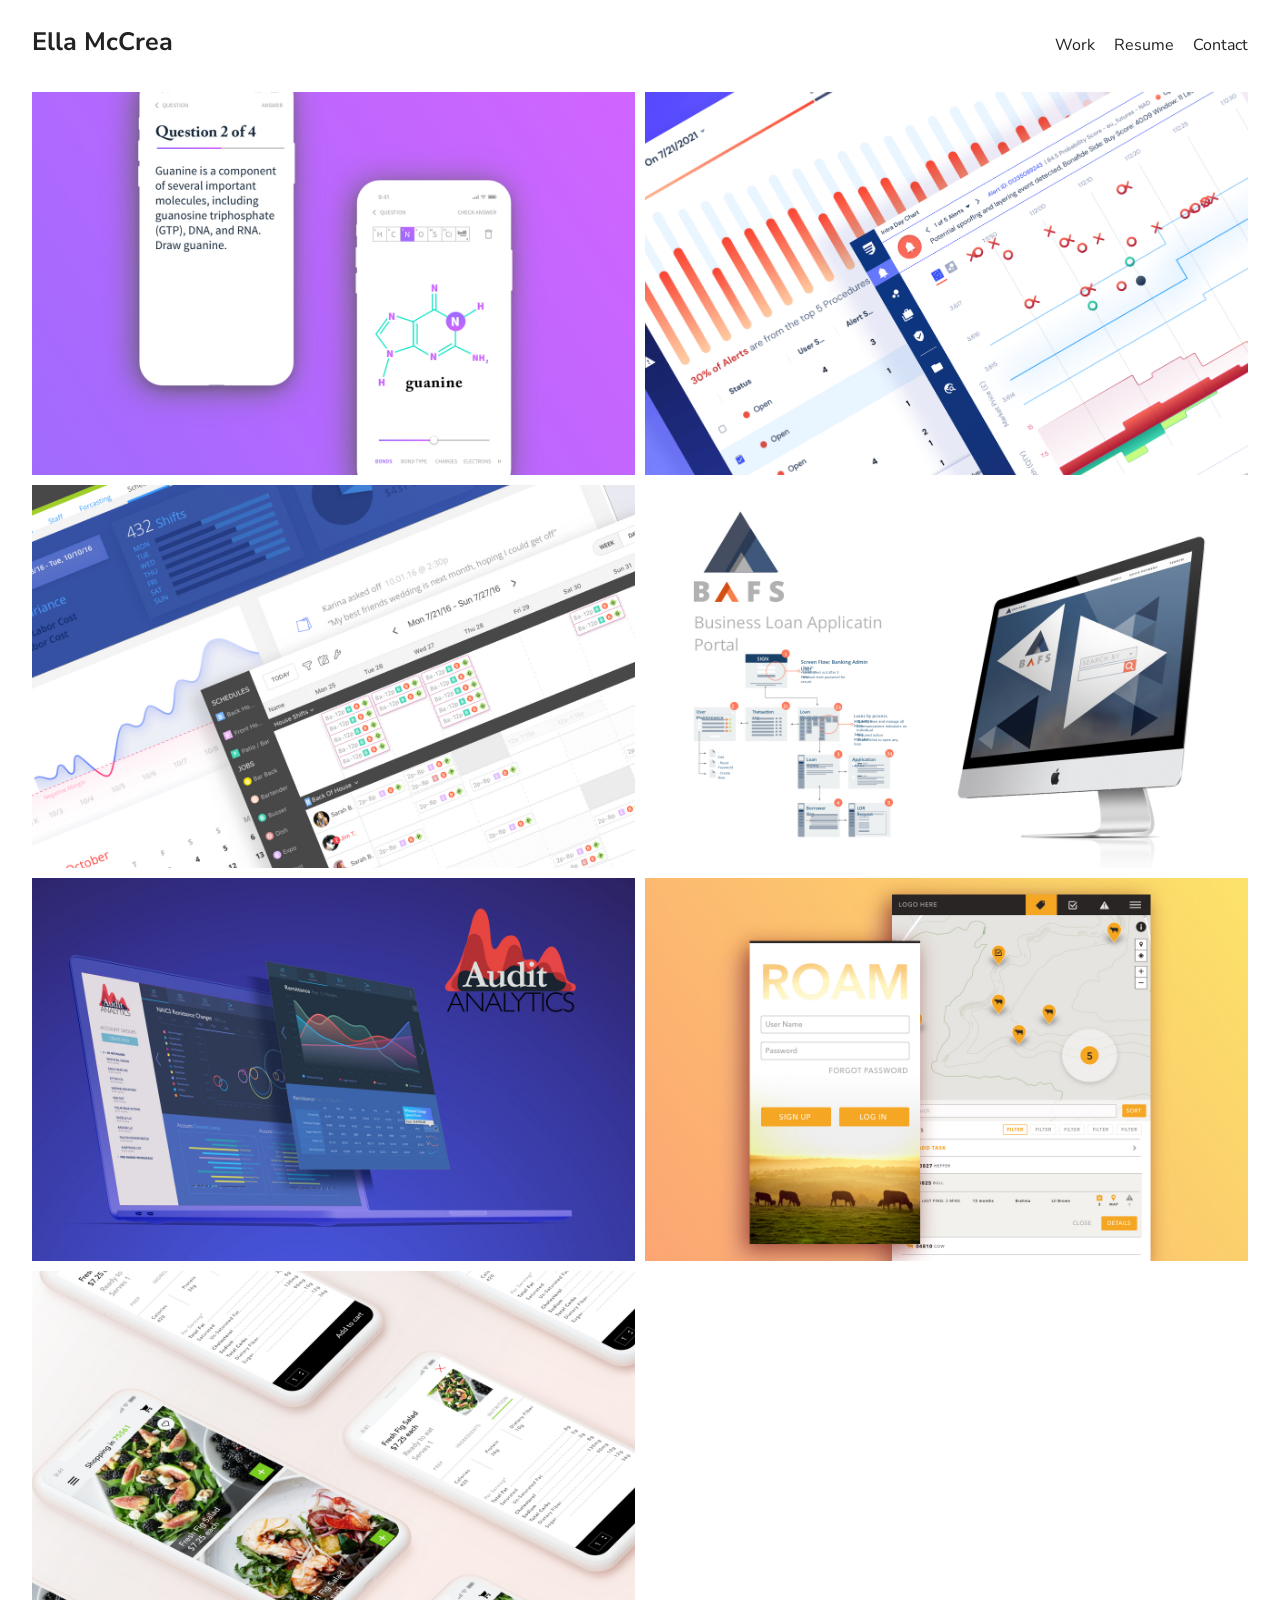
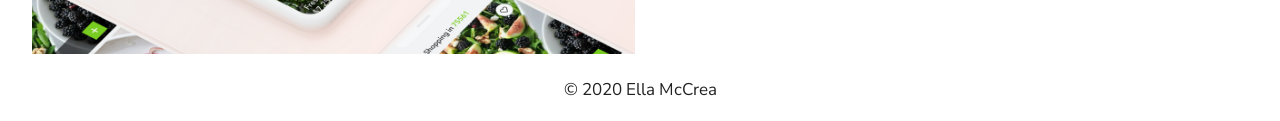
<file: index.html>
<!DOCTYPE html>
<html>
    <head>
    	<!-- This is how you create notes that aren't rendered by the browser -->
        <!-- head definitions go here -->
        <!-- there are usually meta tags in here that are used by the search engine -->
        <meta charset="UTF-8">
        <meta name="viewport" content="width=device-width,initial-scale=1">
        <title> Ella McCrea Portfolio</title>
        <link rel="stylesheet" href="">
        <link rel="stylesheet" href="style.css">
        <!-- <link rel="stylesheet" href="framework.css"> -->
        <link href="https://fonts.googleapis.com/css2?family=Nunito+Sans:ital,wght@0,400;0,600;0,800;1,400;1,600&display=swap" rel="stylesheet">
        <!-- ^ external style sheet link -->
    </head>
    <body>
      <section class="containerFluid nav-container">
        <nav class="website-heading">
            <h1 id="website-heading"><a href="#">Ella McCrea</a></h1>
            <ul class="listStyleNone">
                <li><a href="..">Work</a></li>
                <li><a href="images/EllaMcCrea-Resume.pdf" target="_blank">Resume</a></li>
                <li><a href="mailto:lisafrank66@gmail.com?subject=I%20visited%20your%20website">Contact</a></li>
            </ul>
        </nav>
      </section>
      <main class="containerFluid">
        <section class="portfolio-grid-basic row">

          <div class="colXs6">
            <a id="mole-draw" class="grid-item" href="molecularDrawing.html">
              <img class="expand" src="images/MolecularDrawing.jpg" alt="">
            </a>
          </div>
         <div class="colXs6"> <!--remove and replace with pass word protect underneath--> 
             <a id="compliance" class="gradient-overlay grid-item" href="Compliance.html" onclick="javascript:return validatePass()">
               <img class="expand" src="images/Compliance.png" alt="">
            </a> 
         </div>
  <!-- Password Grid item 
          <div class="colXs6 passwordProtected">
            <div class="security"> 
              <input id='password' type='text' placeholder="Enter Password..." onkeypress="handleKeyPress(event)"/>
              <script>
                  function validatePass(){
                      if(document.getElementById('password').value == 'Validus'){
                          window.location.href = "Compliance.html"; // Redirect on correct password
                          return false; // Prevent default link behavior
                      }else{
                          alert('incorrect password, contact author');
                          return false; // Stay on the page for incorrect password
                      }
                  }

                  function handleKeyPress(event) {
                    if (event.key === 'Enter') {
                      validatePass(); // Call validatePass function when Enter is pressed
                    }
                  }
              </script>
            </div> 
            <a id="compliance" class="gradient-overlay grid-item" href="Compliance.html" onclick="javascript:return validatePass()">
               <img class="expand" src="images/Compliance.png" alt="">
            </a>  
          </div>
     End Password Grid item --> 
          <div class="colXs6">
            <a id="scheduler" class="grid-item" href="scheduler.html">
              <img class="expand" src="images/Scheduler.jpg" alt="">
            </a>
          </div>
          <div class="colXs6">
            <a id="bafs" class="grid-item" href="BAFS.html">
              <img class="expand" src="images/Bafs.jpg" alt="">
            </a>
          </div>
          <div class="colXs6">
            <a id="audit-analytics" class="grid-item" href="auditAnalytics.html">
              <img class="expand" src="images/AuditAnalytics.jpg" alt="">
            </a>
          </div>
          <div class="colXs6">
            <a id="roam" class="grid-item" href="Ranching.html">
              <img class="expand" src="images/Roam.jpg" alt="">
            </a>
          </div>
          <div class="colXs6">
            <a id="heb" class="grid-item" href="MealKit.html">
              <img class="expand" src="images/HEB.jpg" alt="">
            </a>
          </div>
        </section>
      </main>
      
      <footer class="containerFluid">
        <section class="row">
          <div class="colXs12 text-center"><small class="text-center">&copy; 2020 Ella McCrea</small></div>
        </section>
      </footer>
            
        <!-- the content goes here -->
        <script src=""></script> <!-- java script and other things are usually added either at the end of the webs page like this or they are added in at the top with the link elements -->
    </body>
</html>
</file>
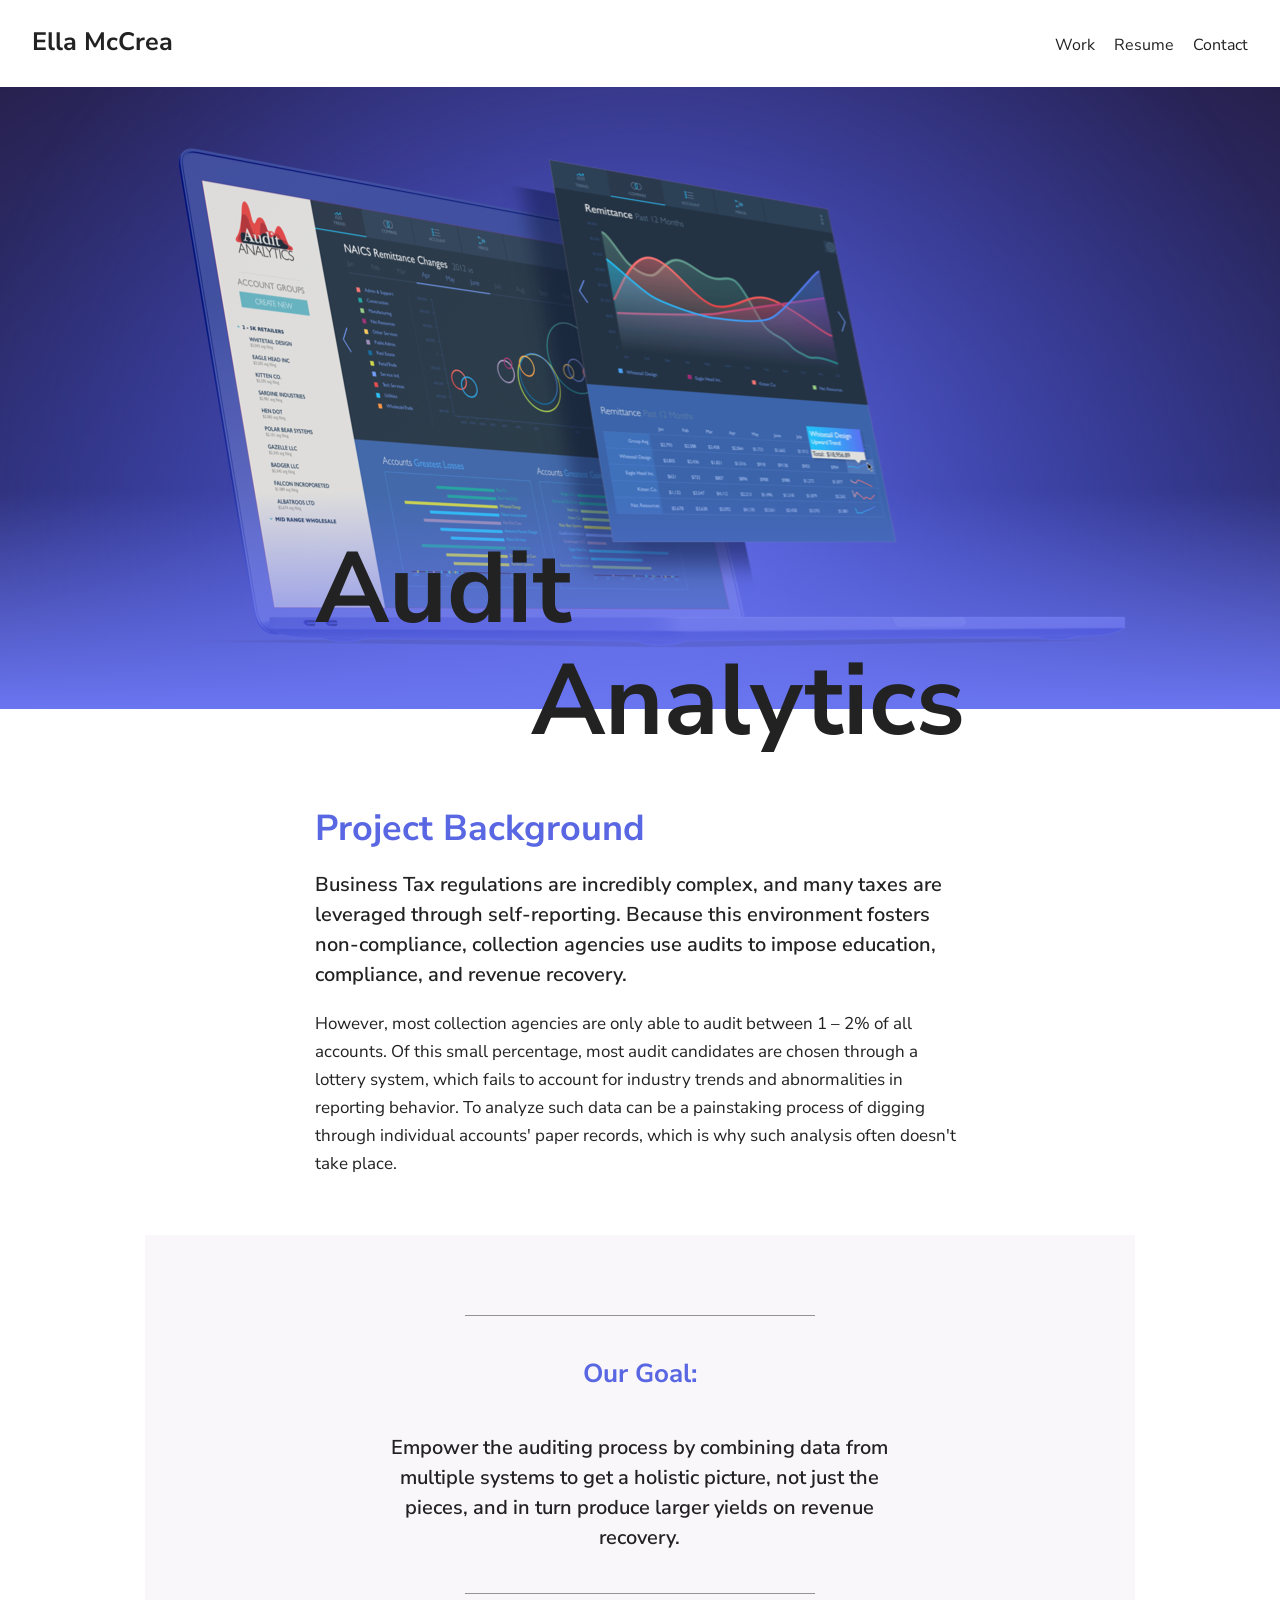
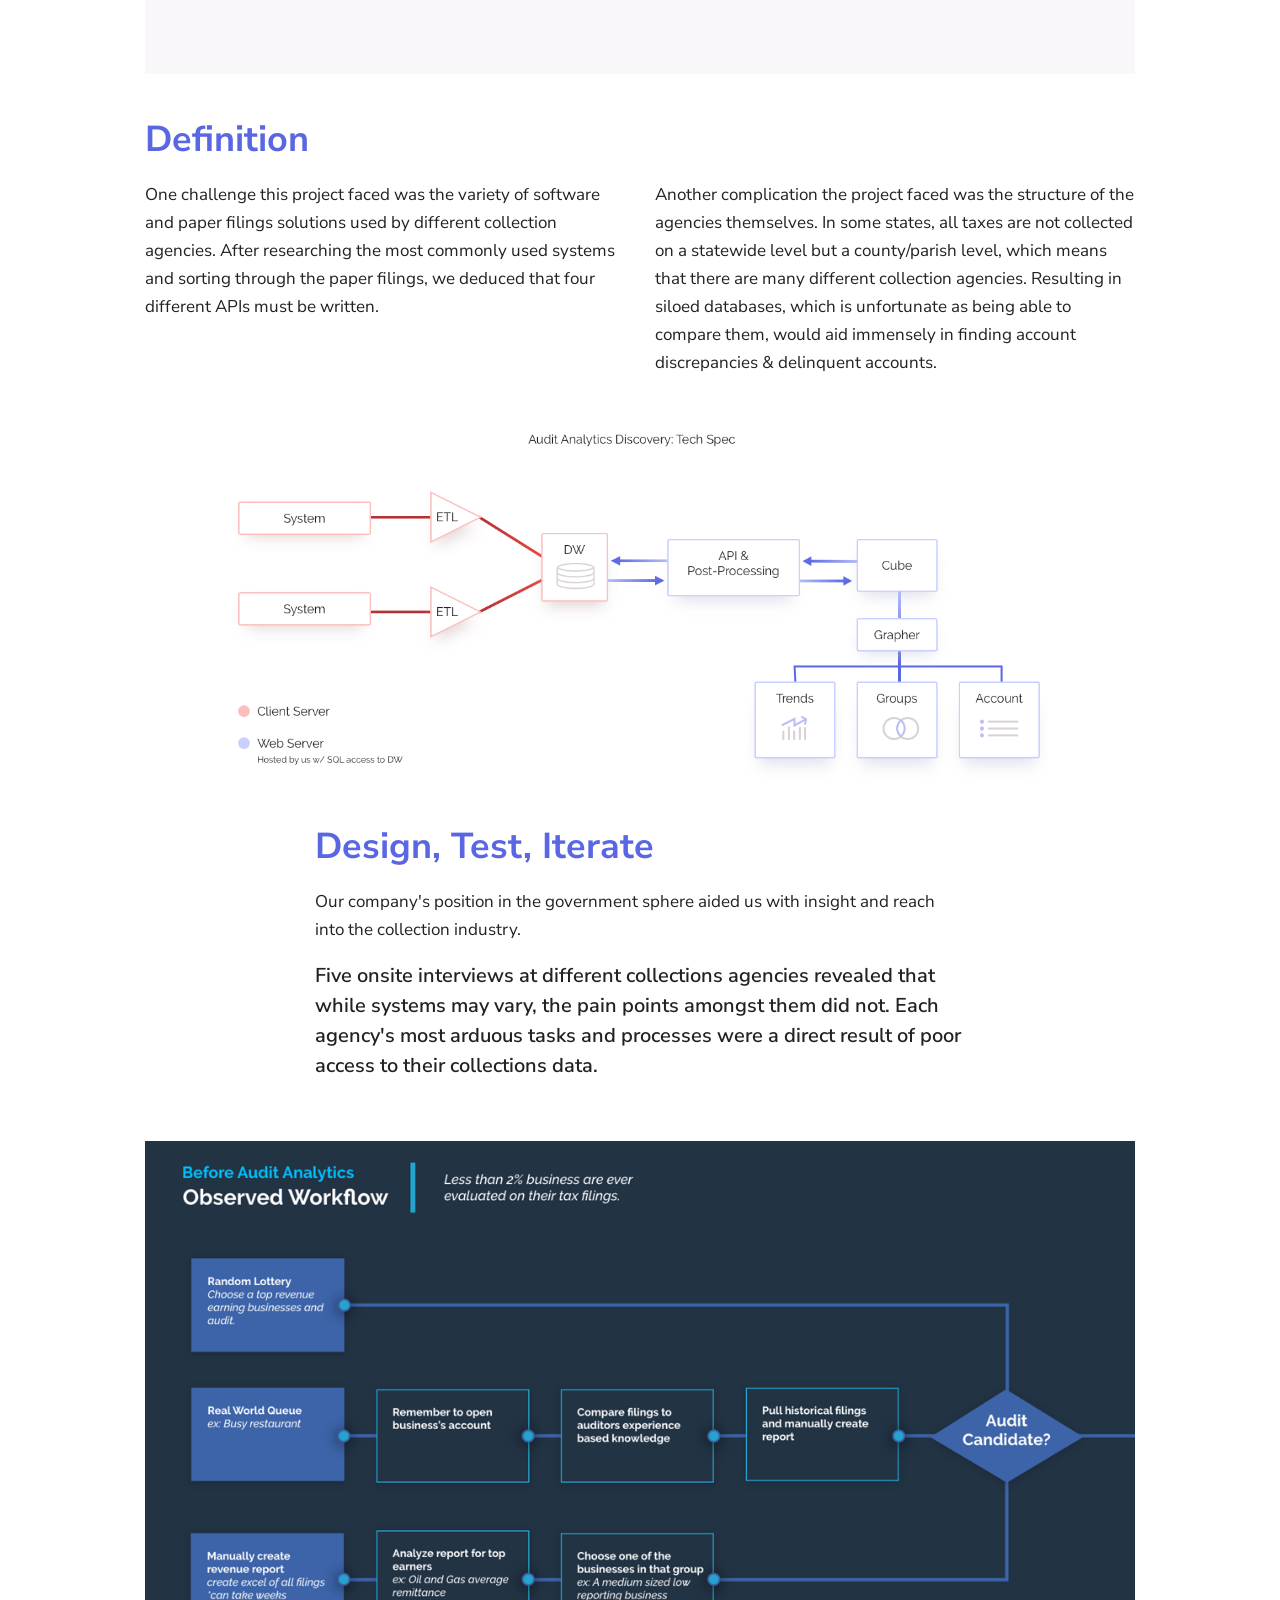
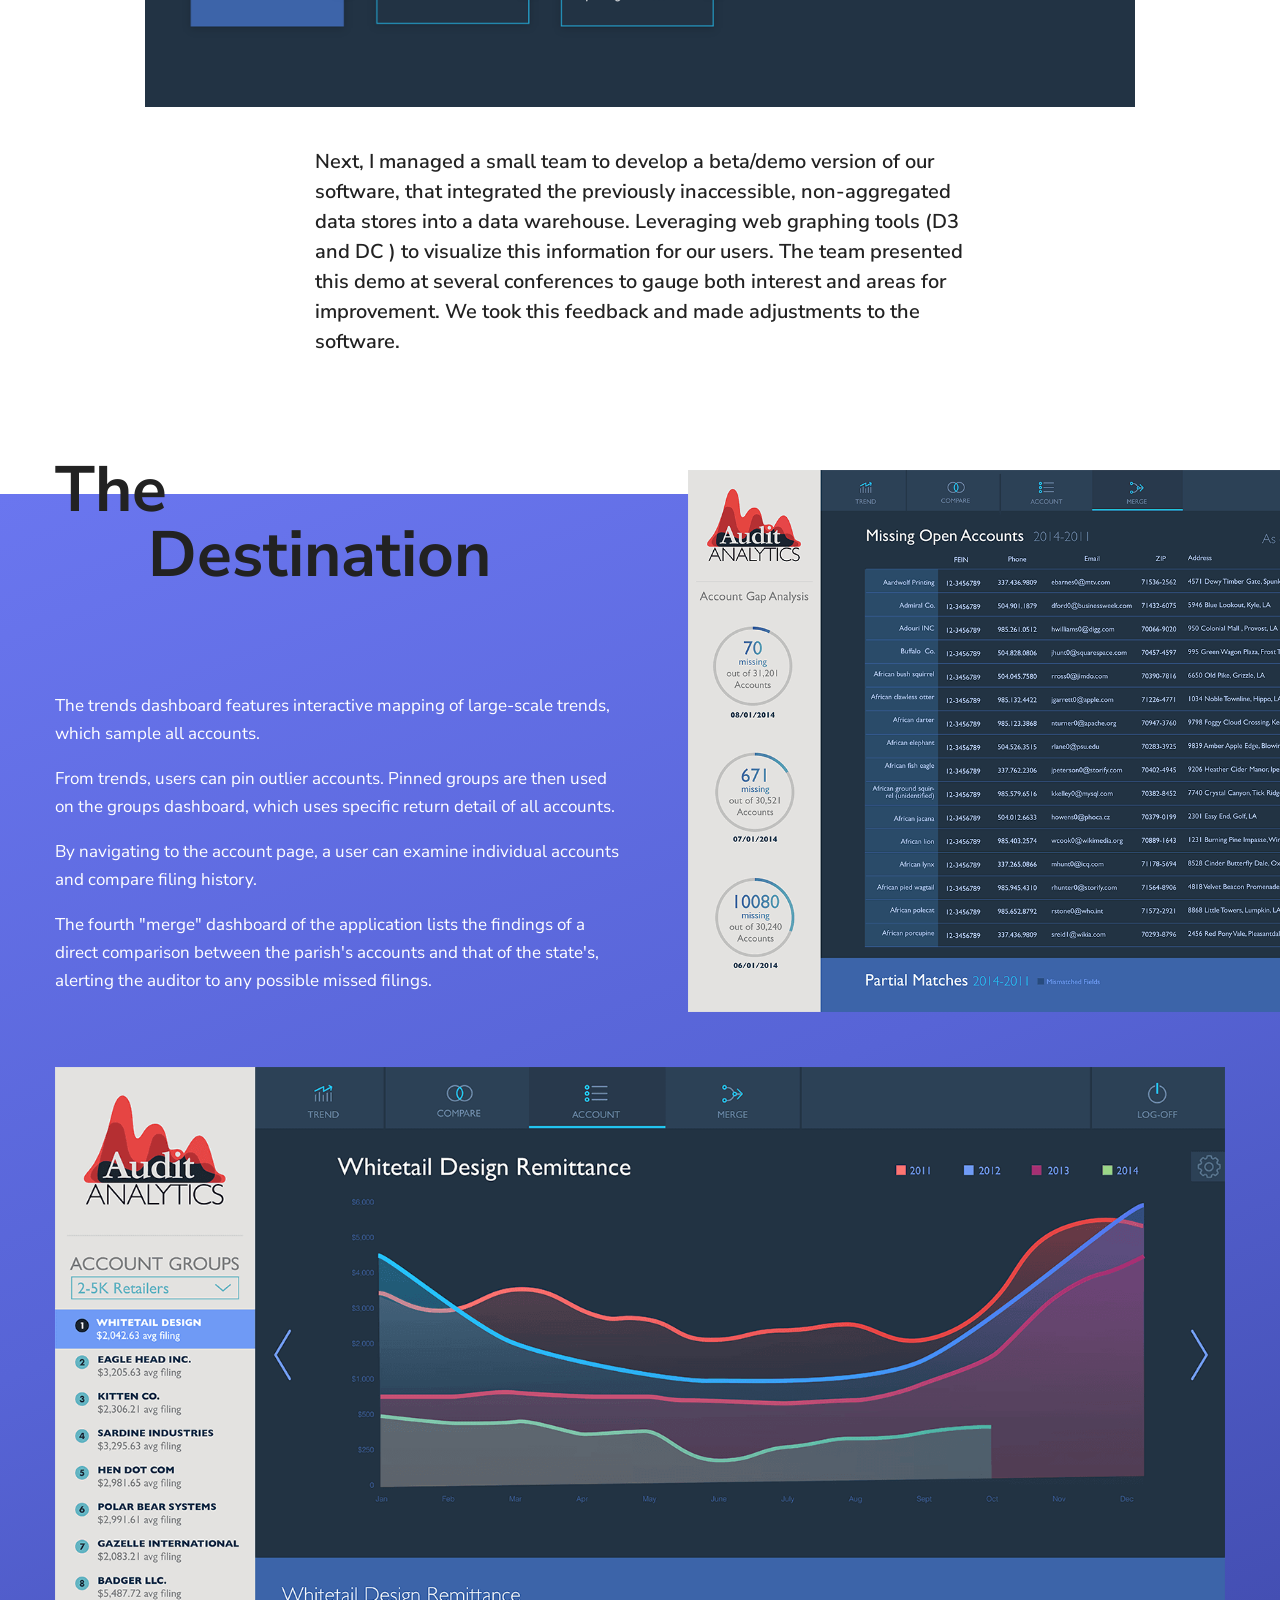
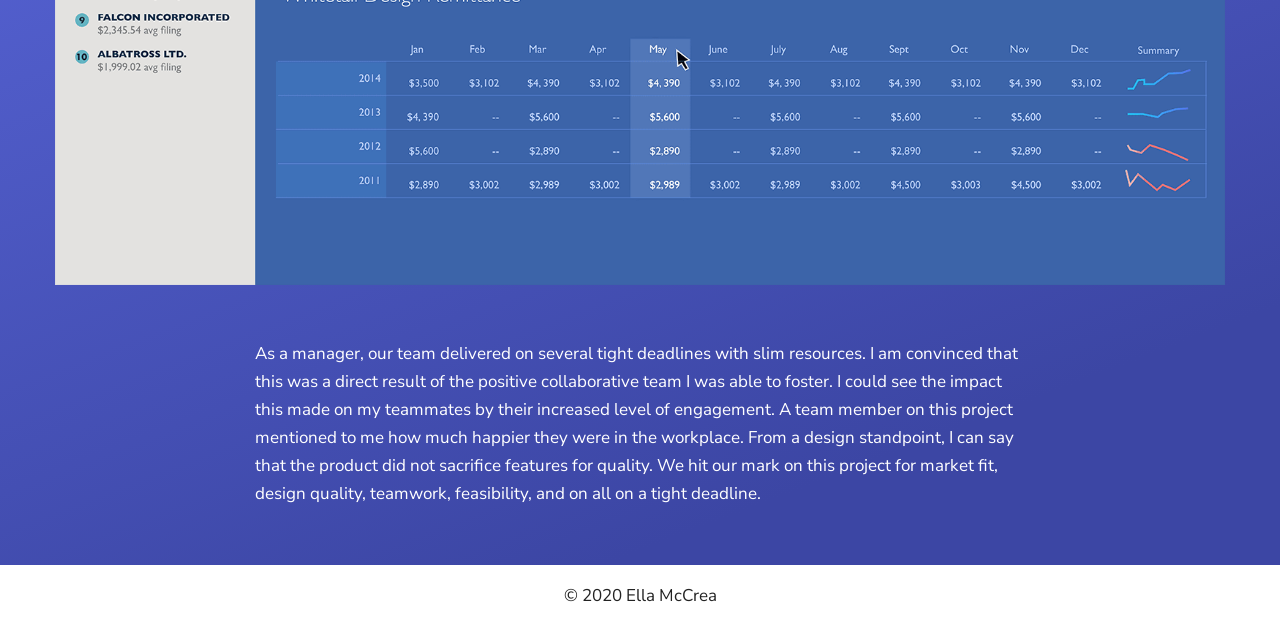
<file: auditAnalytics.html>
<!DOCTYPE html>
<html>
    <head>
    	<!-- This is how you create notes that aren't rendered by the browser -->
        <!-- head definitions go here -->
        <!-- there are usually meta tags in here that are used by the search engine -->
        <meta charset="UTF-8">
        <meta name="viewport" content="width=device-width,initial-scale=1">
        <title> Ella McCrea Portfolio</title>
        <link rel="stylesheet" href="style.css">
        <link rel="stylesheet" href="auditAnalytics.css">
        <!-- <link rel="stylesheet" href="framework.css"> -->
        <link href="https://fonts.googleapis.com/css2?family=Nunito+Sans:ital,wght@0,400;0,600;0,800;1,400;1,600&display=swap" rel="stylesheet">
        <!-- ^ external style sheet link -->
    </head>
    <body class="auditAnalytics">
      <section class="containerFluid nav-container">
        <nav class="website-heading">
            <h1 id="website-heading"><a href="index.html">Ella McCrea</a></h1>
            <ul class="listStyleNone">
                <li><a href="..">Work</a></li>
                <li><a href="images/EllaMcCrea-Resume.pdf" target="_blank">Resume</a></li>
                <li><a href="mailto:lisafrank66@gmail.com?subject=I%20visited%20your%20website">Contact</a></li>
            </ul>
        </nav>
      </section>
      
    <div class="hero containerFluid">
	      	<section class="row textCenter">
	      		<h1 class="headerLine"><span class="left">Audit</span><span class="right">Analytics</span></h1>
	      	</section>
	</div>
	<main class="container">
      	<section class="row background">
      		<h2 class="colXs12 colMd8 colMdOffset2">Project Background</h2>
      		<p class="lg colXs12 colMd8 colMdOffset2">Business Tax regulations are incredibly complex, and many taxes are leveraged through self-reporting. Because this environment fosters non-compliance, collection agencies use audits to impose education, compliance, and revenue recovery.</p>
      		<p class="colXs12 colMd8 colMdOffset2">However, most collection agencies are only able to audit between 1 – 2% of all accounts. Of this small percentage, most audit candidates are chosen through a lottery system, which fails to account for industry trends and abnormalities in reporting behavior. To analyze such data can be a painstaking process of digging through individual accounts' paper records, which is why such analysis often doesn't take place.</p>
      	</section>
      	<section class="row text-center goal">
      		<h3 class="colXs12 colMd8 colMdOffset2">Our Goal:</h3>
      		<p class="colXs12 colMd8 colMdOffset2 lg">Empower the auditing process by combining data from multiple systems to get a holistic picture, not just the pieces, and in turn produce larger yields on revenue recovery.</p>
      </section>
      <section class="definition">
        <div class="row">
      		<h2 class="colXs12">Definition</h2>
      		<p class="colXs12 colSm6">One challenge this project faced was the variety of software and paper filings solutions used by different collection agencies. After researching the most commonly used systems and sorting through the paper filings, we deduced that four different APIs must be written.
          </p>
      		<p class="colXs12 colSm6">Another complication the project faced was the structure of the agencies themselves. In some states, all taxes are not collected on a statewide level but a county/parish level, which means that there are many different collection agencies. Resulting in siloed databases, which is unfortunate as being able to compare them, would aid immensely in finding account discrepancies & delinquent accounts. </p>
        </div> <!-- end row -->
        <div class="row">
        			<img class="text-center Pad40 PadB40 colXs12  colXsOffset0 colMd10 colMdOffset1" src="images/AuditAnalytics-Flow.png" alt="technical design">
      	</div>

        <section>
          <div class="row">
              <h2 class="colXs12 colMd8 colMdOffset2">Design, Test, Iterate</h2>
              <p class="colXs12 colMd8 colMdOffset2">Our company's position in the government sphere aided us with insight and reach into the collection industry.</p>

              <p class="colXs12 colMd8 colMdOffset2 lg">Five onsite interviews at different collections agencies revealed that while systems may vary, the pain points amongst them did not. Each agency's most arduous tasks and processes were a direct result of poor access to their collections data.</p>
          </div> <!-- end row -->
          <div class="row">
                <img class="text-center Pad40 PadB40 colXs12" src="images/AuditAnalytics-Flow2.png" alt="project flow">
          </div> <!-- end row -->
          <div class="row">
               <p class="colXs12 colMd8 colMdOffset2 lg"> Next, I managed a small team to develop a beta/demo version of our software, that integrated the previously inaccessible, non-aggregated data stores into a data warehouse. Leveraging web graphing tools (D3 and DC ) to visualize this information for our users. The team presented this demo at several conferences to gauge both interest and areas for improvement. We took this feedback and made adjustments to the software. </p>

          </div> <!-- end row -->
        </section>
      </main>

      <section class="containerFluid last">
      		<div class="destination row">
        		<div class="colXs12 colSm8 colSmOffset2 colMd6 colMdOffset0">
        				<h3 class="headerLine"><span class="left">The</span><span class="right">Destination</span></h3>
  		      			<p class="white Pad40">
                    The trends dashboard features interactive mapping of large-scale trends, which sample all accounts.
                  </p>
                  <p class="white">
                    From trends, users can pin outlier accounts. Pinned groups are then used on the groups dashboard, which uses specific return detail of all accounts. 
                  </p>
                  <p class="white">
                    By navigating to the account page, a user can examine individual accounts and compare filing history.
                  </p>
                  <p class="white"> 
                    The fourth "merge" dashboard of the application lists the findings of a direct comparison between the parish's accounts and that of the state's, alerting the auditor to any possible missed filings.
                  </p>
  		      </div>
            <img src="images/AuditAnalytics-Footer1.png" alt="final app">
      		</div> <!-- end row -->
          
          <div class="row">
            <img class="colXs12 Pad40" src="images/AuditAnalytics-Footer2.png" alt="final app">
            <p class="colXs12 colMd8 colMdOffset2 white Pad40 PadB40">As a manager, our team delivered on several tight deadlines with slim resources. I am convinced that this was a direct result of the positive collaborative team I was able to foster. I could see the impact this made on my teammates by their increased level of engagement. A team member on this project mentioned to me how much happier they were in the workplace. From a design standpoint, I can say that the product did not sacrifice features for quality. We hit our mark on this project for market fit, design quality, teamwork, feasibility, and on all on a tight deadline.</p>
          </div> <!-- end row -->
      	</div>
      </section>
      <footer class="containerFluid">
        <section class="row">
          <div class="colXs12 text-center"><small class="text-center">© 2020 Ella McCrea</small></div>
        </section>
      </footer>
    </body>
  </html>
</file>
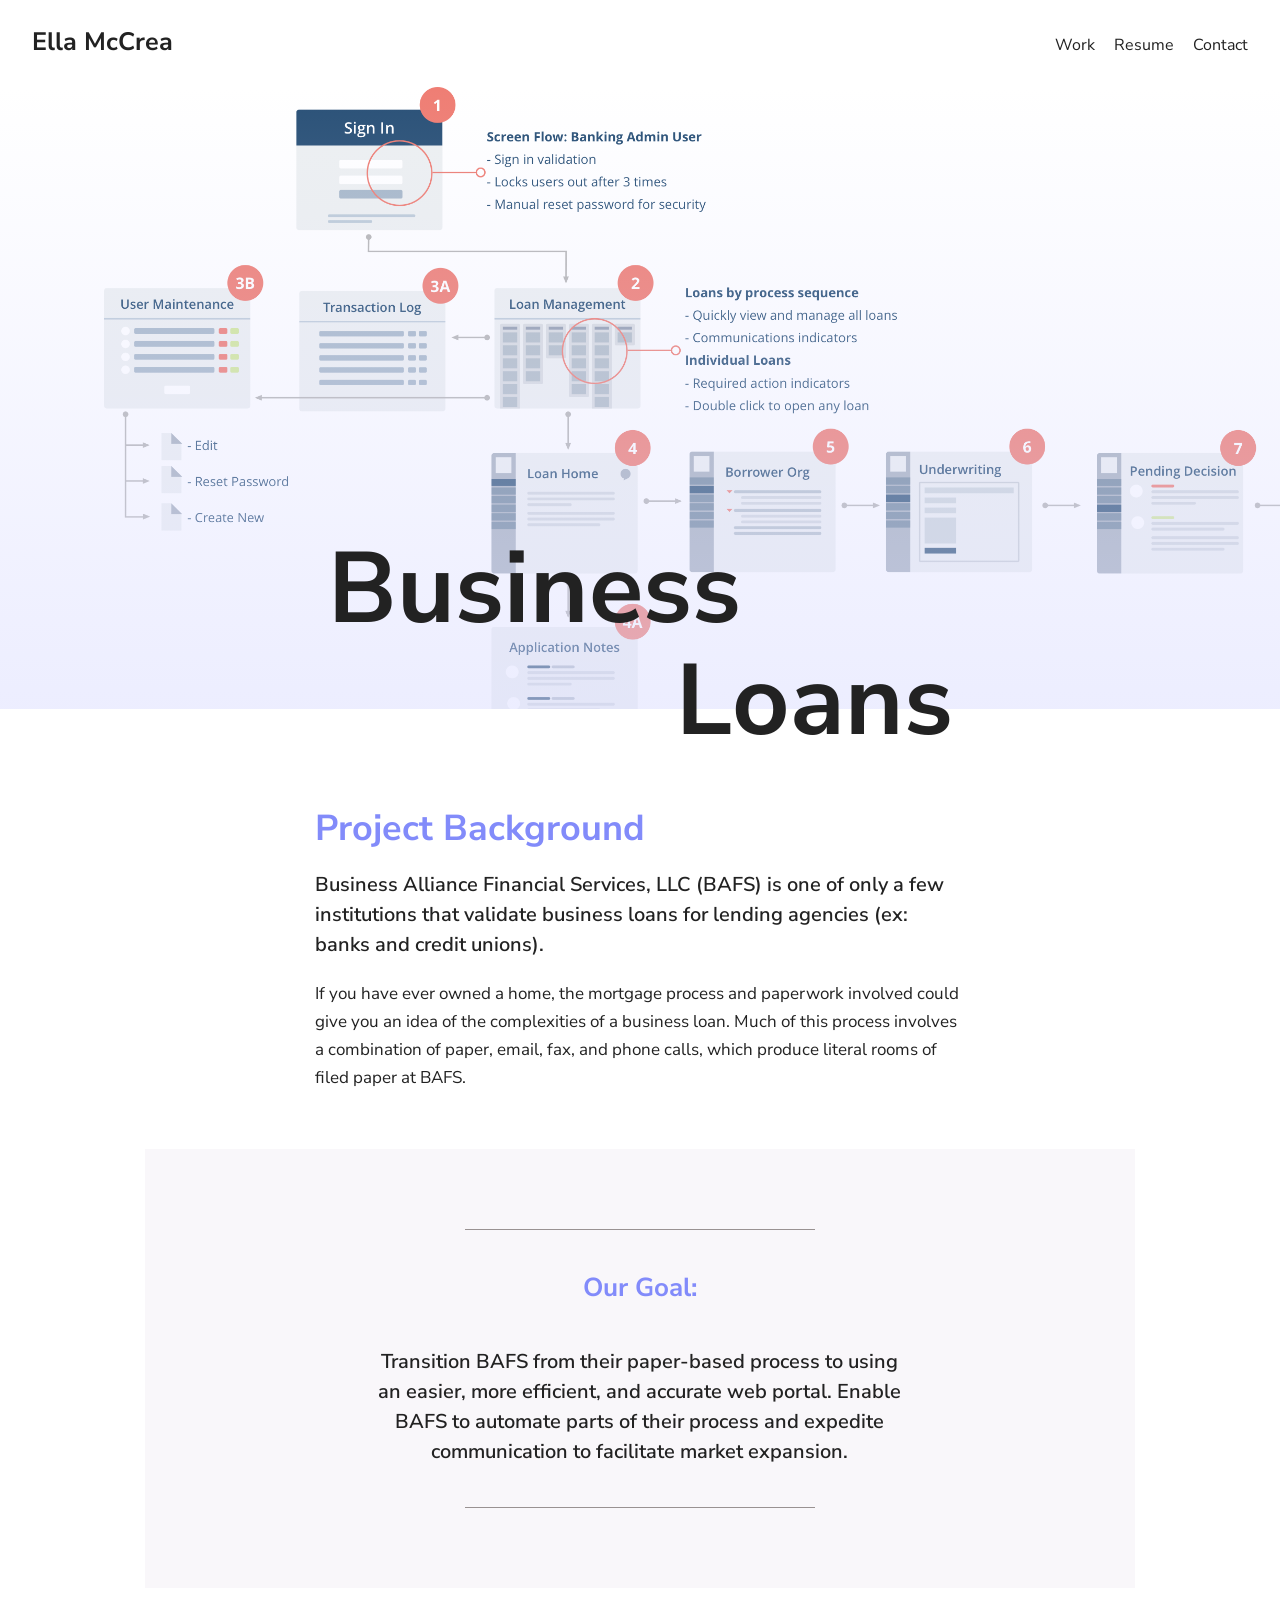
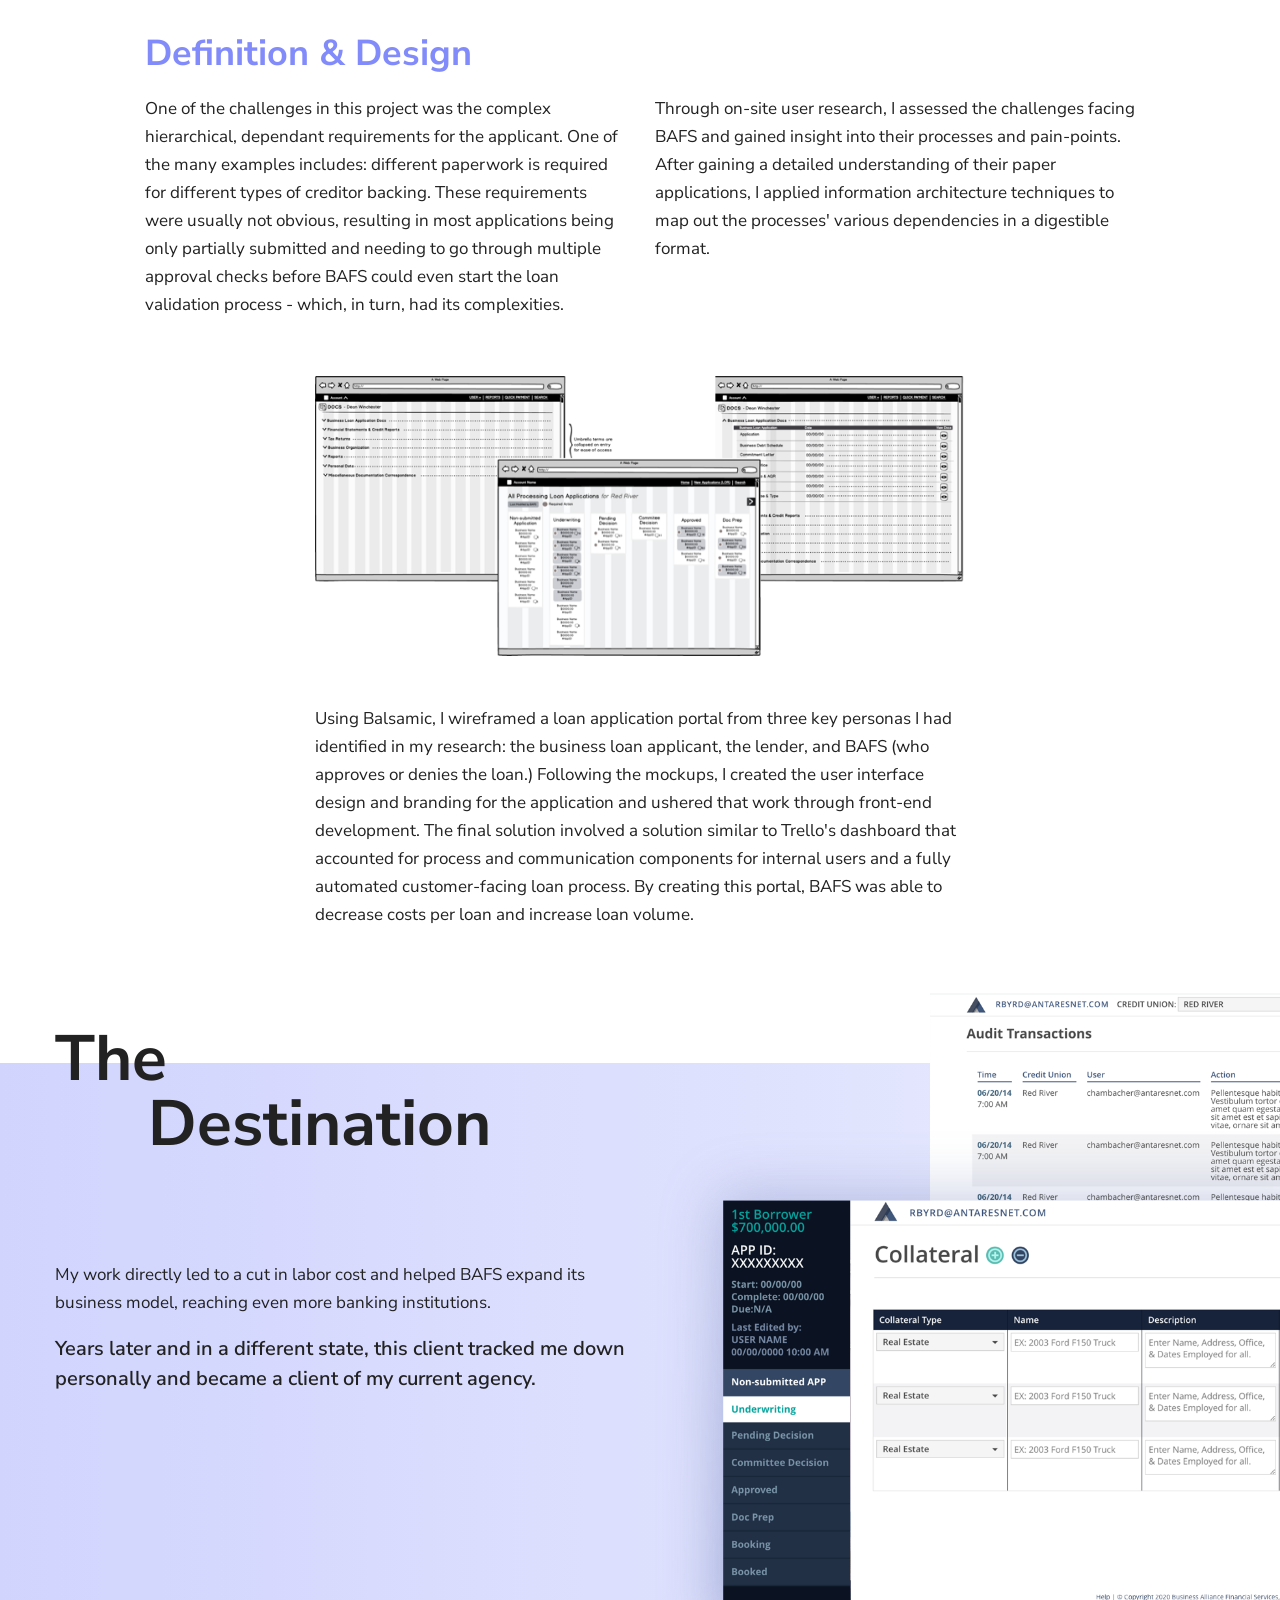
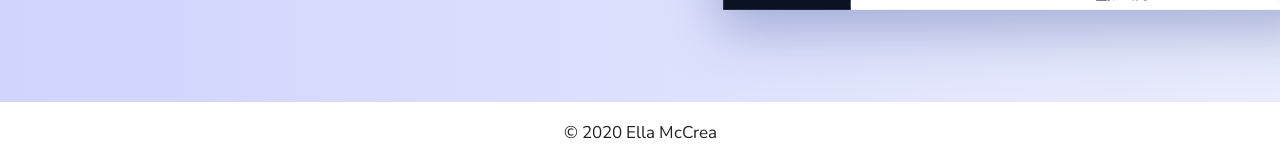
<file: BAFS.html>
<!DOCTYPE html>
<html>
    <head>
    	<!-- This is how you create notes that aren't rendered by the browser -->
        <!-- head definitions go here -->
        <!-- there are usually meta tags in here that are used by the search engine -->
        <meta charset="UTF-8">
        <meta name="viewport" content="width=device-width,initial-scale=1">
        <title> Ella McCrea Portfolio</title>
        <link rel="stylesheet" href="style.css">
        <link rel="stylesheet" href="BAFS.css">
        <!-- <link rel="stylesheet" href="framework.css"> -->
        <link href="https://fonts.googleapis.com/css2?family=Nunito+Sans:ital,wght@0,400;0,600;0,800;1,400;1,600&display=swap" rel="stylesheet">
        <!-- ^ external style sheet link -->
    </head>
    <body class="BAFS">
      <section class="containerFluid nav-container">
        <nav class="website-heading">
            <h1 id="website-heading"><a href="index.html">Ella McCrea</a></h1>
            <ul class="listStyleNone">
                <li><a href="..">Work</a></li>
                <li><a href="images/EllaMcCrea-Resume.pdf" target="_blank">Resume</a></li>
                <li><a href="mailto:lisafrank66@gmail.com?subject=I%20visited%20your%20website">Contact</a></li>
            </ul>
        </nav>
      </section>
      
    <div class="hero containerFluid">
	      	<section class="row textCenter">
	      		<h1 class="headerLine"><span class="left">Business</span><span class="right">Loans</span></h1>
	      	</section>
	</div>
	<main class="container">
      	<section class="row background">
      		<h2 class="colXs12 colMd8 colMdOffset2">Project Background</h2>
      		<p class="lg colXs12 colMd8 colMdOffset2">Business Alliance Financial Services, LLC (BAFS) is one of only a few institutions that validate business loans for lending agencies (ex: banks and credit unions).</p>
      		<p class="colXs12 colMd8 colMdOffset2">If you have ever owned a home, the mortgage process and paperwork involved could give you an idea of the complexities of a business loan. Much of this process involves a combination of paper, email, fax, and phone calls, which produce literal rooms of filed paper at BAFS.</p>
      	</section>
      	<section class="row text-center goal">
      		<h3 class="colXs12 colMd8 colMdOffset2">Our Goal:</h3>
      		<p class="colXs12 colMd8 colMdOffset2 lg">Transition BAFS from their paper-based process to using an easier, more efficient, and accurate web portal. Enable BAFS to automate parts of their process and expedite communication to facilitate market&nbsp;expansion.</p>
      </section>
      <section class="definition">
        <div class="row">
      		<h2 class="colXs12">Definition & Design</h2>
      		<p class="colXs12 colSm6">One of the challenges in this project was the complex hierarchical, dependant requirements for the applicant. One of the many examples includes: different paperwork is required for different types of creditor backing. These requirements were usually not obvious, resulting in most applications being only partially submitted and needing to go through multiple approval checks before BAFS could even start the loan validation process - which, in turn, had its complexities. 
          </p>
      		<p class="colXs12 colSm6">Through on-site user research, I assessed the challenges facing BAFS and gained insight into their processes and pain-points. After gaining a detailed understanding of their paper applications, I applied information architecture techniques to map out the processes' various dependencies in a digestible format. </p>
        </div> <!-- end row -->
        <div class="row">
            <div class="colXs12 colMd8 colMdOffset2">
        			<img class="text-center Pad40 PadB40" src="images/BAFS-mockups.png" alt="quotation decoration">
        			<p>Using Balsamic, I wireframed a loan application portal from three key personas I had identified in my research: the business loan applicant, the lender, and BAFS (who approves or denies the loan.) Following the mockups, I created the user interface design and branding for the application and ushered that work through front-end development. The final solution involved a solution similar to Trello's dashboard that accounted for process and communication components for internal users and a fully automated customer-facing loan process. By creating this portal, BAFS was able to decrease costs per loan and increase loan volume.
              </p>
            </div>
      	</div>
      </main>
      <section class="containerFluid last">
      		<div class="row">
      		<div class="colXs12 colSm8 colSmOffset2 colMd6 colMdOffset0">
      				<h3 class="headerLine"><span class="left">The</span><span class="right">Destination</span></h3>
		      			<p class="Pad40">My work directly led to a cut in labor cost and helped BAFS expand its business model, reaching even more banking institutions.</p>
                <p class="lg">
                  Years later and in a different state, this client tracked me down personally and became a client of my current agency.
                </p>
		      </div>
		      <div class="colXs12 colMd6">
                <img src="images/BAFS-footer.png" alt="final app" class="final-app">
              </div>
      		</div>
      	</div>
      </section>
      
      <footer class="containerFluid">
        <section class="row">
          <div class="colXs12 text-center"><small class="text-center">&copy; 2020 Ella McCrea</small></div>
        </section>
      </footer>
    </body>
  </html>
</file>
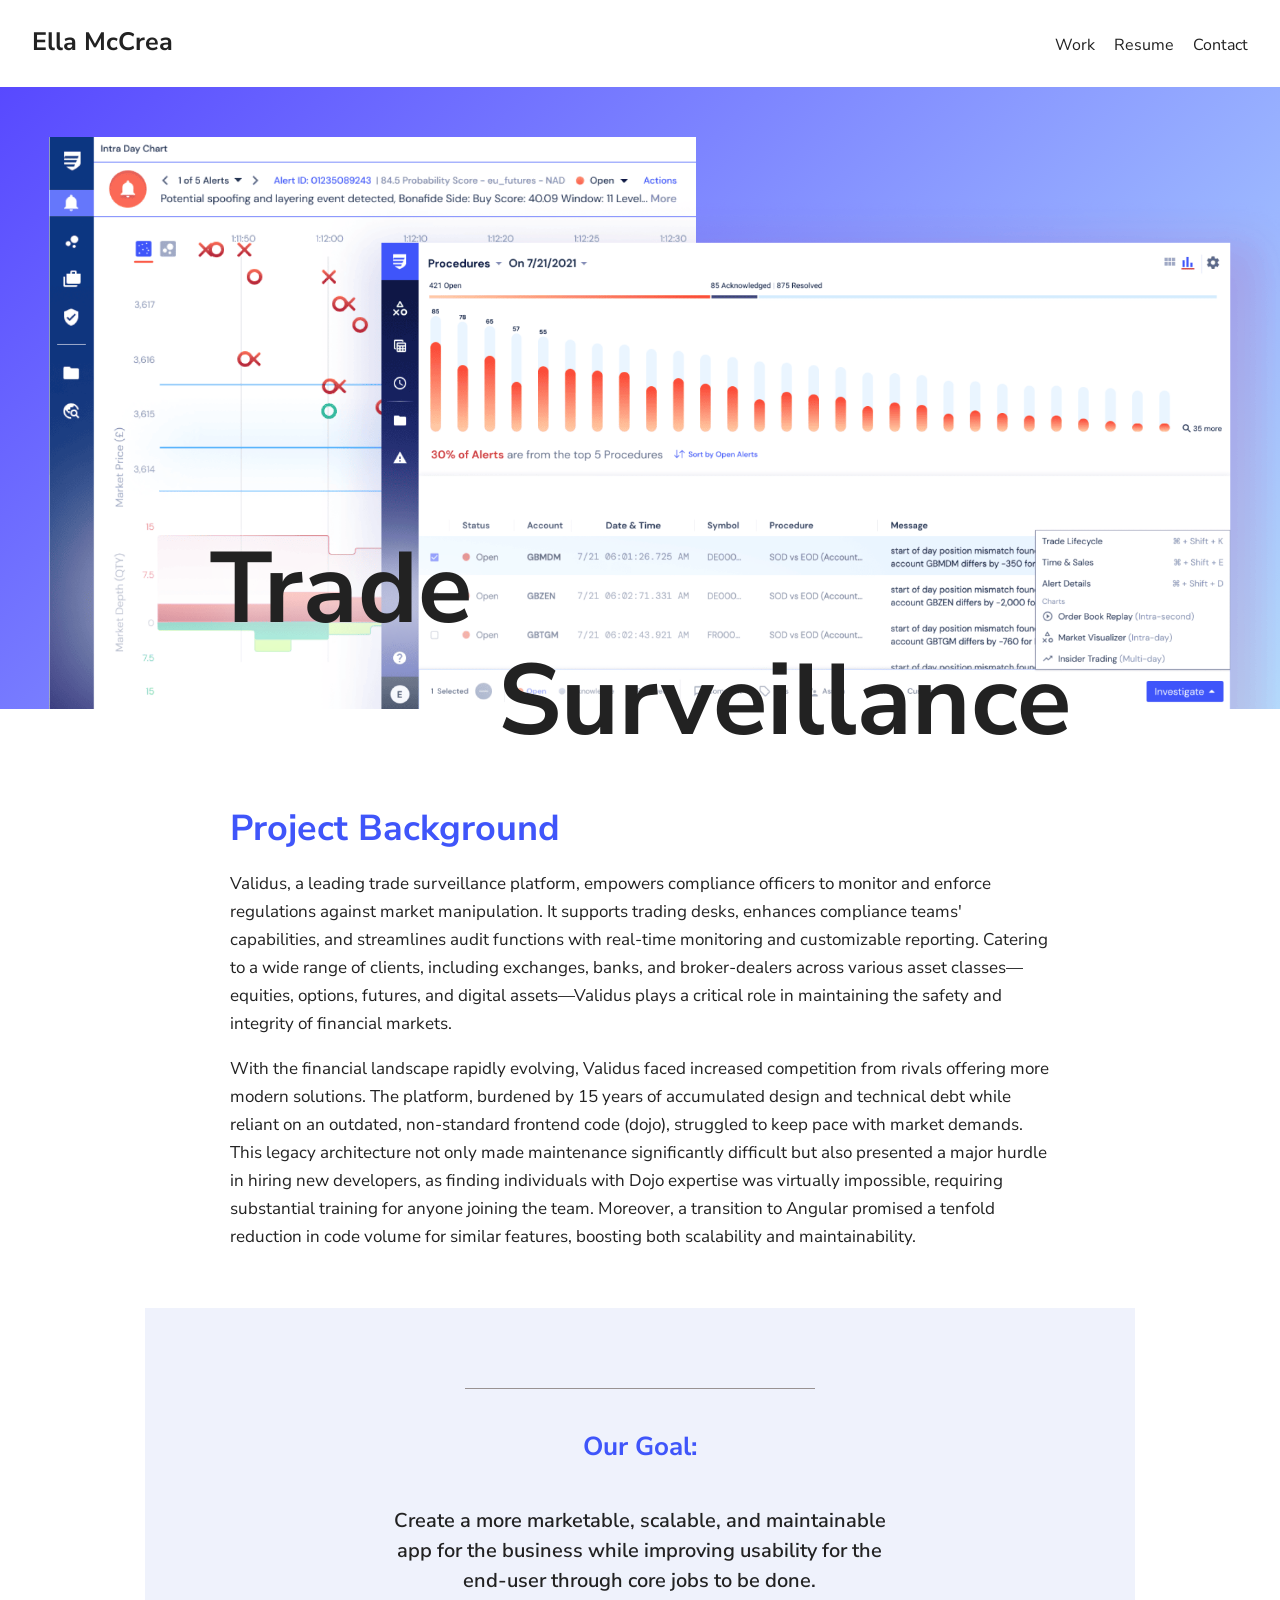
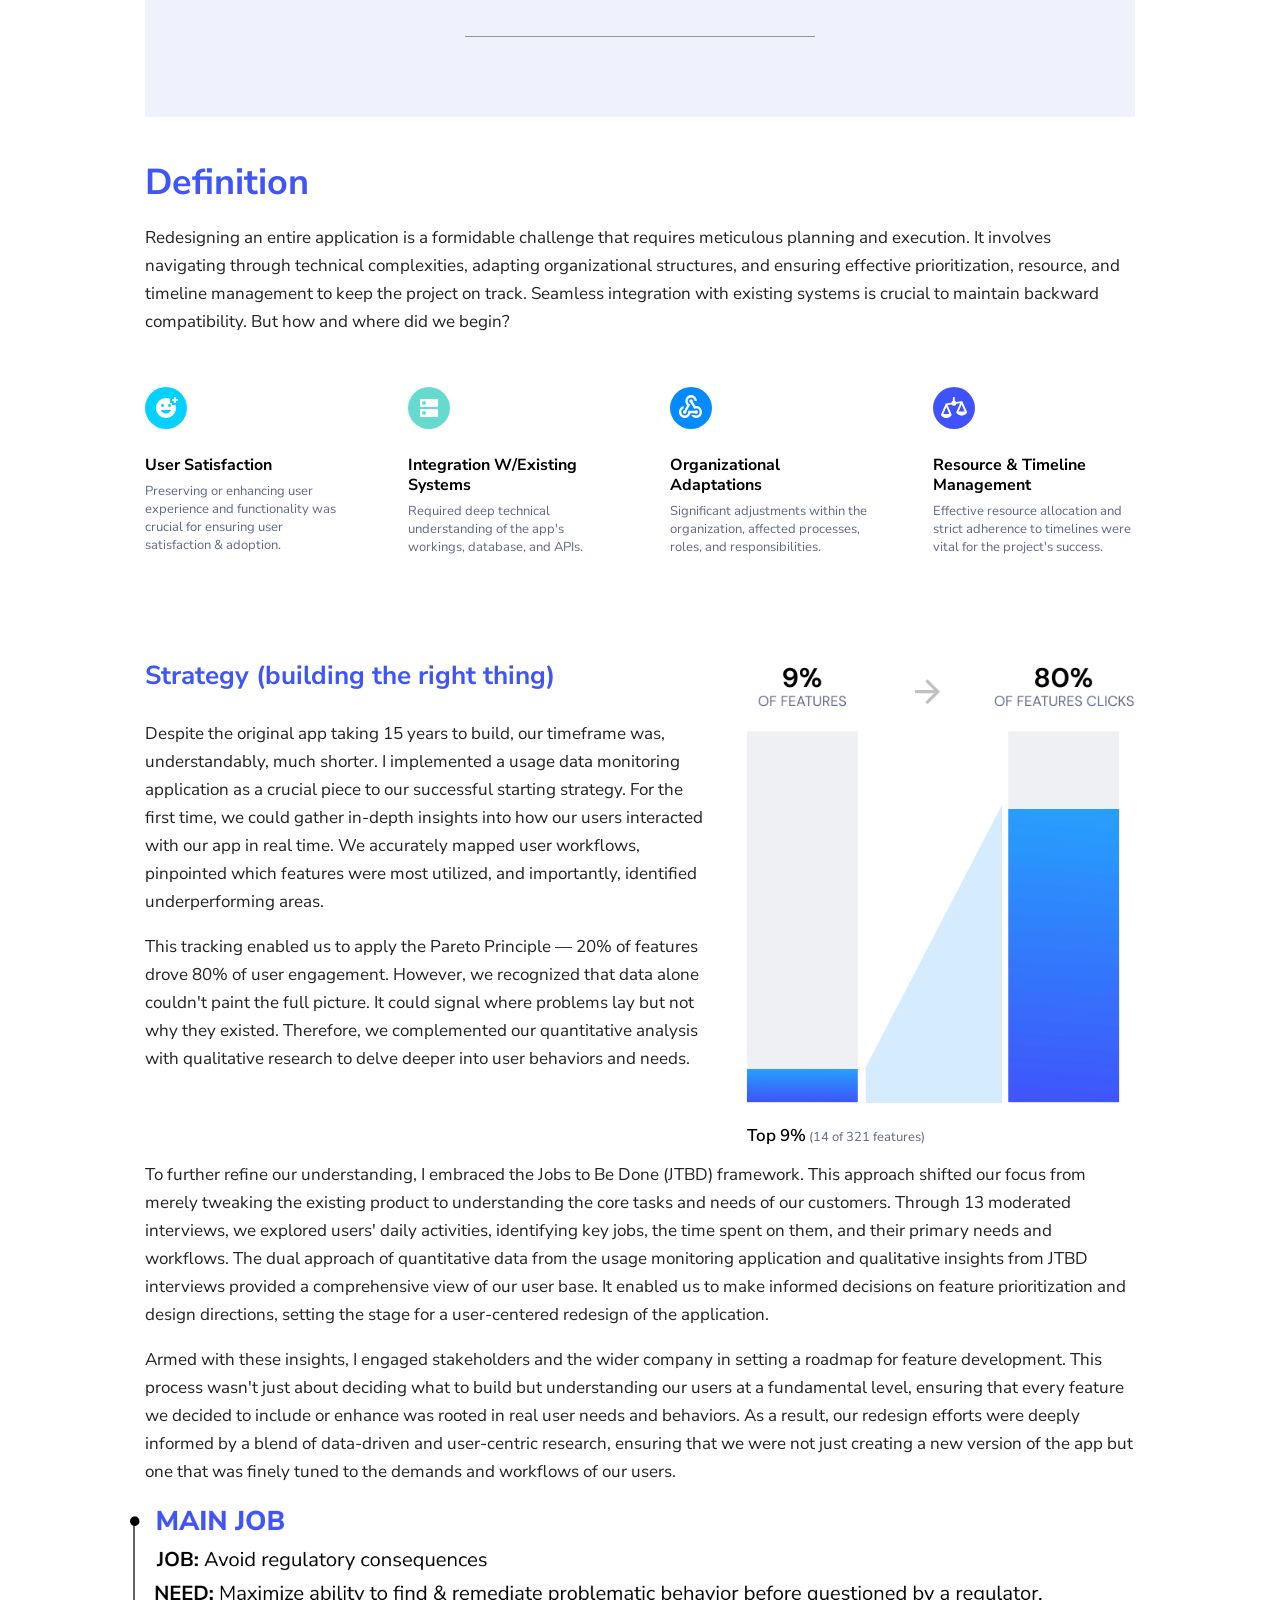
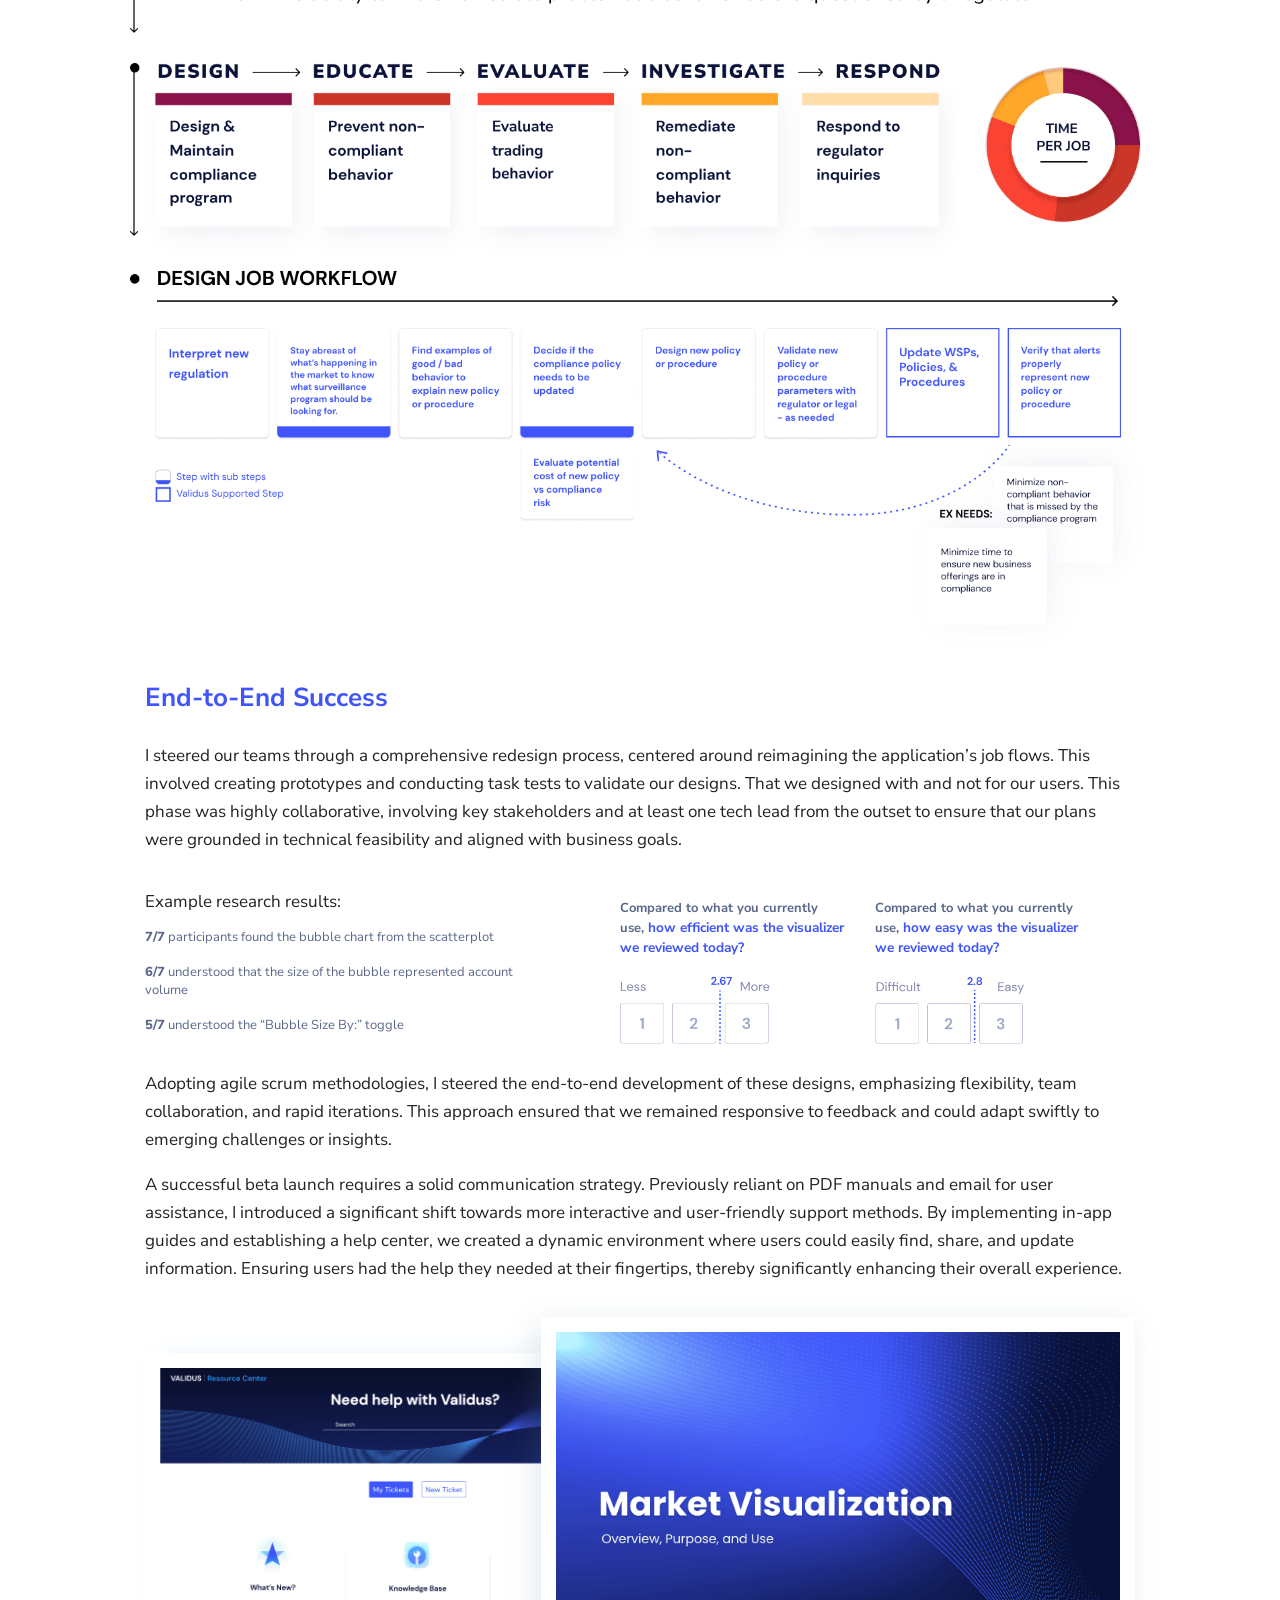
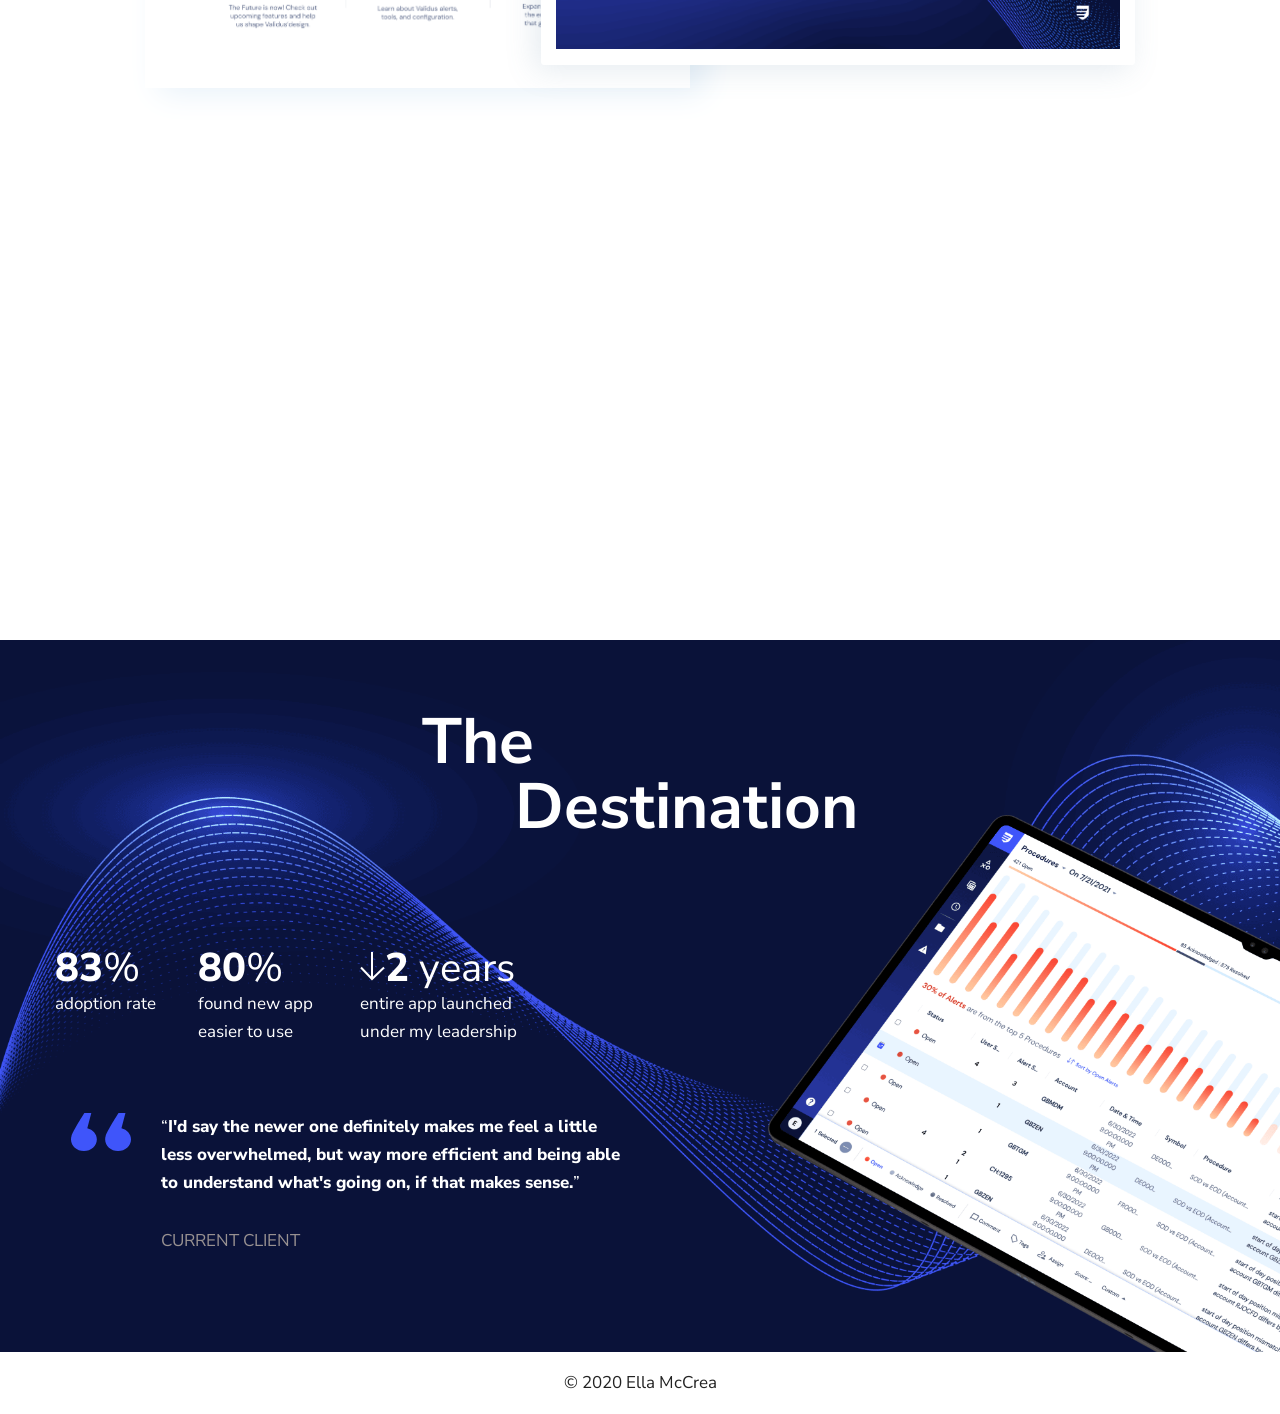
<file: Compliance.html>
<!DOCTYPE html>
<html>
    <head>
    	<!-- This is how you create notes that aren't rendered by the browser -->
        <!-- head definitions go here -->
        <!-- there are usually meta tags in here that are used by the search engine -->
        <meta charset="UTF-8">
        <meta name="viewport" content="width=device-width,initial-scale=1">
        <title> Ella McCrea Portfolio</title>
        <link rel="stylesheet" href="style.css">
        <link rel="stylesheet" href="compliance.css">
        <!-- <link rel="stylesheet" href="framework.css"> -->
        <link href="https://fonts.googleapis.com/css2?family=Nunito+Sans:ital,wght@0,400;0,600;0,800;1,400;1,600&display=swap" rel="stylesheet">
        <!-- ^ external style sheet link -->
    </head>
    <body class="compliance">
      <section class="containerFluid nav-container">
        <nav class="website-heading">
            <h1 id="website-heading"><a href="index.html">Ella McCrea</a></h1>
            <ul class="listStyleNone">
                <li><a href="..">Work</a></li>
                <li><a href="images/EllaMcCrea-Resume.pdf" target="_blank">Resume</a></li>
                <li><a href="mailto:lisafrank66@gmail.com?subject=I%20visited%20your%20website">Contact</a></li>
            </ul>
        </nav>
      </section>
      
    <div class="hero containerFluid">
	      	<section class="row textCenter">
	      		<h1 class="headerLine"><span class="left">Trade </span><span class="right">Surveillance</span></h1>
	      	</section>
	</div>
	<main class="container">
      	<section class="row background">
      		<h2 class="colXs12 colMd10 colMdOffset1">Project Background</h2>
      		<p class="colXs12 colMd10 colMdOffset1">Validus, a leading trade surveillance platform, empowers compliance officers to monitor and enforce regulations against market manipulation. It supports trading desks, enhances compliance teams' capabilities, and streamlines audit functions with real-time monitoring and customizable reporting. Catering to a wide range of clients, including exchanges, banks, and broker-dealers across various asset classes&mdash;equities, options, futures, and digital assets&mdash;Validus plays a critical role in maintaining the safety and integrity of financial markets.</p>
			<p class="colXs12 colMd10 colMdOffset1">With the financial landscape rapidly evolving, Validus faced increased competition from rivals offering more modern solutions. The platform, burdened by 15 years of accumulated design and technical debt while reliant on an outdated, non-standard frontend code (dojo), struggled to keep pace with market demands. This legacy architecture not only made maintenance significantly difficult but also presented a major hurdle in hiring new developers, as finding individuals with Dojo expertise was virtually impossible, requiring substantial training for anyone joining the team. Moreover, a transition to Angular promised a tenfold reduction in code volume for similar features, boosting both scalability and maintainability.</p>
      	</section>
      	<section class="row text-center goal">
      		<h3 class="colXs12 colMd8 colMdOffset2">Our Goal:</h3>
      		<p class="colXs12 colMd8 colMdOffset2 lg">Create a more marketable, scalable, and maintainable app for the business while improving usability for the end-user through core jobs to be done.</p>
	      </section>
	      <section class="row definition">
      		<h2 class="colXs12">Definition</h2>
      		<p class="colXs12">Redesigning an entire application is a formidable challenge that requires meticulous planning and execution. It involves navigating through technical complexities, adapting organizational structures, and ensuring effective prioritization, resource, and timeline management to keep the project on track. Seamless integration with existing systems is crucial to maintain backward compatibility. But how and where did we begin?</p>
      	<ul class="colXs12 grid icons listStyleNone">
      		<li class="icon">
      			<img src="images/Compliance-UserSat.svg" alt="">
      			<h4>User Satisfaction</h4>
      			<small>Preserving or enhancing user experience and functionality was crucial for ensuring user satisfaction &amp; adoption.</small>
      		</li>
      		<li class="icon">
      			<img src="images/Compliance-Integration.svg" alt="">
      			<h4>Integration W/Existing Systems</h4>
      			<small>Required deep technical understanding of the app's workings, database, and APIs.</small>
      		</li>
      		<li class="icon">
      			<img src="images/Compliance-Org.svg" alt="">
      			<h4>Organizational Adaptations</h4>
      			<small>Significant adjustments within the organization, affected processes, roles, and responsibilities.</small>
      		</li>
      		<li class="icon">
      			<img src="images/Compliance-roadmap.svg" alt="">
      			<h4>Resource &amp; Timeline Management</h4>
      			<small>Effective resource allocation and strict adherence to timelines were vital for the project's success.</small>
      		</li>
      	</ul>
      	</section>
      	<section class="row strategy">
      		<h3 class="colXs12">Strategy (building the right thing)</h3>
      		<div class="grid colXs12">
	      		<p>Despite the original app taking 15 years to build, our timeframe was, understandably, much shorter. I implemented a usage data monitoring application as a crucial piece to our successful starting strategy. For the first time, we could gather in-depth insights into how our users interacted with our app in real time. We accurately mapped user workflows, pinpointed which features were most utilized, and importantly, identified underperforming areas.</p>
	      		<p>This tracking enabled us to apply the Pareto Principle &mdash; 20% of features drove 80% of user engagement. However, we recognized that data alone couldn't paint the full picture. It could signal where problems lay but not why they existed. Therefore, we complemented our quantitative analysis with qualitative research to delve deeper into user behaviors and needs.</p>
	      	<figure>
	      		<img src="images/Compliance_Features_Clicks.png" alt="">
	      		<figcaption><strong>Top 9%</strong> (14 of 321 features)</figcaption>
	      	</figure>
	      	</div>
	      	<p class="colXs12">To further refine our understanding, I embraced the Jobs to Be Done (JTBD) framework. This approach shifted our focus from merely tweaking the existing product to understanding the core tasks and needs of our customers. Through 13 moderated interviews, we explored users' daily activities, identifying key jobs, the time spent on them, and their primary needs and workflows. The dual approach of quantitative data from the usage monitoring application and qualitative insights from JTBD interviews provided a comprehensive view of our user base. It enabled us to make informed decisions on feature prioritization and design directions, setting the stage for a user-centered redesign of the application.</p>
			<p class="colXs12">Armed with these insights, I engaged stakeholders and the wider company in setting a roadmap for feature development. This process wasn't just about deciding what to build but understanding our users at a fundamental level, ensuring that every feature we decided to include or enhance was rooted in real user needs and behaviors. As a result, our redesign efforts were deeply informed by a blend of data-driven and user-centric research, ensuring that we were not just creating a new version of the app but one that was finely tuned to the demands and workflows of our users.</p>
					<img src="images/Compliance-J2BD.png" alt="">
				</section>
				<section class="row success">
      		<h3 class="colXs12">End-to-End Success</h3>
      		<p class="colXs12">I steered our teams through a comprehensive redesign process, centered around reimagining the application&rsquo;s job flows. This involved creating prototypes and conducting task tests to validate our designs. That we designed with and not for our users. This phase was highly collaborative, involving key stakeholders and at least one tech lead from the outset to ensure that our plans were grounded in technical feasibility and aligned with business goals.</p>
      	</section>
      	<section class="row research">
      		<div class="colXs12 colSm6 colMd4 colLg5">
      				<p>Example research results:</p>
      				<ul class="listStyleNone">
								<li><strong>7/7</strong> participants found the bubble chart from the scatterplot</li>
								<li><strong>6/7</strong> understood that the size of the bubble represented account volume</li>
								<li><strong>5/7</strong> understood the &ldquo;Bubble Size By:&rdquo; toggle</li>
							</ul>
      			</div>
                <div class="questions">
      			<figure class="colXs12 colSm6 colLg3">
      				<figcaption>Compared to what you currently use, <em>how efficient was the visualizer we reviewed today?</em></figcaption>
      				<img src="images/Compliance-efficient.png" alt="">
      			</figure>	
      			<figure class="colXs12 colSm6 colLg3">
      				<figcaption>Compared to what you currently use, <em>how easy was the visualizer we reviewed today?</em></figcaption>
      				<img src="images/Compliance-easy.png" alt="">
      			</figure>
                </div>		
      		</div>
      	</section>
      	<section class="row success">
      		<p class="colXs12">Adopting agile scrum methodologies, I steered the end-to-end development of these designs, emphasizing flexibility, team collaboration, and rapid iterations. This approach ensured that we remained responsive to feedback and could adapt swiftly to emerging challenges or insights.</p>
			<p class="colXs12">A successful beta launch requires a solid communication strategy. Previously reliant on PDF manuals and email for user assistance, I introduced a significant shift towards more interactive and user-friendly support methods. By implementing in-app guides and establishing a help center, we created a dynamic environment where users could easily find, share, and update information. Ensuring users had the help they needed at their fingertips, thereby significantly enhancing their overall experience.</p>
        </section>
        <section class="graphics layered">
            <img src="images/Compliance-Help.png" alt="">
            <video autoplay muted loop playsinline poster="images/Compliance_Video_Poster.png" preload="auto">
                <source src="images/Compliance-Video1.mp4" type="video/mp4" />
            </video>
        </section>
            
      	</section>
      	<section class="row video text-center">
                <video autoplay muted loop playsinline width="800" class="layeredVid">
                    <source src="images/Compliance-video2.mp4" type="video/mp4" />
            </video>
      	</section>
      </main>
      <section class="containerFluid last">
      	<div class="row destination">
      		<h3 class="headerLine"><span class="left">The</span><span class="right">Destination</span></h3>
      		<div class="colXs10 colSm6">
      			<ul class="statistics listStyleNone flex">
      				<li><span class="lg"><strong>83</strong>%</span><br/>adoption rate</li>
      				<li><span class="lg"><strong>80</strong>%</span><br/>found new app easier to use</li>
      				<li><span class="lg"><img src="images/Compliance-arrow.svg" alt=""><strong>2</strong> years</span><br/>entire app launched under my leadership</li>
      			</ul>
      			<div class="quote flex">
		      		<img src="images/Compliance-quote.svg" alt="quotation decoration">
		      		<blockquote><strong>I'd say the newer one definitely makes me feel a little less overwhelmed, but way more efficient and being able to understand what's going on, if that makes sense.</strong></blockquote>
		      			<p class="source">Current Client</p>
		      	</div>
      		</div>
      		<img class="colXs6 colXsOffset3 colSm4 colSmOffset1 transparent" src="images/Compliance-FooterUI.png" alt="gif of working prototype">
      	</div>
      </section>

      <footer class="containerFluid">
        <section class="row">
          <div class="colXs12 text-center"><small class="text-center">&copy; 2020 Ella McCrea</small></div>
        </section>
      </footer>
    </body>
  </html>
</file>
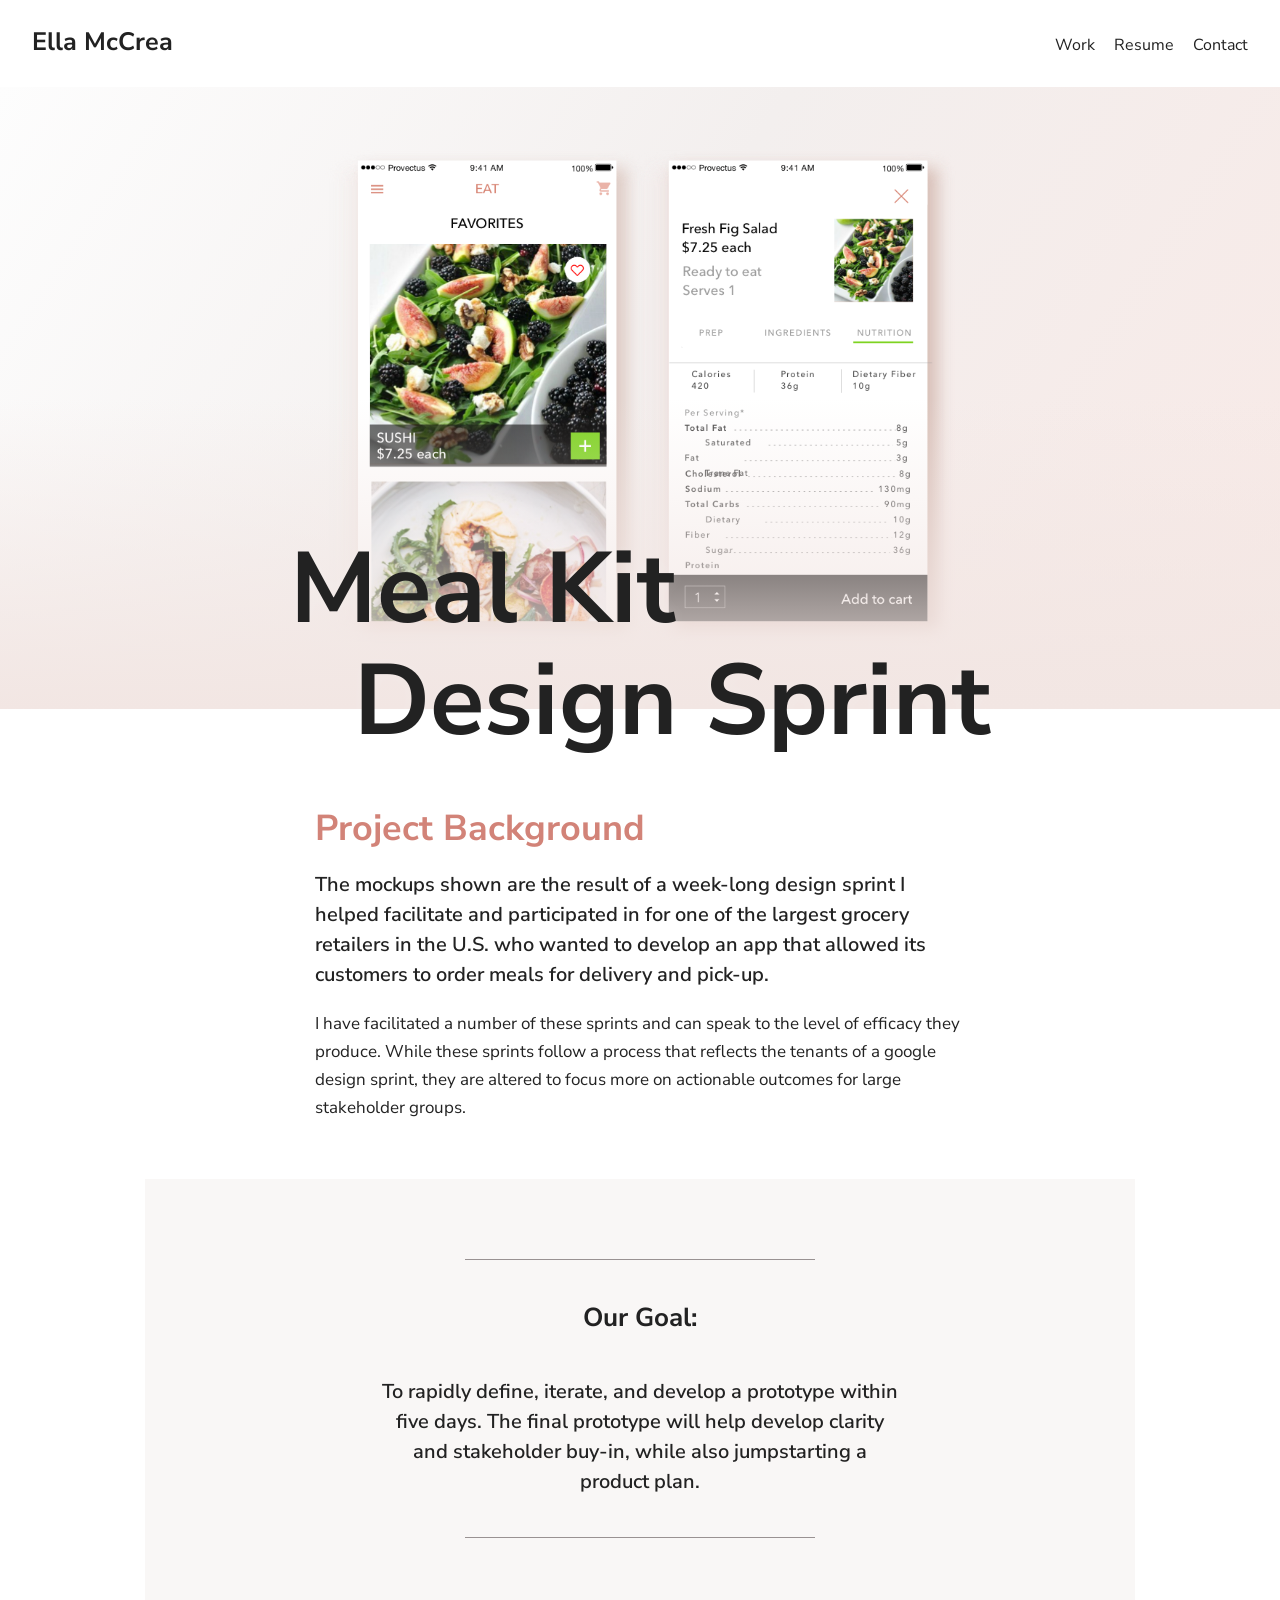
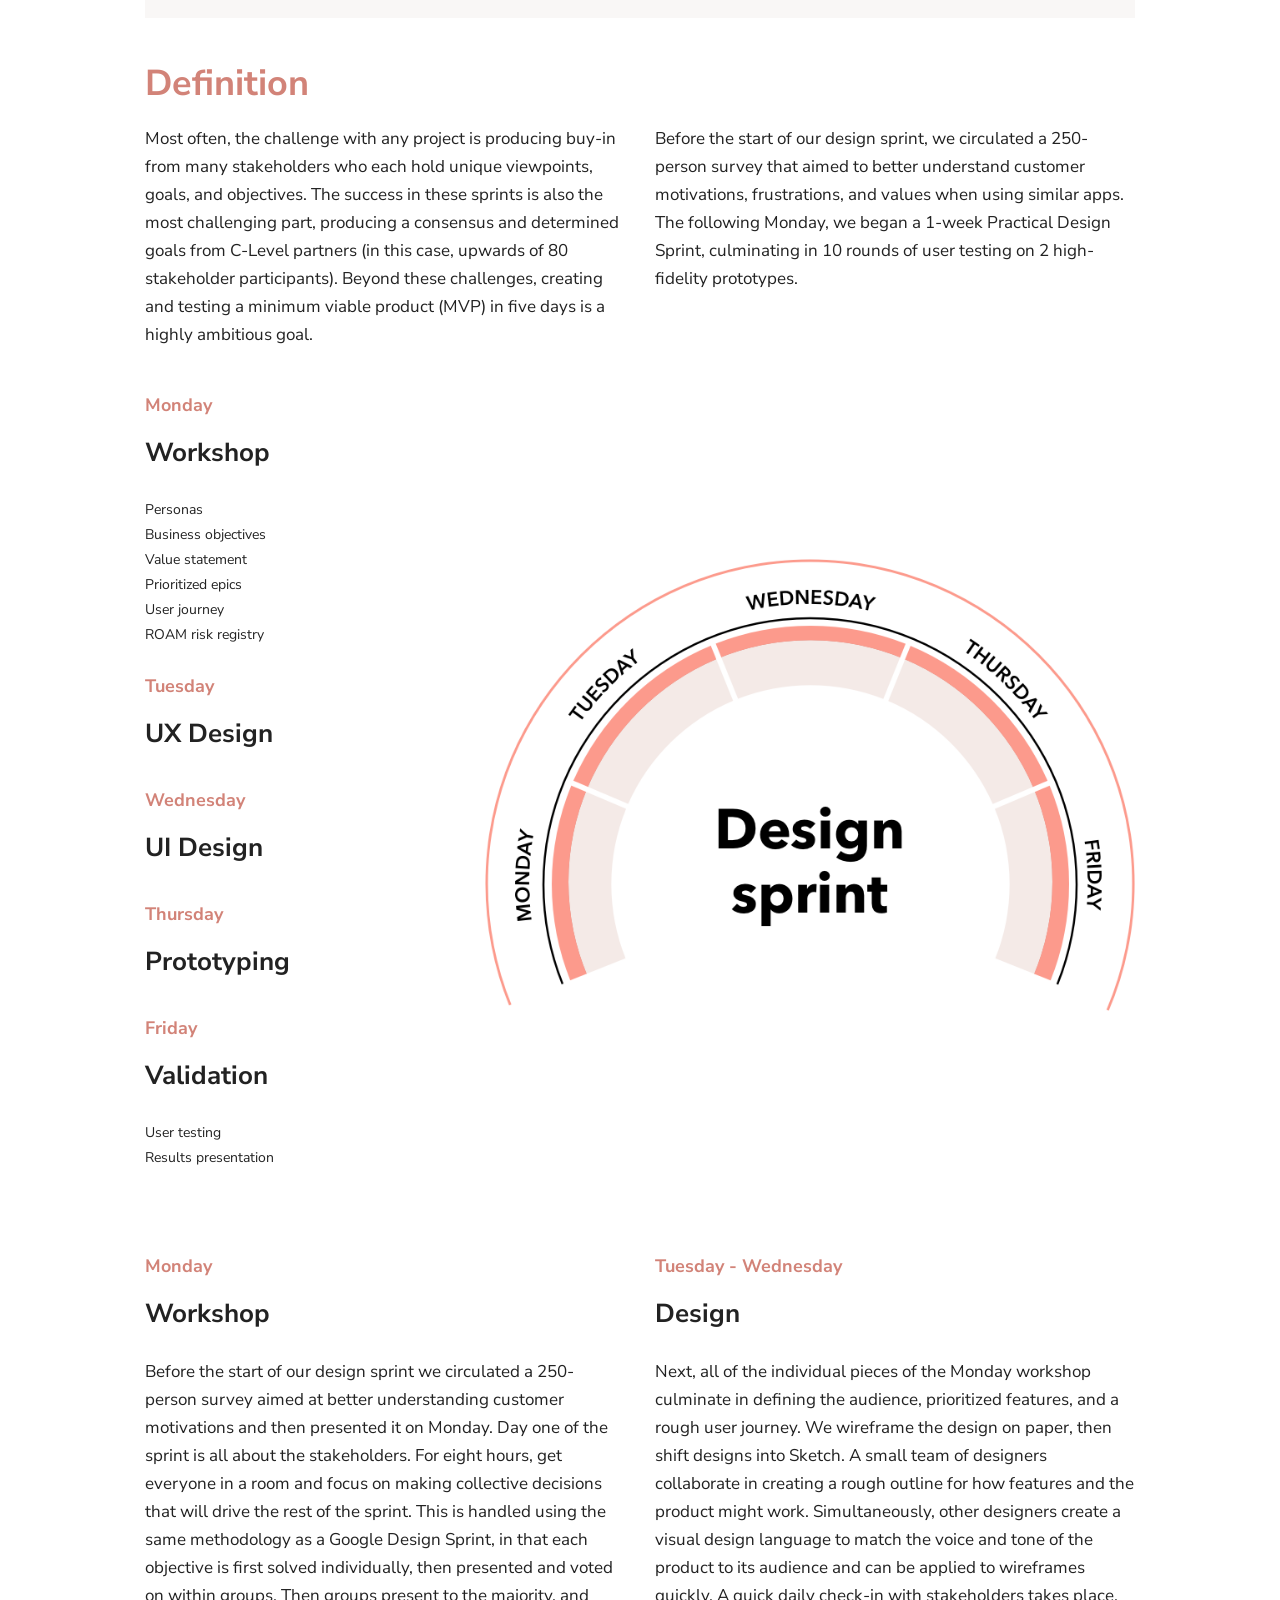
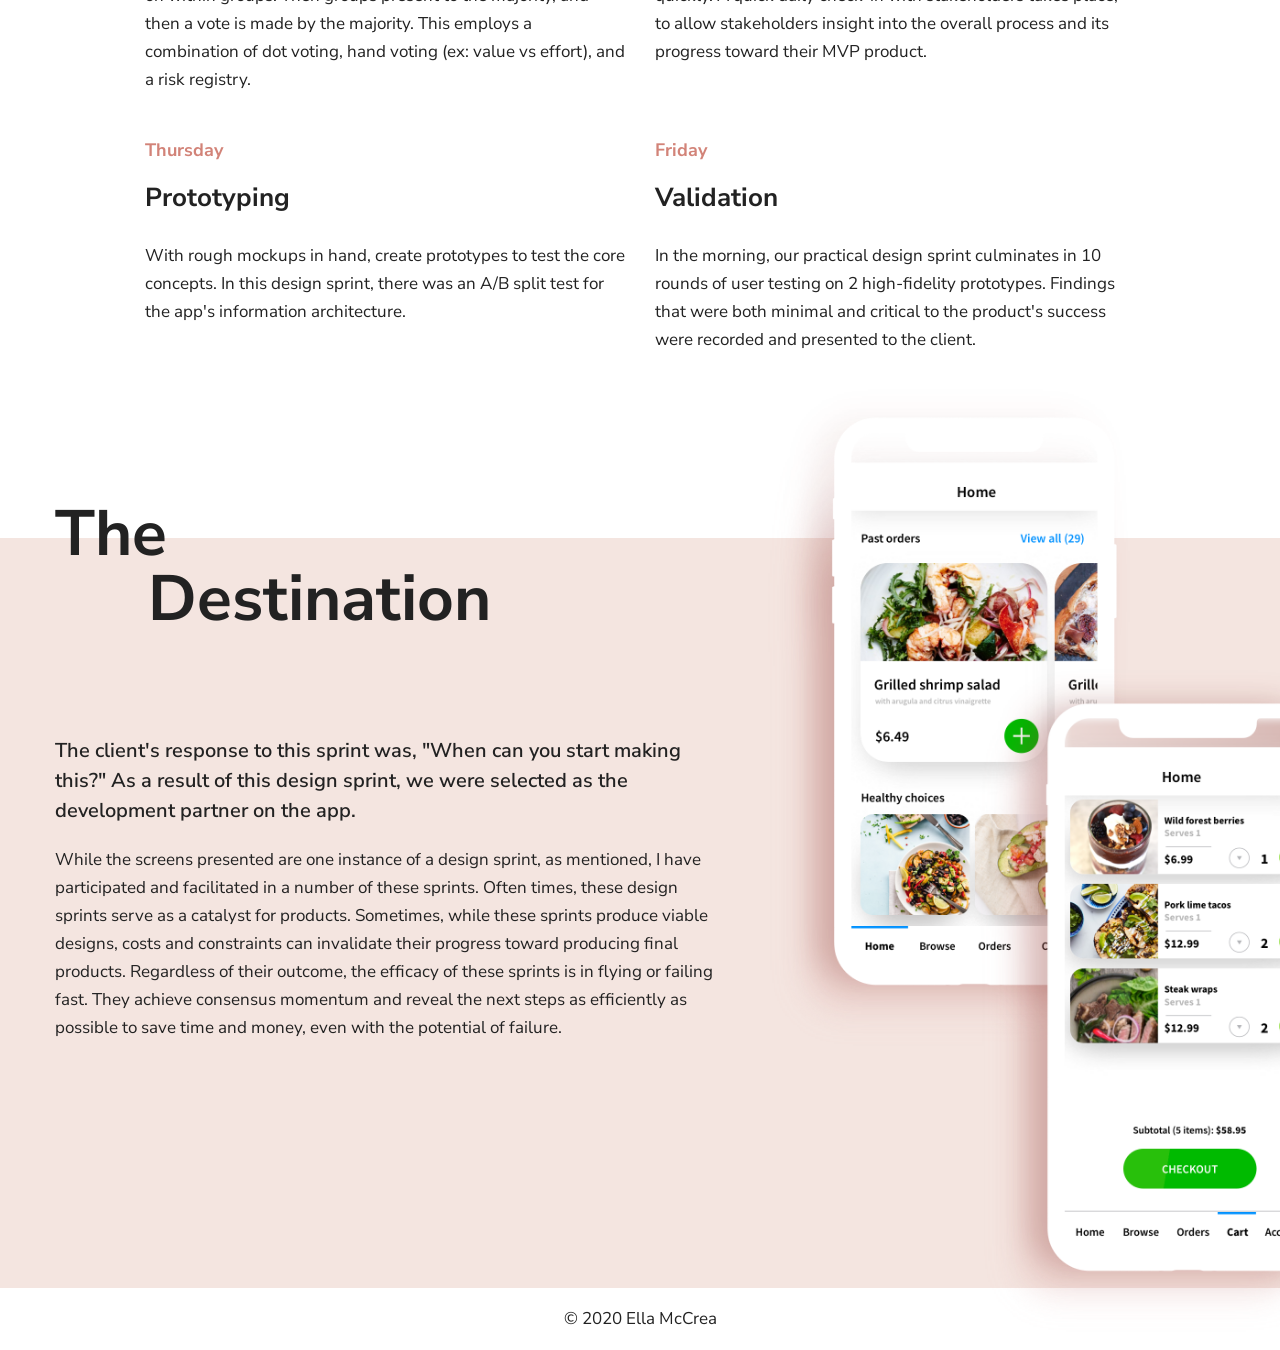
<file: MealKit.html>
<!DOCTYPE html>
<html>
    <head>
    	<!-- This is how you create notes that aren't rendered by the browser -->
        <!-- head definitions go here -->
        <!-- there are usually meta tags in here that are used by the search engine -->
        <meta charset="UTF-8">
        <meta name="viewport" content="width=device-width,initial-scale=1">
        <title> Ella McCrea Portfolio</title>
        <link rel="stylesheet" href="style.css">
        <link rel="stylesheet" href="MealKit.css">
        <!-- <link rel="stylesheet" href="framework.css"> -->
        <link href="https://fonts.googleapis.com/css2?family=Nunito+Sans:ital,wght@0,400;0,600;0,800;1,400;1,600&display=swap" rel="stylesheet">
        <!-- ^ external style sheet link -->
    </head>
    <body>
      <section class="containerFluid nav-container">
        <nav class="website-heading">
            <h1 id="website-heading"><a href="index.html">Ella McCrea</a></h1>
            <ul class="listStyleNone">
                <li><a href="..">Work</a></li>
                <li><a href="images/EllaMcCrea-Resume.pdf" target="_blank">Resume</a></li>
                <li><a href="mailto:lisafrank66@gmail.com?subject=I%20visited%20your%20website">Contact</a></li>
            </ul>
        </nav>
      </section>
      
    <div class="hero containerFluid">
	      	<section class="row textCenter">
	      		<h1 class="headerLine"><span class="left">Meal Kit</span><span class="right">Design Sprint</span></h1>
	      	</section>
	</div>
	<main class="container">
      	<section class="row background">
      		<h2 class="colXs12 colMd8 colMdOffset2">Project Background</h2>
      		<p class="lg colXs12 colMd8 colMdOffset2">The mockups shown are the result of a week-long design sprint I helped facilitate and participated in for one of the largest grocery retailers in the U.S. who wanted to develop an app that allowed its customers to order meals for delivery and pick-up.</p>

      		<p class="colXs12 colMd8 colMdOffset2"> I have facilitated a number of these sprints and can speak to the level of efficacy they produce. While these sprints follow a process that reflects the tenants of a google design sprint, they are altered to focus more on actionable outcomes for large stakeholder groups.</p>
      	</section>
      	<section class="row text-center goal">
      		<h3 class="colXs12 colMd8 colMdOffset2">Our Goal:</h3>
      		<p class="colXs12 colMd8 colMdOffset2 lg">To rapidly define, iterate, and develop a prototype within five days. The final prototype will help develop clarity and stakeholder buy-in, while also jumpstarting a product&nbsp;plan.
          </p>
      </section>
      <section class="row definition">
      		<h2 class="colXs12">Definition</h2>
      		<p class="colXs12 colSm6">Most often, the challenge with any project is producing buy-in from many stakeholders who each hold unique viewpoints, goals, and objectives. The success in these sprints is also the most challenging part, producing a consensus and determined goals from C-Level partners (in this case, upwards of 80 stakeholder participants). Beyond these challenges, creating and testing a minimum viable product (MVP) in five days is a highly ambitious goal.</p>
      		<p class="colXs12 colSm6">Before the start of our design sprint, we circulated a 250-person survey that aimed to better understand customer motivations, frustrations, and values when using similar apps. The following Monday, we began a 1-week Practical Design Sprint, culminating in 10 rounds of user testing on 2 high-fidelity prototypes.</p>
      </section>
      <section class="row flex PadB40 figRow" >
				<div class="colSm12 colMd2">
          <h4>Monday</h4>
          <h3>Workshop</h3>
          <ol>
              <li>Personas</li>
              <li>Business objectives</li>
              <li>Value statement</li>
              <li>Prioritized epics</li>
              <li>User journey</li>
              <li>ROAM risk registry</li>
          </ol>

          <h4>Tuesday</h4>
          <h3>UX Design</h3>

          <h4>Wednesday</h4>
          <h3>UI Design</h3>

          <h4>Thursday</h4> 
          <h3>Prototyping</h3>

          <h4>Friday</h4>
          <h3>Validation</h3>
          <ol>
            <li>User testing</li>
            <li>Results presentation</li>
          </ol>   		
	      </div>
            
	      <img class="text-center-Sm colSm12 colSmOffset0 colMd8 colMdOffset2 " src="images/MealKit-SprintFigure.png" alt="archetypes graphic">
      </section>
      <section class="row">
          <div class="colXs12 colSm6">
            <h4>Monday</h4>
            <h3>Workshop</h3>
            <p>Before the start of our design sprint we circulated a 250-person survey aimed at better understanding customer motivations and then presented it on Monday. Day one of the sprint is all about the stakeholders. For eight hours, get everyone in a room and focus on making collective decisions that will drive the rest of the sprint. This is handled using the same methodology as a Google Design Sprint, in that each objective is first solved individually, then presented and voted on within groups. Then groups present to the majority, and then a vote is made by the majority. This employs a combination of dot voting, hand voting (ex: value vs effort), and a risk registry.</p>
            <p> </p>
          </div>
          <div class="colXs12 colSm6">
            <h4>Tuesday - Wednesday</h4>
            <h3>Design</h3>
            <p>Next, all of the individual pieces of the Monday workshop culminate in defining the audience, prioritized features, and a rough user journey. We wireframe the design on paper, then shift designs into Sketch. A small team of designers collaborate in creating a rough outline for how features and the product might work. Simultaneously, other designers create a visual design language to match the voice and tone of the product to its audience and can be applied to wireframes quickly. A quick daily check-in with stakeholders takes place, to allow stakeholders insight into the overall process and its progress toward their MVP product.</p>
          </div> 
      </section>
      <section class="row">
          <div class="colXs12 colSm6">
            <h4>Thursday</h4>
            <h3>Prototyping</h3>
            <p>With rough mockups in hand, create prototypes to test the core concepts. In this design sprint, there was an A/B split test for the app's information architecture.</p>
          </div>
          <div class="colXs12 colSm6">
            <h4>Friday</h4>
            <h3>Validation</h3>
            <p>In the morning, our practical design sprint culminates in 10 rounds of user testing on 2 high-fidelity prototypes. Findings that were both minimal and critical to the product's success were recorded and presented to the client.</p>
          </div> 
      </section>
      </main>


<section class="containerFluid last">
          <div class="row destination">
            <div class="colMd7 colMdOffset0 colXs10 colXsOffset1">
                <h3 class="headerLine"><span class="left">The</span><span class="right">Destination</span></h3>
                <p class="Pad40 lg"> 
                  The client's response to this sprint was, "When can you start making this?" As a result of this design sprint, we were selected as the development partner on the app.
                </p>
                <p>
                  While the screens presented are one instance of a design sprint, as mentioned, I have participated and facilitated in a number of these sprints. Often times, these design sprints serve as a catalyst for products. Sometimes, while these sprints produce viable designs, costs and constraints can invalidate their progress toward producing final products. Regardless of their outcome, the efficacy of these sprints is in flying or failing fast. They achieve consensus momentum and reveal the next steps as efficiently as possible to save time and money, even with the potential of failure.  
                </p>
            </div>
          <img class="imgFooter1" src="images/MealKit-Footer.png" alt="App Design"> <!-- end row -->
        </div> 
      </section>

      <footer class="containerFluid">
        <section class="row">
          <div class="colXs12 text-center"><small class="text-center">© 2020 Ella McCrea</small></div>
        </section>
      </footer>
    </body>
  </html>
</file>
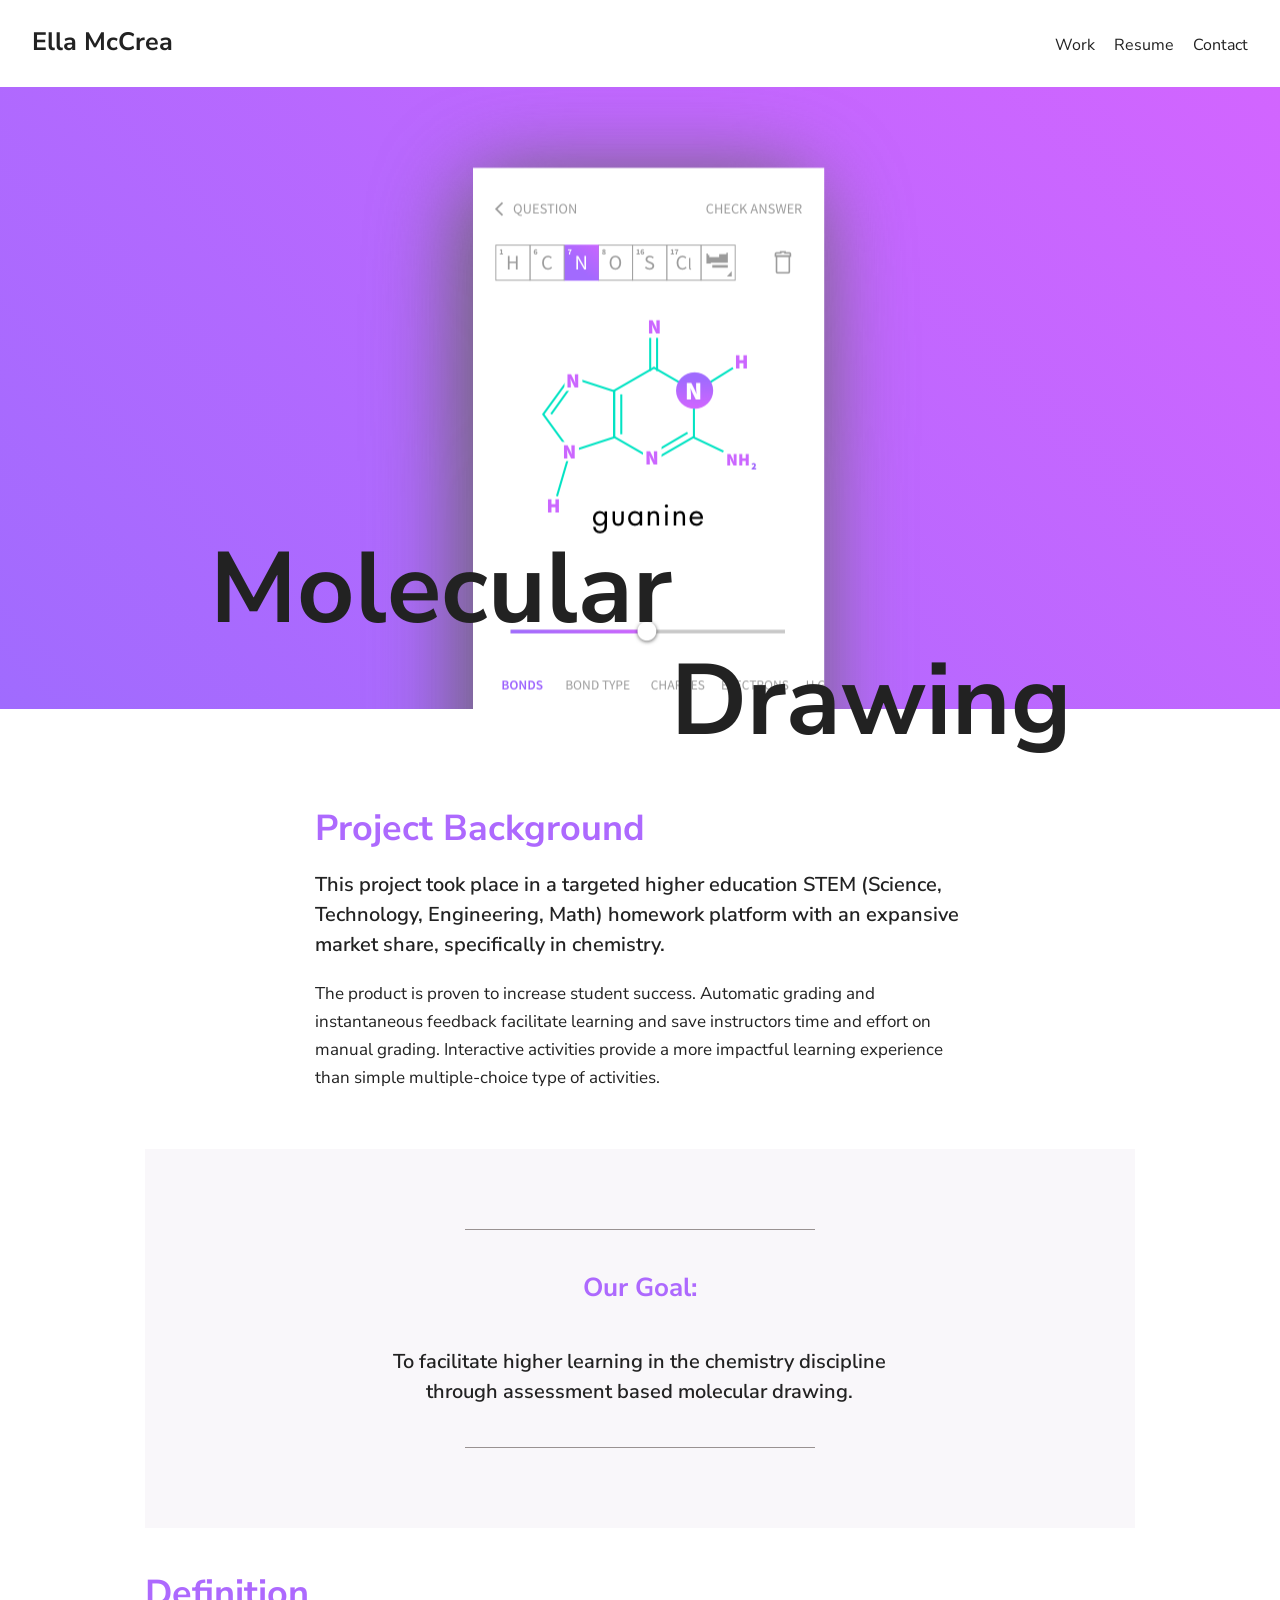
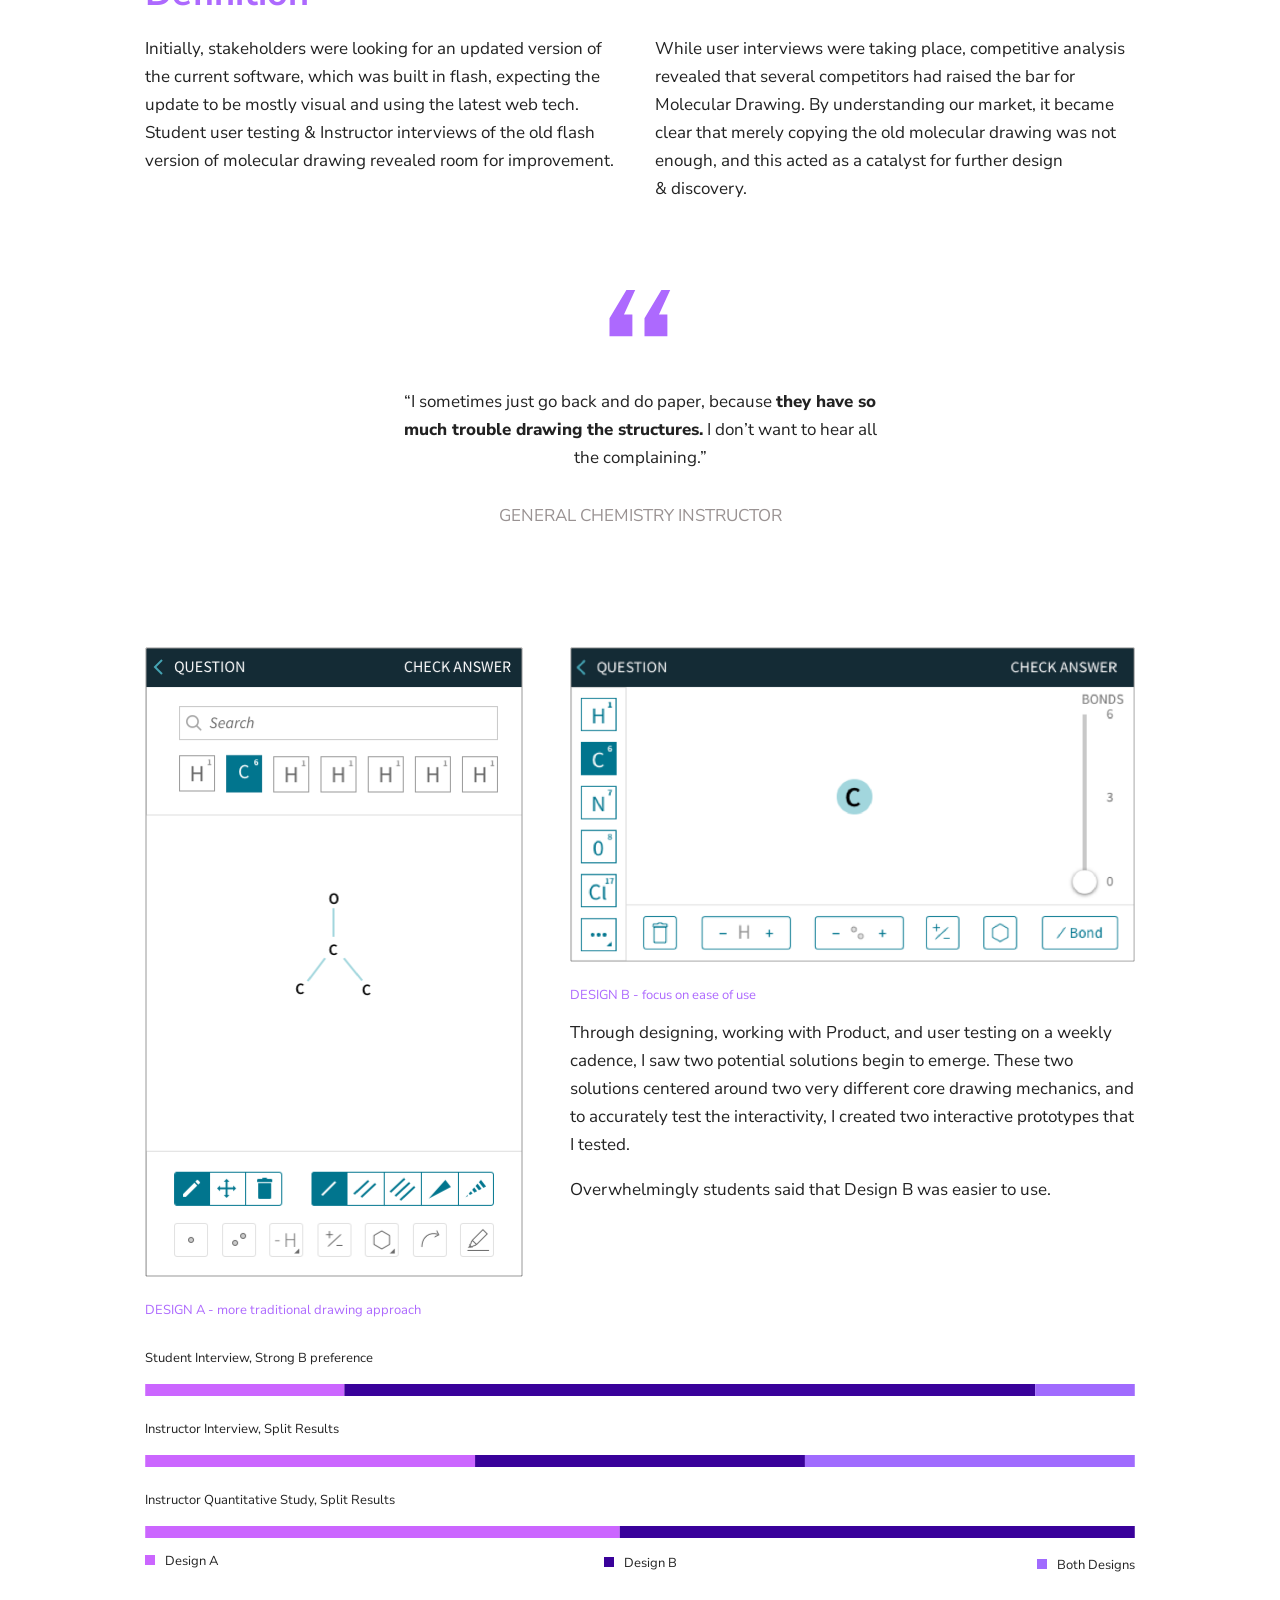
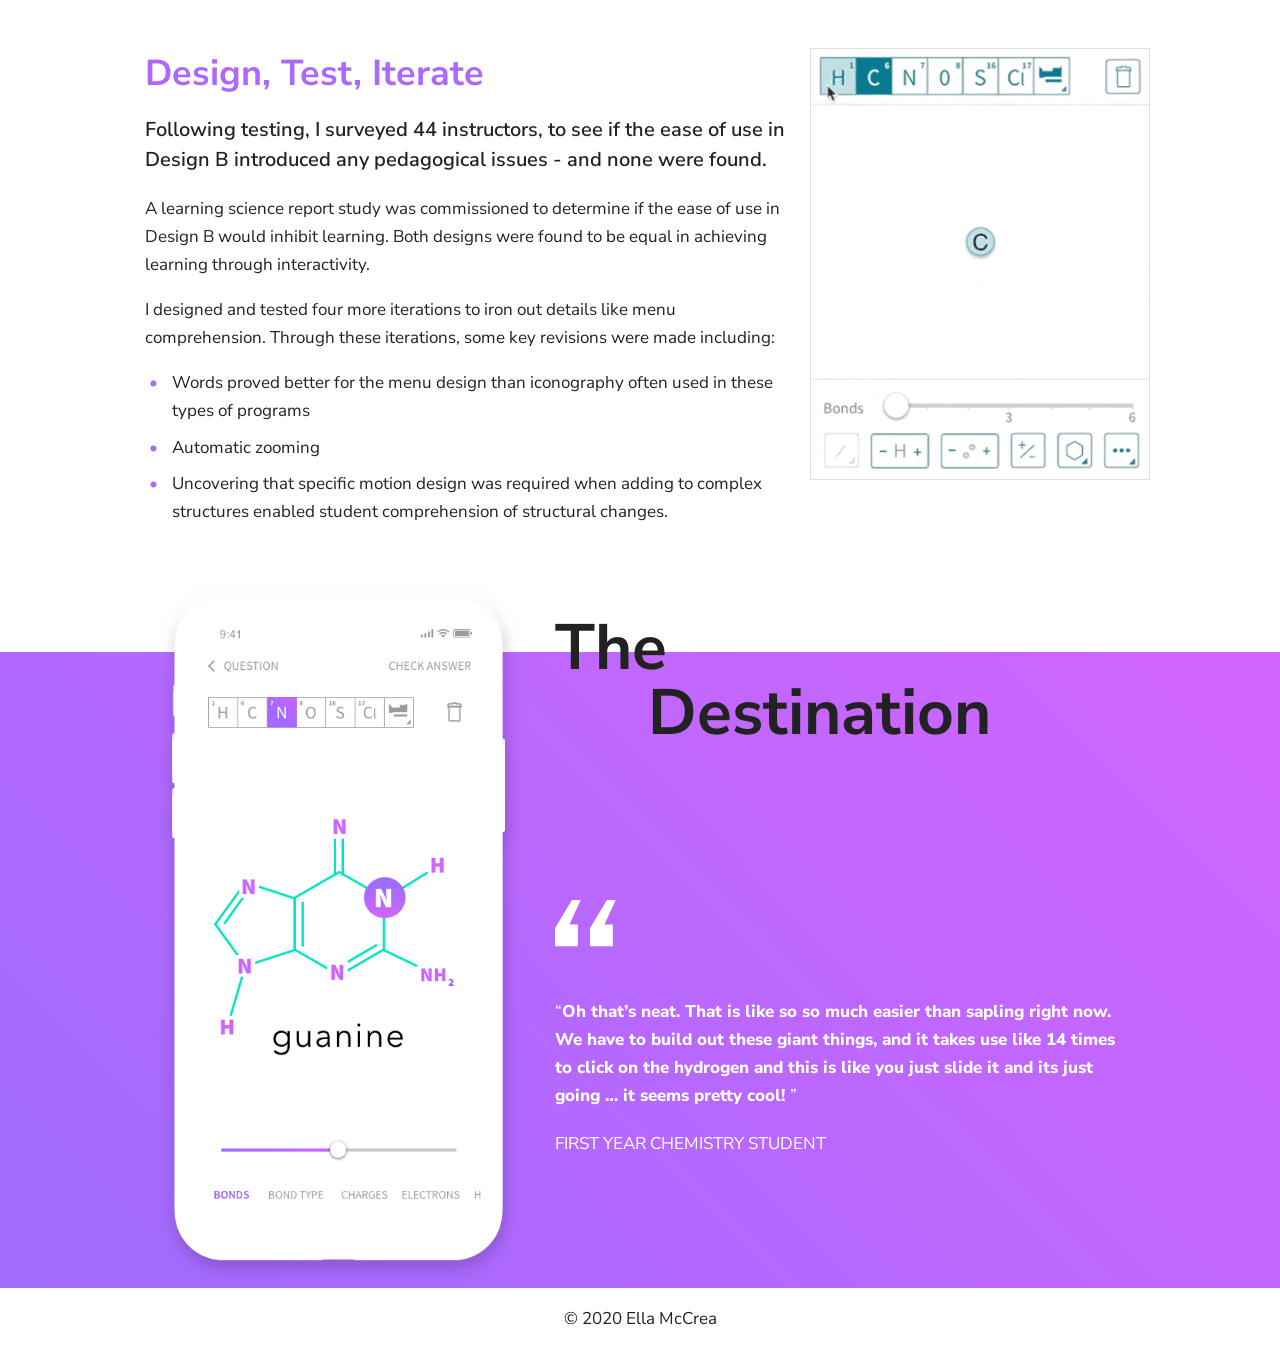
<file: molecularDrawing.html>
<!DOCTYPE html>
<html>
    <head>
    	<!-- This is how you create notes that aren't rendered by the browser -->
        <!-- head definitions go here -->
        <!-- there are usually meta tags in here that are used by the search engine -->
        <meta charset="UTF-8">
        <meta name="viewport" content="width=device-width,initial-scale=1">
        <title> Ella McCrea Portfolio</title>
        <link rel="stylesheet" href="style.css">
        <link rel="stylesheet" href="moleDraw.css">
        <!-- <link rel="stylesheet" href="framework.css"> -->
        <link href="https://fonts.googleapis.com/css2?family=Nunito+Sans:ital,wght@0,400;0,600;0,800;1,400;1,600&display=swap" rel="stylesheet">
        <!-- ^ external style sheet link -->
    </head>
    <body class="moledraw">
      <section class="containerFluid nav-container">
        <nav class="website-heading">
            <h1 id="website-heading"><a href="index.html">Ella McCrea</a></h1>
            <ul class="listStyleNone">
                <li><a href="..">Work</a></li>
                <li><a href="images/EllaMcCrea-Resume.pdf" target="_blank">Resume</a></li>
                <li><a href="mailto:lisafrank66@gmail.com?subject=I%20visited%20your%20website">Contact</a></li>
            </ul>
        </nav>
      </section>
      
    <div class="hero containerFluid">
	      	<section class="row textCenter">
	      		<h1 class="headerLine"><span class="left">Molecular </span><span class="right">Drawing</span></h1>
	      	</section>
	</div>
	<main class="container">
      	<section class="row background">
      		<h2 class="colXs12 colMd8 colMdOffset2">Project Background</h2>
      		<p class="lg colXs12 colMd8 colMdOffset2">This project took place in a targeted higher education STEM (Science, Technology, Engineering, Math) homework platform with an expansive market share, specifically in chemistry.</p>
      		<p class="colXs12 colMd8 colMdOffset2">The product is proven to increase student success. Automatic grading and instantaneous feedback facilitate learning and save instructors time and effort on manual grading. Interactive activities provide a more impactful learning experience than simple multiple-choice type of activities.</p>
      	</section>
      	<section class="row text-center goal">
      		<h3 class="colXs12 colMd8 colMdOffset2">Our Goal:</h3>
      		<p class="colXs12 colMd8 colMdOffset2 lg">To facilitate higher learning in the chemistry discipline through assessment based molecular&nbsp;drawing.</p>
      </section>
      <section class="row definition">
      		<h2 class="colXs12">Definition</h2>
      		<p class="colXs12 colSm6">Initially, stakeholders were looking for an updated version of the current software, which was built in flash, expecting the update to be mostly visual and using the latest web tech. Student user testing & Instructor interviews of the old flash version of molecular drawing revealed room for&nbsp;improvement.</p>
      		<p class="colXs12 colSm6">While user interviews were taking place, competitive analysis revealed that several competitors had raised the bar for Molecular Drawing. By understanding our market, it became clear that merely copying the old molecular drawing was not enough, and this acted as a catalyst for further design &&nbsp;discovery.</p>
      		<div class="colMd6 colMdOffset3 colSm6 colSmOffset3 colXs10 colXsOffset1 textCenter quote">
      			<svg xmlns="http://www.w3.org/2000/svg" width="61" height="47" viewBox="0 0 61 47" class="color-quote">
              <path transform="translate(-770 -2272)" d="M795.691406,2272 L784.487305,2296.6211 L792.881947,2296.6211 L792.881947,2318.28998 L770,2318.28998 L770,2300.26074 L786.903138,2272 L795.691406,2272 Z M830.691406,2272 L819.487305,2296.6211 L827.881947,2296.6211 L827.881947,2318.28998 L805,2318.28998 L805,2300.26074 L821.903138,2272 L830.691406,2272 Z" fill-rule="evenodd" fill="currentColor"/>
            </svg>
      			<blockquote>I sometimes just go back and do paper, because <strong>they have so much trouble drawing the structures.</strong> I don’t want to hear all the&nbsp;complaining.</blockquote>
      			<p class="source">General Chemistry Instructor</p>
      		</div>

      		<figure class="colXs12 colMd5 text-center-Md">
      			<img src="images/Moledraw2.png" alt="prototype A">
      			<figcaption>DESIGN A - more traditional drawing approach</figcaption>
      		</figure>
      		<figure class="colXs12 colMd7">
      			 <img src="images/Moledraw3.png" alt="prototype B">
      			 <figcaption>DESIGN B - focus on ease of use</figcaption> 
      			 <P>Through designing, working with Product, and user testing on a weekly cadence, I saw two potential solutions begin to emerge. These two solutions centered around two very different core drawing mechanics, and to accurately test the interactivity, I created two interactive prototypes that I tested.</P>
				<P>Overwhelmingly students said that Design B was easier to use.</P>
      		</figure>
			<div class="colXs12 barCharts">
				<figcaption>Student Interview, Strong B preference</figcaption>
				<img src="images/MD-Graph1.svg" alt="20% design A 70% design B 10% Both">
				<figcaption>Instructor Interview, Split Results</figcaption>
				<img  src="images/MD-Graph2.svg" alt="20% design A 70% design B 10% Both">
				<figcaption>Instructor Quantitative Study, Split Results</figcaption>
				<img src="images/MD-Graph3.svg" alt="20% design A 70% design B 10% Both">
				<Legend>
					<div class="">Design A</div>
					<div class="textCenter" >Design B</div>
					<div class="textRight">Both Designs</div>
				</legend>
			</div>
      </section>
			<section class="row">
				<div class="colSm8 colXs12">
		      		<h2>Design, Test, Iterate</h2>
		      		<p class="lg">Following testing, I surveyed 44 instructors, to see if the ease of use in Design B introduced any pedagogical issues - and none were found.</p>
		      		<p>A learning science report study was commissioned to determine if the ease of use in Design B would inhibit learning. Both designs were found to be equal in achieving learning through interactivity.</p>
		      		<p>I designed and tested four more iterations to iron out details like menu comprehension. Through these iterations, some key revisions were made including:</p>
		      		<ul class="color mb-48-Sm">
		      			<li>Words proved better for the menu design than iconography often used in these types of programs</li>
		      			<li>Automatic zooming</li>
		      			<li>Uncovering that specific motion design was required when adding to complex structures enabled student comprehension of structural changes.</li>
	      			</ul>
	      		</div>
	      		<img id="moleDrawGif" class="colSm4 colSmOffset0 colXs8 colXsOffset2 Pad40Sm" src="images/GeometricEscalation.gif" alt="gif of working prototype">

      </section>
      </main>
      <section class="containerFluid last">
      		<div class="row destination">
      		<img class="colXs6 colXsOffset3 colSm4 colSmOffset1" src="images/Moledraw4.png" alt="gif of working prototype">
      		<div class="colXs10 colXsOffset1 colSm6 colSmOffset0 white text-center-Sm">
      				<h3 class="headerLine"><span class="left">The</span><span class="right">Destination</span></h3>
      				<div class="quote">
		      			<img src="images/quote.svg" alt="quotation decoration">
		      			<blockquote><strong>Oh that’s neat. That is like so so much easier than sapling right now. <br>
							We have to build out these giant things, and it takes use like 14 times to click on the hydrogen and this is like you just slide it and its just going … it seems pretty cool! 
						</strong></blockquote>
		      			<p class="source">First Year Chemistry Student</p>
		      		</div>
      		</div>
      	</div>
      </section>

      <footer class="containerFluid">
        <section class="row">
          <div class="colXs12 text-center"><small class="text-center">&copy; 2020 Ella McCrea</small></div>
        </section>
      </footer>
    </body>
  </html>
</file>
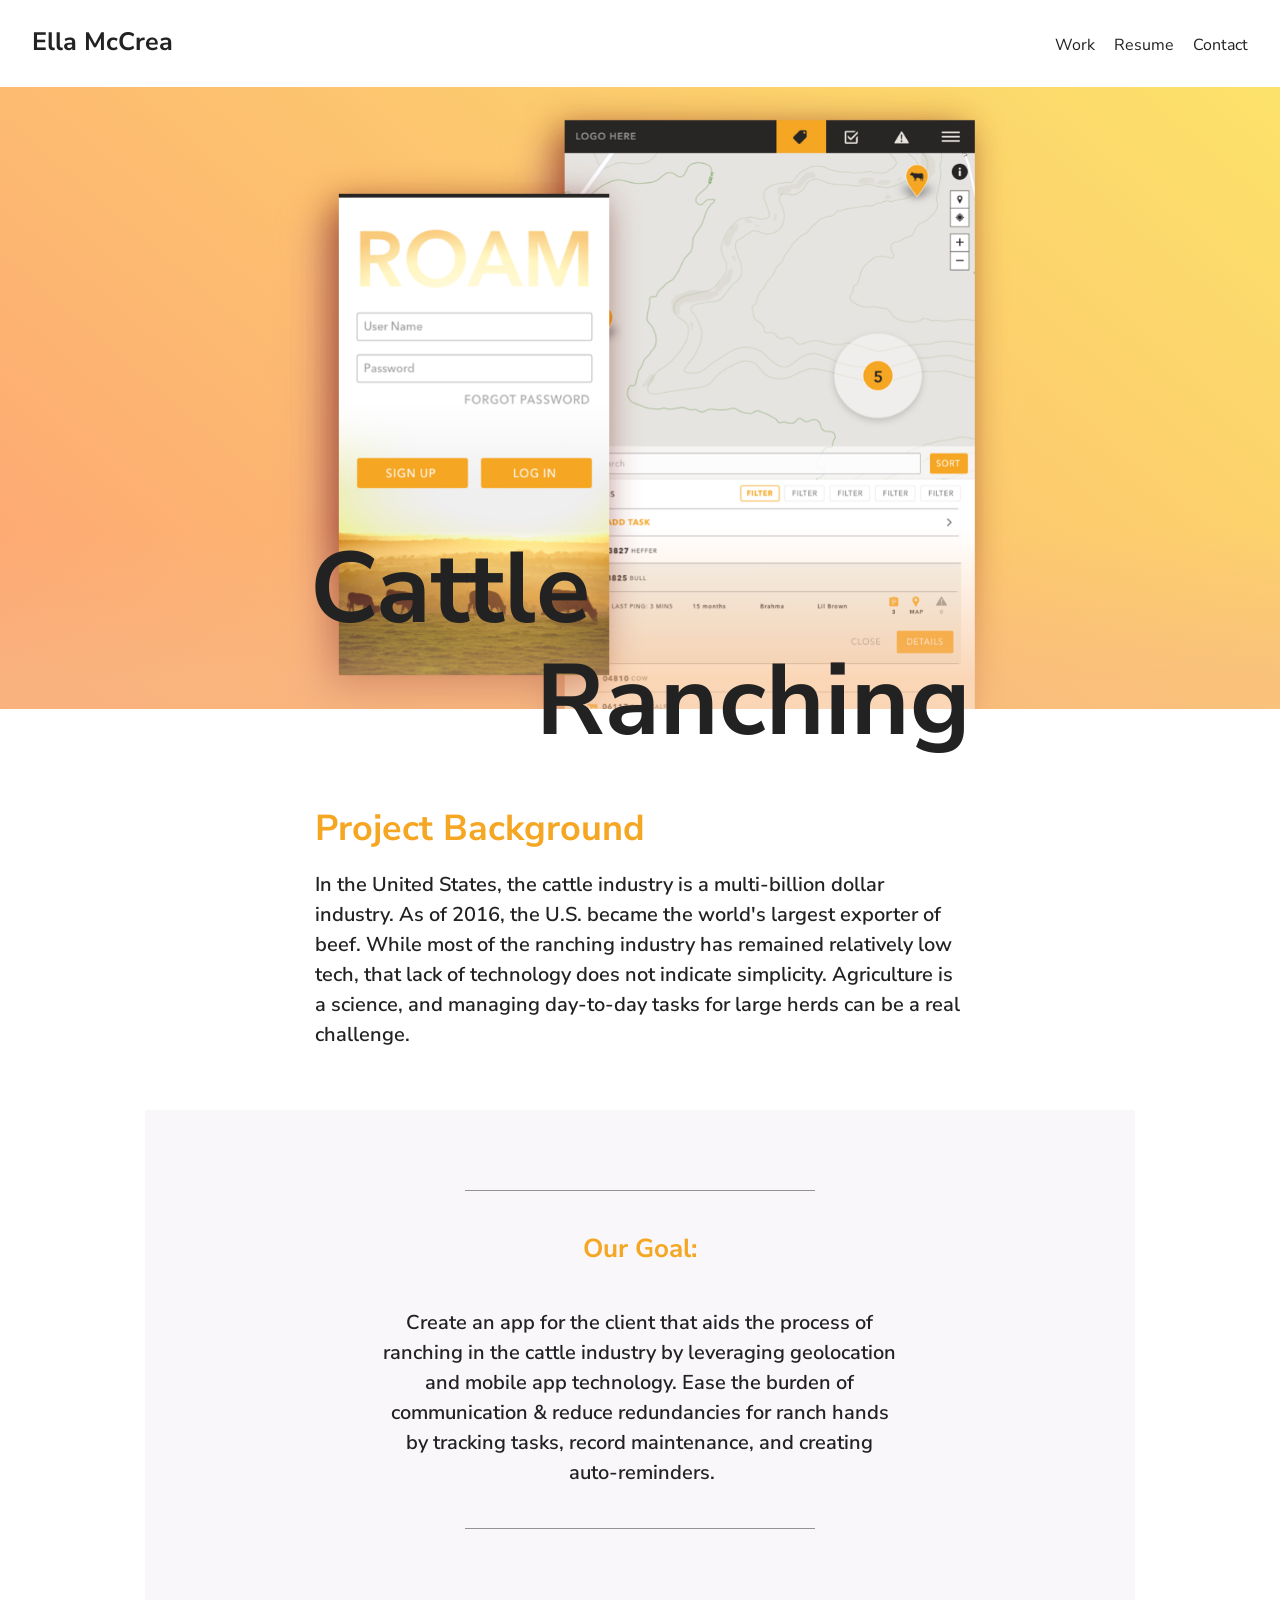
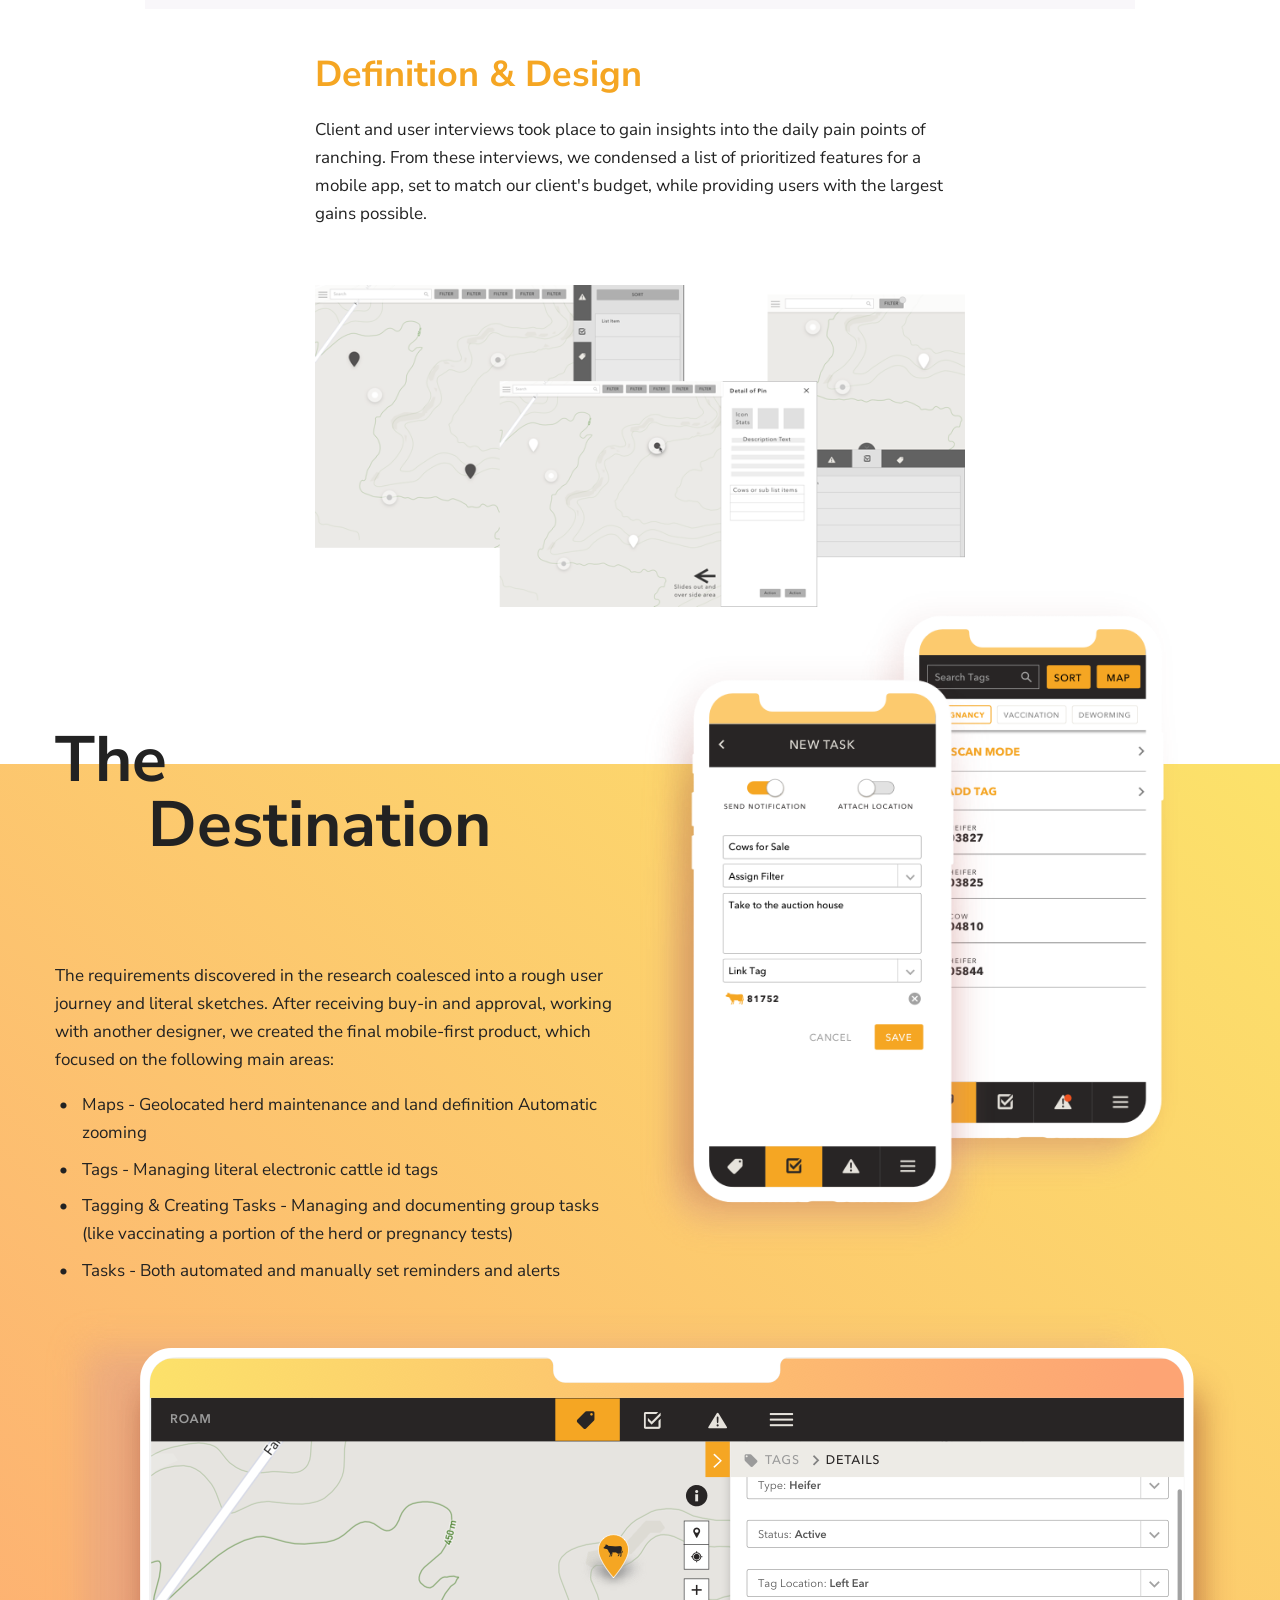
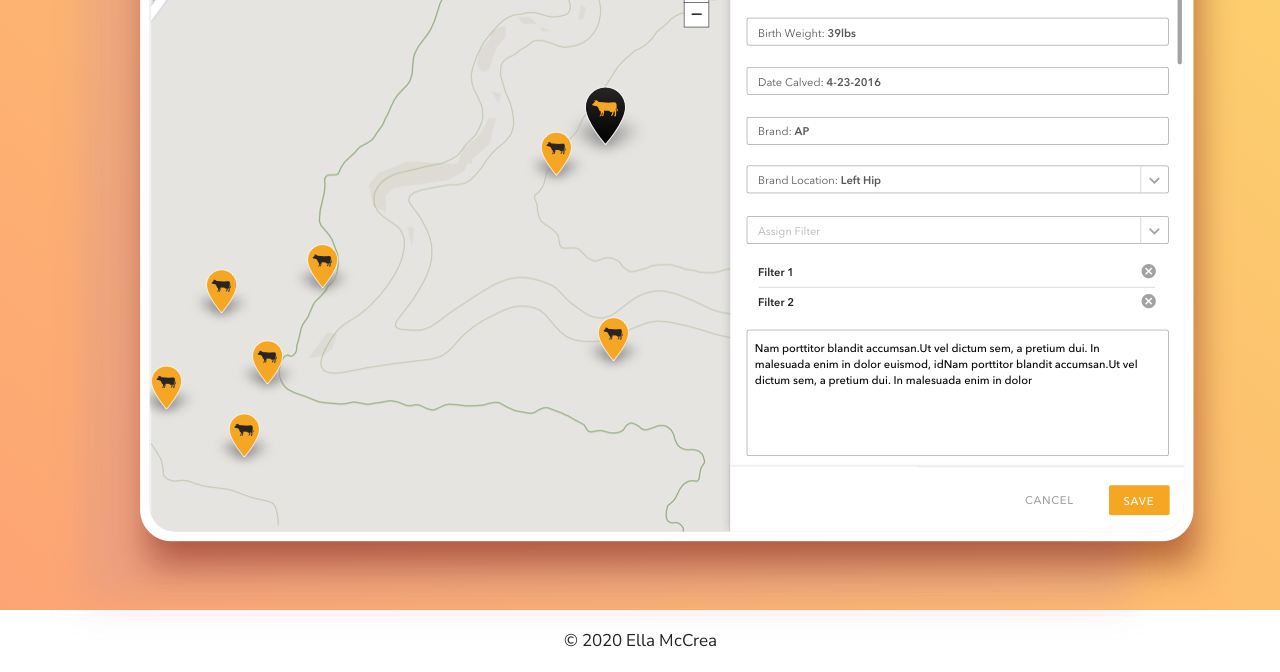
<file: Ranching.html>
<!DOCTYPE html>
<html>
    <head>
    	<!-- This is how you create notes that aren't rendered by the browser -->
        <!-- head definitions go here -->
        <!-- there are usually meta tags in here that are used by the search engine -->
        <meta charset="UTF-8">
        <meta name="viewport" content="width=device-width,initial-scale=1">
        <title> Ella McCrea Portfolio</title>
        <link rel="stylesheet" href="style.css">
        <link rel="stylesheet" href="Ranching.css">
        <!-- <link rel="stylesheet" href="framework.css"> -->
        <link href="https://fonts.googleapis.com/css2?family=Nunito+Sans:ital,wght@0,400;0,600;0,800;1,400;1,600&display=swap" rel="stylesheet">
        <!-- ^ external style sheet link -->
    </head>
    <body>
      <section class="containerFluid nav-container">
        <nav class="website-heading">
            <h1 id="website-heading"><a href="index.html">Ella McCrea</a></h1>
            <ul class="listStyleNone">
                <li><a href="..">Work</a></li>
                <li><a href="images/EllaMcCrea-Resume.pdf" target="_blank">Resume</a></li>
                <li><a href="mailto:lisafrank66@gmail.com?subject=I%20visited%20your%20website">Contact</a></li>
            </ul>
        </nav>
      </section>
      
    <div class="hero containerFluid">
	      	<section class="row textCenter">
	      		<h1 class="headerLine"><span class="left">Cattle</span><span class="right">Ranching</span></h1>
	      	</section>
	</div>
	<main class="container">
      	<section class="row background">
      		<h2 class="colXs12 colMd8 colMdOffset2">Project Background</h2>
      		<p class="lg colXs12 colMd8 colMdOffset2">In the United States, the cattle industry is a multi-billion dollar industry. As of 2016, the U.S. became the world's largest exporter of beef. While most of the ranching industry has remained relatively low tech, that lack of technology does not indicate simplicity. Agriculture is a science, and managing day-to-day tasks for large herds can be a real challenge.</p>
      	</section>
      	<section class="row text-center goal">
      		<h3 class="colXs12 colMd8 colMdOffset2">Our Goal:</h3>
      		<p class="colXs12 colMd8 colMdOffset2 lg">Create an app for the client that aids the process of ranching in the cattle industry by leveraging geolocation and mobile app technology. Ease the burden of communication & reduce redundancies for ranch hands by tracking tasks, record maintenance, and creating &nbsp;auto-reminders.</p>
      </section>
      <section class="definition">
        <div class="row">
      		<h2 class="colXs12 colMd8 colMdOffset2">Definition & Design</h2>
      		<p class="colXs12 colMd8 colMdOffset2">Client and user interviews took place to gain insights into the daily pain points of ranching. From these interviews, we condensed a list of prioritized features for a mobile app, set to match our client's budget, while providing users with the largest gains possible. 
          </p>
        </div> <!-- end row -->
        <div class="row">
        			<img class="colXs12 colMd8 colMdOffset2 text-center Pad40 PadB40" src="images/RanchingWireframes.png" alt="quotation decoration">
      	</div>
      </main>
      <section class="containerFluid last">
      		<div class="row destination">
      		<div class="colXs12 colSm8 colSmOffset2 colMd6 colMdOffset0">
      				<h3 class="headerLine"><span class="left">The</span><span class="right">Destination</span></h3>
		      			<p class="Pad40">The requirements discovered in the research coalesced into a rough user journey and literal sketches. After receiving buy-in and approval, working with another designer, we created the final mobile-first product, which focused on the following main areas:</p>
              <ul class="color">
                <li>Maps - Geolocated herd maintenance and land definition Automatic zooming</li>
                <li>Tags - Managing literal electronic cattle id tags </li>
                <li>Tagging & Creating Tasks - Managing and documenting group tasks (like vaccinating a portion of the herd or pregnancy tests)</li>
                <li>Tasks - Both automated and manually set reminders and alerts</li>
              </ul>
		      </div>
          <img src="images/Ranching-footer1.png" alt="final app">
      		</div><!-- end row -->
          <img src="images/Ranching-footer2.png" alt="final app">
      	</div>
      </section>
      <footer class="containerFluid">
        <section class="row">
          <div class="colXs12 text-center"><small class="text-center">© 2020 Ella McCrea</small></div>
        </section>
      </footer>
    </body>
  </html>
</file>
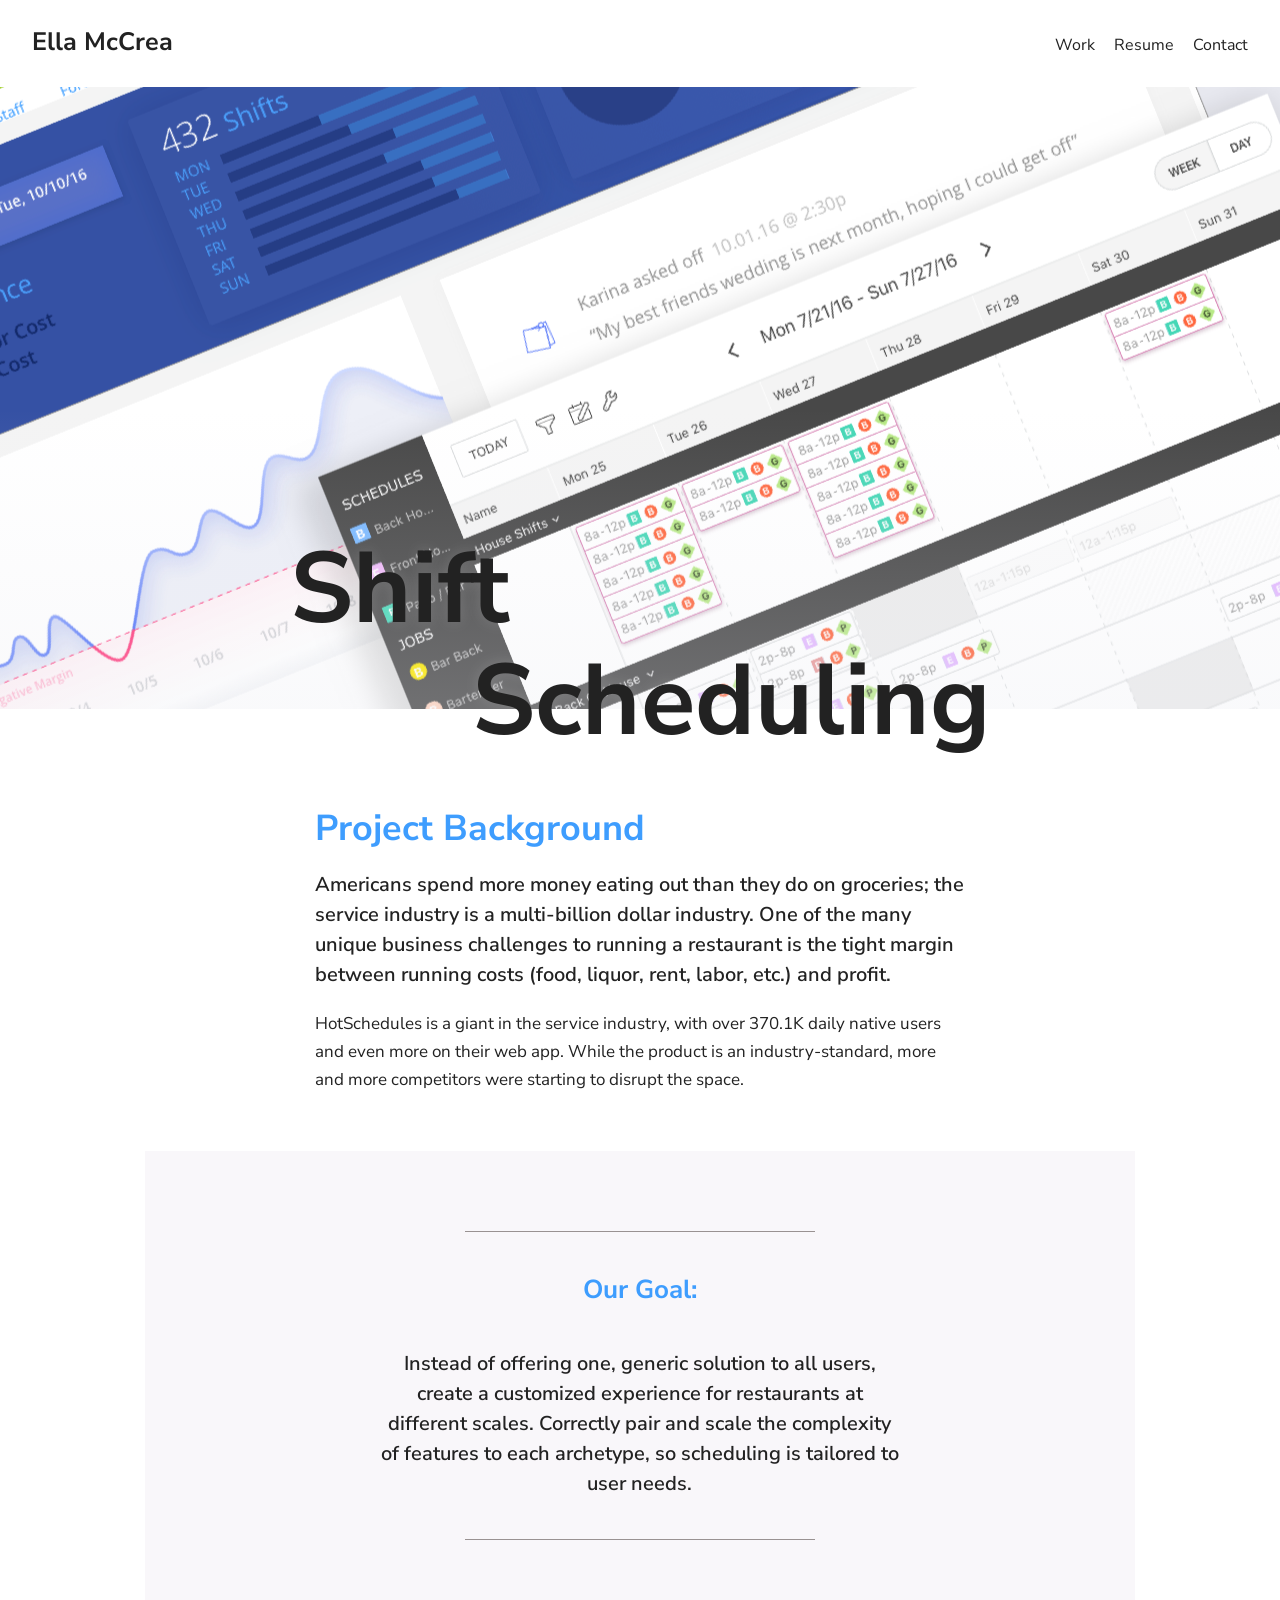
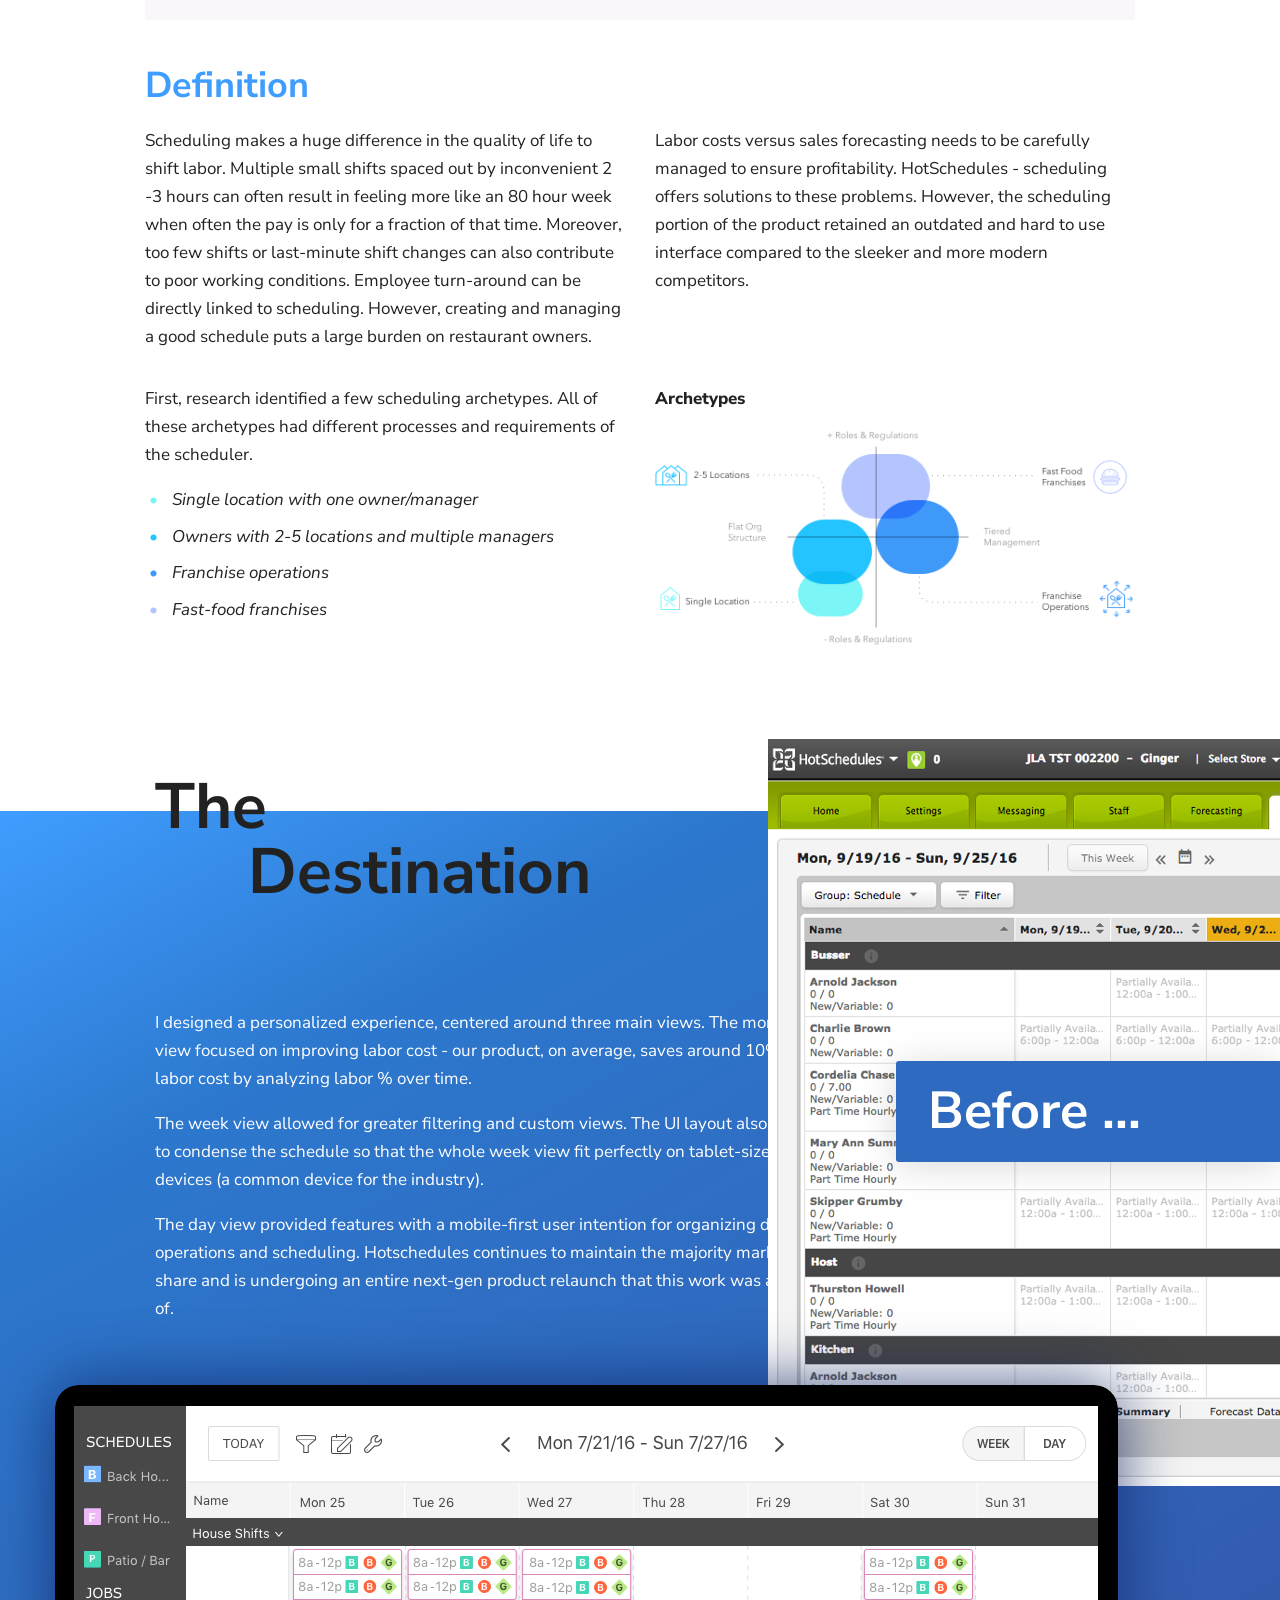
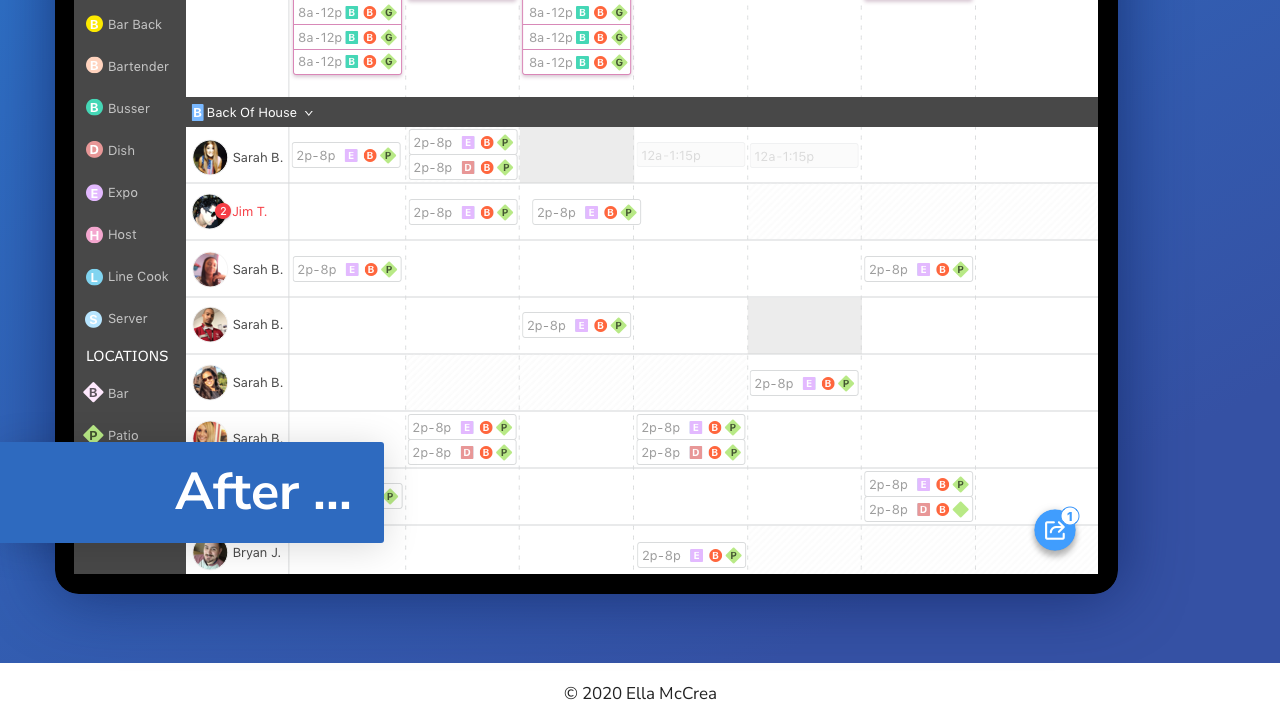
<file: scheduler.html>
<!DOCTYPE html>
<html>
    <head>
    	<!-- This is how you create notes that aren't rendered by the browser -->
        <!-- head definitions go here -->
        <!-- there are usually meta tags in here that are used by the search engine -->
        <meta charset="UTF-8">
        <meta name="viewport" content="width=device-width,initial-scale=1">
        <title> Ella McCrea Portfolio</title>
        <link rel="stylesheet" href="style.css">
        <link rel="stylesheet" href="scheduler.css">
        <!-- <link rel="stylesheet" href="framework.css"> -->
        <link href="https://fonts.googleapis.com/css2?family=Nunito+Sans:ital,wght@0,400;0,600;0,800;1,400;1,600&display=swap" rel="stylesheet">
        <!-- ^ external style sheet link -->
    </head>
    <body class="scheduler">
      <section class="containerFluid nav-container">
        <nav class="website-heading">
            <h1 id="website-heading"><a href="index.html">Ella McCrea</a></h1>
            <ul class="listStyleNone">
                <li><a href="..">Work</a></li>
                <li><a href="images/EllaMcCrea-Resume.pdf" target="_blank">Resume</a></li>
                <li><a href="mailto:lisafrank66@gmail.com?subject=I%20visited%20your%20website">Contact</a></li>
            </ul>
        </nav>
      </section>
      
    <div class="hero containerFluid">
	      	<section class="row textCenter">
	      		<h1 class="headerLine"><span class="left">Shift </span><span class="right">Scheduling</span></h1>
	      	</section>
	</div>
	<main class="container">
      	<section class="row background">
      		<h2 class="colXs12 colMd8 colMdOffset2">Project Background</h2>
      		<p class="lg colXs12 colMd8 colMdOffset2">Americans spend more money eating out than they do on groceries; the service industry is a multi-billion dollar industry. One of the many unique business challenges to running a restaurant is the tight margin between running costs (food, liquor, rent, labor, etc.) and profit.</p>
      		<p class="colXs12 colMd8 colMdOffset2">HotSchedules is a giant in the service industry, with over 370.1K daily native users and even more on their web app. While the product is an industry-standard, more and more competitors were starting to disrupt the space.</p>
      	</section>
      	<section class="row text-center goal">
      		<h3 class="colXs12 colMd8 colMdOffset2">Our Goal:</h3>
      		<p class="colXs12 colMd8 colMdOffset2 lg">Instead of offering one, generic solution to all users, create a customized experience for restaurants at different scales. Correctly pair and scale the complexity of features to each archetype, so scheduling is tailored to user needs. 
          </p>
      </section>
      <section class="row definition">
      		<h2 class="colXs12">Definition</h2>
      		<p class="colXs12 colSm6">Scheduling makes a huge difference in the quality of life to shift labor. Multiple small shifts spaced out by inconvenient 2 -3 hours can often result in feeling more like an 80 hour week when often the pay is only for a fraction of that time. Moreover, too few shifts or last-minute shift changes can also contribute to poor working conditions. Employee turn-around can be directly linked to scheduling. However, creating and managing a good schedule puts a large burden on restaurant owners.</p>
      		<p class="colXs12 colSm6">Labor costs versus sales forecasting needs to be carefully managed to ensure profitability. HotSchedules - scheduling offers solutions to these problems. However, the scheduling portion of the product retained an outdated and hard to use interface compared to the sleeker and more modern competitors.</p>
      </section>
      <section class="row PadB40" >
				<div class="colXs12 colSm6">
		      		<p>First, research identified a few scheduling archetypes. All of these archetypes had different processes and requirements of the scheduler.</p>
		      		<ul class="color">
                <li>Single location with one owner/manager</li>
                <li>Owners with 2-5 locations and multiple managers</li>
                <li>Franchise operations</li>
                <li>Fast-food franchises</li>
	      			</ul>
	      		</div>
            <div  class="colXs12 colSm6 Pad40Sm">
              <p><strong>Archetypes</strong></p>
	      		   <img class="text-center-Sm" src="images/scheduler-chart.png" alt="archetypes graphic">
            </div>
      </section>
      
      </main>
      <section class="containerFluid last">
      		<div class="row destination">
        		<div class=" white colMd7 colXs11 colXsOffset1">
        				<h3 class="headerLine"><span class="left">The</span><span class="right">Destination</span></h3>
                <p class="Pad40"> 
                  I designed a personalized experience, centered around three main views. The month view focused on improving labor cost - our product, on average, saves around 10% in labor cost by analyzing labor % over time.
                </p>
                <p>
                  The week view allowed for greater filtering and custom views. The UI layout also helped to condense the schedule so that the whole week view fit perfectly on tablet-sized devices (a common device for the industry).
                </p>
                <p>
                  The day view provided features with a mobile-first user intention for organizing daily operations and scheduling. Hotschedules continues to maintain the majority market share and is undergoing an entire next-gen product relaunch that this work was apart of.
                </p>
        		</div>
          <img class="imgFooter1" src="images/scheduler-footer1.png" alt="old schedule page"> <!-- end row -->
          <img  class="imgFooter2" src="images/scheduler-footer2.png" alt="redesigned schedule page">
      	</div> 
      </section>

      <footer class="containerFluid">
        <section class="row">
          <div class="colXs12 text-center"><small class="text-center">&copy; 2020 Ella McCrea</small></div>
        </section>
      </footer>
    </body>
  </html>
</file>
<file: style.css>
/*
Project: Ella McCrea Portfolio Website;
Description: Standard reset, framework, and global site styles;
Author: Ella McCrea & Paul Capetola;
Version: 7.13.2020;

 * This Cascading Style Sheet contains elements of Twitter Bootstrapv3.1.1 (http://getbootstrap.com)
 * Copyright 2011-2016 Twitter, Inc.
 * Licensed under MIT (https://github.com/twbs/bootstrap/blob/master/LICENSE)
 */
/* ================================================================================================== */

/*--------------------------------------------------------------
>>> TABLE OF CONTENTS:
----------------------------------------------------------------
#1.0.0 - Reset
#2.0.0 - Framework Elements
  #2.1.0 - XS Columns
    #2.1.1 - Structure
    #2.1.2 - Push & Pull
    #2.1.3 - Offsets
    #2.1.4 - Resets
  #2.2.0 - SM Columns
    #2.2.1 - Structure
    #2.2.2 - Push & Pull
    #2.2.3 - Offsets
    #2.2.4 - Resets
  #2.3.0 - MD Columns
    #2.3.1 - Structure
    #2.3.2 - Push & Pull
    #2.3.3 - Offsets
    #2.3.4 - Resets
  #2.4.0 - LG Columns
    #2.4.1 - Structure
    #2.4.2 - Push & Pull
    #2.4.3 - Offsets
    #2.4.4 - Resets
  #2.5.0 - Flex-Row
#3.0.0 - Visibility
#4.0.0 - Alignments & Clearings
#5.0.0 - Typography
  #5.1.0 - Fonts
    #5.1.1 - Raleway
    #5.1.2 - Lato
  #5.2.0 - Typographic Styles
#6.0.0 - Navigation
  #6.1.0 - Basic Navigation Styles
  #6.2.0 - Sticky Navigation Styles
#7.0.0 - Global Elements
  #7.1.0 - Link Styles
  #7.2.0 - List Styles
#8.0.0- Main Portfolio Grid
#9.0.0 Global Portfolio Subpages
#10.0 .0- Footer
#11.0.0 - Global Mobile Responsive

--------------------------------------------------------------*/

/*--------------------------------------------------------------
#1.0.0 - Reset
--------------------------------------------------------------*/
html, body, div, span, applet, object, iframe,
h1, h2, h3, h4, h5, h6, p, blockquote, pre,
a, abbr, acronym, address, big, cite, code,
del, dfn, em, font, ins, kbd, q, s, samp,
small, strike, strong, sub, sup, tt, var,
dl, dt, dd, ol, ul, li,
fieldset, form, label, legend,
table, caption, tbody, tfoot, thead, tr, th, td {
  border: 0;
  font-family: inherit;
  font-size: 100%;
  font-style: inherit;
  font-weight: inherit;
  margin: 0;
  outline: 0;
  padding: 0;
  vertical-align: baseline;
}

html {
  font-size: 62.5%; /* Corrects text resizing oddly in IE6/7 when body font-size is set using em units http://clagnut.com/blog/348/#c790 */
  font-size: 10px; /* Corrects text resizing oddly when browsers zoom text only */
  height: 100%;
  overflow-y: scroll; /* Keeps page centered in all browsers regardless of content height */
  -webkit-text-size-adjust: 100%; /* Prevents iOS text size adjust after orientation change, without disabling user zoom */
  -ms-text-size-adjust:     100%; /* www.456bereastreet.com/archive/201012/controlling_text_size_in_safari_for_ios_without_disabling_user_zoom/ */
}

*,
*:before,
*:after { /* apply a natural box layout model to all elements; see http://www.paulirish.com/2012/box-sizing-border-box-ftw/ */
  -webkit-box-sizing: border-box; /* Not needed for modern webkit but still used by Blackberry Browser 7.0; see http://caniuse.com/#search=box-sizing */
  -moz-box-sizing:    border-box; /* Still needed for Firefox 28; see http://caniuse.com/#search=box-sizing */
  box-sizing:         border-box;
}

body {
  position: relative;
  background: #fff; /* Fallback for when there is no custom background color defined. */
  min-height: 100%;
  overflow-x: hidden;
}

body::before, body::after { content: ''; display: table; }
body::after { clear: both; }

article,
aside,
details,
figcaption,
figure,
footer,
header,
main,
nav,
section {
  display: block;
}

ol,
ul {
  list-style: none;
}

table { /* tables still need 'cellspacing="0"' in the markup */
  border-collapse: separate;
  border-spacing: 0;
}

caption,
th,
td {
  font-weight: normal;
  text-align: left;
}
blockquote:before, q:before { content: "\201C"; }
blockquote:after, q:after { content: "\201D"; }

blockquote, q {
  quotes: '“' 'ˮ' '‘' '’';
}

a:focus {
  outline: thin dotted;
}

a:hover,
a:active {
  outline: 0;
}

a img {
  border: 0;
}

div#primary.content-area { overflow: hidden; }

/*--------------------------------------------------------------
#2.0.0 Framework Elements
--------------------------------------------------------------*/
.container {
  margin-right: auto;
  margin-left: auto;
  padding-left: 15px;
  padding-right: 15px;
}

.containerFluid {
  margin-right: auto;
  margin-left: auto;
}

.container:before,
.container:after,
.containerFluid:before,
.containerFluid:after,
.row:before,
.row:after {
  content: " ";
  display: table;
}
.container:after,
.containerFluid:after,
.row:after {
  clear: both;
}

.row {
  margin-left: -15px;
  margin-right: -15px;
}
.containerFluid > .row {
  margin-left: 0;
  margin-right: 0;
}

.colXs1, .colSm1, .colMd1, .colLg1, .colXs2, .colSm2, .colMd2, .colLg2, .colXs3, .colSm3, .colMd3, .colLg3, .colXs4, .colSm4, .colMd4, .colLg4, .colXs5, .colSm5, .colMd5, .colLg5, .colXs6, .colSm6, .colMd6, .colLg6, .colXs7, .colSm7, .colMd7, .colLg7, .colXs8, .colSm8, .colMd8, .colLg8, .colXs9, .colSm9, .colMd9, .colLg9, .colXs10, .colSm10, .colMd10, .colLg10, .colXs11, .colSm11, .colMd11, .colLg11, .colXs12, .colSm12, .colMd12, .colLg12 {
  position: relative;
  min-height: 1px;
  padding-left: 15px;
  padding-right: 15px;
}

.breakout {
  position: relative;
  display: block;
  width: 100vw;
  margin-left: 0; /* Look into doing this with .js depending on browser support. */
}

.flex {
  display: -webkit-box; 
  display: -moz-box; 
  display: -ms-flexbox; 
  display: -webkit-flex; 
  display: flex;
}
.flex.wrap {
  -webkit-box-lines: multiple;
     -moz-box-lines: multiple;
      -ms-flex-wrap: wrap;
  -webkit-flex-wrap: wrap;
          flex-wrap: wrap;
}

.hide { display: none !important; }
.show { display: block !important; }

.invisible { visibility: hidden; }

.textHide {
  font: 0/0 a;
  color: transparent;
  text-shadow: none;
  background-color: transparent;
  border: 0;
}

.hidden {
  display: none !important;
  visibility: hidden !important;
}

@-ms-viewport {
  width: device-width;
}

/* #2.1.0 XS Columns ******************************************
--------------------------------------------------------------*/
[class^="col"] {
  width: 100%;
}
@media screen and (min-width: 481px) {

/* #2.1.1 - Structure */
.colXs1, .colXs2, .colXs3, .colXs4, .colXs5, .colXs6, .colXs7, .colXs8, .colXs9, .colXs10, .colXs11, .colXs12 {
  float: left;
}

.colXs12 { width: 100%; }
.colXs11 { width: 91.66666667%; }
.colXs10 { width: 83.33333333%; }
.colXs9 { width: 75%; }
.colXs8 { width: 66.66666667%; }
.colXs7 { width: 58.33333333%; }
.colXs6 { width: 50%; }
.colXs5 { width: 41.66666667%; }
.colXs4 { width: 33.33333333%; }
.colXs3 { width: 25%; }
.colXs2 { width: 16.66666667%; }
.colXs1 { width: 8.33333333%; }

/* #2.1.2 Push & Pull */
.colXsPull12 { right: 100%; }
.colXsPull11 { right: 91.66666667%; }
.colXsPull10 { right: 83.33333333%; }
.colXsPull9 { right: 75%; }
.colXsPull8 { right: 66.66666667%; }
.colXsPull7 { right: 58.33333333%; }
.colXsPull6 {  right: 50%; }
.colXsPull5 { right: 41.66666667%; }
.colXsPull4 { right: 33.33333333%; }
.colXsPull3 { right: 25%; }
.colXsPull2 { right: 16.66666667%; }
.colXsPull1 { right: 8.33333333%; }
.colXsPullHalf { right: 4.16666667%; }
.colXsPull0 { right: 0%; }

.colXsPush12 { left: 100%; }
.colXsPush11 { left: 91.66666667%; }
.colXsPush10 { left: 83.33333333%; }
.colXsPush9 { left: 75%; }
.colXsPush8 { left: 66.66666667%; }
.colXsPush7 { left: 58.33333333%; }
.colXsPush6 { left: 50%; }
.colXsPush5 { left: 41.66666667%; }
.colXsPush4 { left: 33.33333333%; }
.colXsPush3 { left: 25%; }
.colXsPush2 { left: 16.66666667%; }
.colXsPush1 { left: 8.33333333%; }
.colXsPushHalf { left: 4.16666667%; }
.colXsPush0 { left: 0%; }

/* #2.1.3 Offsets */
.colXsOffset12 { margin-left: 100%; }
.colXsOffset11 { margin-left: 91.66666667%; }
.colXsOffset10 { margin-left: 83.33333333%; }
.colXsOffset9 { margin-left: 75%; }
.colXsOffset8 { margin-left: 66.66666667%; }
.colXsOffset7 { margin-left: 58.33333333%; }
.colXsOffset6 { margin-left: 50%; }
.colXsOffset5 { margin-left: 41.66666667%; }
.colXsOffset4 { margin-left: 33.33333333%; }
.colXsOffset3 { margin-left: 25%; }
.colXsOffset2 { margin-left: 16.66666667%; }
.colXsOffset1 { margin-left: 8.33333333%; }
.colXsOffsetHalf { margin-left: 4.16666667%; }
.colXsOffset0 { margin-left: 0%; }

/* #2.1.4 Resets */
.colXsReset12 { margin-left: -100%; }
.colXsReset11 { margin-left: -91.66666667%; }
.colXsReset10 { margin-left: -83.33333333%; }
.colXsReset9 { margin-left: -75%; }
.colXsReset8 { margin-left: -66.66666667%; }
.colXsReset7 { margin-left: -58.33333333%; }
.colXsReset6 { margin-left: -50%; }
.colXsReset5 { margin-left: -41.66666667%; }
.colXsReset4 { margin-left: -33.33333333%; }
.colXsReset3 { margin-left: -25%; }
.colXsReset2 { margin-left: -16.66666667%; }
.colXsReset1 { margin-left: -8.33333333%; }
.colXsResetHalf { margin-left: -4.16666667%; }
.colXsReset0 { margin-left: -0%; }

}

/* #2.2.0 SM Columns *******************************************
--------------------------------------------------------------*/
@media (min-width: 768px) {

/* #2.2.1 Structure */
  .container {
    width: 750px;
  }

  .breakout {
    margin-left: calc((100vw - 750px) / -2);
  }

  .colSm1, .colSm2, .colSm3, .colSm4, .colSm5, .colSm6, .colSm7, .colSm8, .colSm9, .colSm10, .colSm11, .colSm12 {
    float: left;
  }

  .colSm12 { width: 100%; }
  .colSm11 { width: 91.66666667%; }
  .colSm10 { width: 83.33333333%; }
  .colSm9 { width: 75%; }
  .colSm8 { width: 66.66666667%; }
  .colSm7 { width: 58.33333333%; }
  .colSm6 { width: 50%; }
  .colSm5 { width: 41.66666667%; }
  .colSm4 { width: 33.33333333%; }
  .colSm3 { width: 25%; }
  .colSm2 { width: 16.66666667%; }
  .colSm1 { width: 8.33333333%; }

/* #2.2.2 Push & Pull */
  .colSmPull12 { right: 100%; }
  .colSmPull11 { right: 91.66666667%; }
  .colSmPull10 { right: 83.33333333%; }
  .colSmPull9 { right: 75%; }
  .colSmPull8 { right: 66.66666667%; }
  .colSmPull7 { right: 58.33333333%; }
  .colSmPull6 { right: 50%; }
  .colSmPull5 { right: 41.66666667%; }
  .colSmPull4 { right: 33.33333333%; }
  .colSmPull3 { right: 25%; }
  .colSmPull2 { right: 16.66666667%; }
  .colSmPull1 { right: 8.33333333%; }
  .colSmPullHalf { right: 4.16666667%; }
  .colSmPull0 { right: 0%; }

  .colSmPush12 { left: 100%; }
  .colSmPush11 { left: 91.66666667%; }
  .colSmPush10 { left: 83.33333333%; }
  .colSmPush9 { left: 75%; }
  .colSmPush8 { left: 66.66666667%; }
  .colSmPush7 { left: 58.33333333%; }
  .colSmPush6 { left: 50%; }
  .colSmPush5 { left: 41.66666667%; }
  .colSmPush4 { left: 33.33333333%; }
  .colSmPush3 { left: 25%; }
  .colSmPush2 { left: 16.66666667%; }
  .colSmPush1 { left: 8.33333333%; }
  .colSmPushHalf { left: 4.16666667%; }
  .colSmPush0 { left: 0%; }

/* #2.2.3 Offsets */
  .colSmOffset12 { margin-left: 100%; }
  .colSmOffset11 { margin-left: 91.66666667%; }
  .colSmOffset10 { margin-left: 83.33333333%; }
  .colSmOffset9 { margin-left: 75%; }
  .colSmOffset8 { margin-left: 66.66666667%; }
  .colSmOffset7 { margin-left: 58.33333333%; }
  .colSmOffset6 { margin-left: 50%; }
  .colSmOffset5 { margin-left: 41.66666667%; }
  .colSmOffset4 { margin-left: 33.33333333%; }
  .colSmOffset3 { margin-left: 25%; }
  .colSmOffset2 { margin-left: 16.66666667%; }
  .colSmOffset1 { margin-left: 8.33333333%; }
  .colSmOffsetHalf { margin-left: 4.16666667%; }
  .colSmOffset0 { margin-left: 0%; }

/* #2.2.4 Resets */
  [class*="colSmReset"]:not(.colSMReset0) { margin-top: 1.48em; }

  .colSmReset12 { margin-left: -100%; }
  .colSmReset11 { margin-left: -91.66666667%; }
  .colSmReset10 { margin-left: -83.33333333%; }
  .colSmReset9 { margin-left: -75%; }
  .colSmReset8 { margin-left: -66.66666667%; }
  .colSmReset7 { margin-left: -58.33333333%; }
  .colSmReset6 { margin-left: -50%; }
  .colSmReset5 { margin-left: -41.66666667%; }
  .colSmReset4 { margin-left: -33.33333333%; }
  .colSmReset3 { margin-left: -25%; }
  .colSmReset2 { margin-left: -16.66666667%; }
  .colSmReset1 { margin-left: -8.33333333%; }
  .colSmResetHalf { margin-left: -4.16666667%; }
  .colSmReset0 { margin-left: -0%; }
}

/* #2.3.0 MD Columns ******************************************
--------------------------------------------------------------*/
@media (min-width: 992px) {

/* #2.3.1 Structure */
  .container {
    width: 970px;
  }

  .breakout {
    margin-left: calc((100vw - 970px) / -2);
  }

  .colMd1, .colMd2, .colMd3, .colMd4, .colMd5, .colMd6, .colMd7, .colMd8, .colMd9, .colMd10, .colMd11, .colMd12 {
    float: left;
  }

  .colMd12 { width: 100%; }
  .colMd11 { width: 91.66666667%; }
  .colMd10 { width: 83.33333333%; }
  .colMd9 { width: 75%; }
  .colMd8 { width: 66.66666667%; }
  .colMd7 { width: 58.33333333%; }
  .colMd6 { width: 50%; }
  .colMd5 { width: 41.66666667%; }
  .colMd4 { width: 33.33333333%; }
  .colMd3 { width: 25%; }
  .colMd2 { width: 16.66666667%; }
  .colMd1 { width: 8.33333333%; }

/* #2.3.2 Push & Pull */
  .colMdPull12 { right: 100%; }
  .colMdPull11 { right: 91.66666667%; }
  .colMdPull10 { right: 83.33333333%; }
  .colMdPull9 { right: 75%; }
  .colMdPull8 { right: 66.66666667%; }
  .colMdPull7 { right: 58.33333333%; }
  .colMdPull6 { right: 50%; }
  .colMdPull5 { right: 41.66666667%; }
  .colMdPull4 { right: 33.33333333%; }
  .colMdPull3 { right: 25%; }
  .colMdPull2 { right: 16.66666667%; }
  .colMdPull1 { right: 8.33333333%; }
  .colMdPullHalf { right: 4.16666667%; }
  .colMdPull0 { right: 0%; }

  .colMdPush12 { left: 100%; }
  .colMdPush11 { left: 91.66666667%; }
  .colMdPush10 { left: 83.33333333%; }
  .colMdPush9 { left: 75%; }
  .colMdPush8 { left: 66.66666667%; }
  .colMdPush7 { left: 58.33333333%; }
  .colMdPush6 { left: 50%; }
  .colMdPush5 { left: 41.66666667%; }
  .colMdPush4 { left: 33.33333333%; }
  .colMdPush3 { left: 25%; }
  .colMdPush2 { left: 16.66666667%; }
  .colMdPush1 { left: 8.33333333%; }
  .colMdPushHalf { left: 4.16666667%; }
  .colMdPush0 { left: 0%; }

/* #2.3.3 Offsets */
  .colMdOffset12 { margin-left: 100%; }
  .colMdOffset11 { margin-left: 91.66666667%; }
  .colMdOffset10 { margin-left: 83.33333333%; }
  .colMdOffset9 { margin-left: 75%; }
  .colMdOffset8 { margin-left: 66.66666667%; }
  .colMdOffset7 { margin-left: 58.33333333%; }
  .colMdOffset6 { margin-left: 50%; }
  .colMdOffset5 { margin-left: 41.66666667%; }
  .colMdOffset4 { margin-left: 33.33333333%; }
  .colMdOffset3 { margin-left: 25%; }
  .colMdOffset2 { margin-left: 16.66666667%; }
  .colMdOffset1 { margin-left: 8.33333333%; }
  .colMdOffsetHalf { margin-left: 4.16666667%; }
  .colMdOffset0 { margin-left: 0%; }

/* #2.3.4 Resets */
  [class*="colMdReset"]:not(.colMdReset0) { margin-top: 1.48em; }

  .colMdReset12 { margin-left: -100%; }
  .colMdReset11 { margin-left: -91.66666667%; }
  .colMdReset10 { margin-left: -83.33333333%; }
  .colMdReset9 { margin-left: -75%; }
  .colMdReset8 { margin-left: -66.66666667%; }
  .colMdReset7 { margin-left: -58.33333333%; }
  .colMdReset6 { margin-left: -50%; }
  .colMdReset5 { margin-left: -41.66666667%; }
  .colMdReset4 { margin-left: -33.33333333%; }
  .colMdReset3 { margin-left: -25%; }
  .colMdReset2 { margin-left: -16.66666667%; }
  .colMdReset1 { margin-left: -8.33333333%; }
  .colMdResetHalf { margin-left: -4.16666667%; }
  .colMdReset0 { margin-left: -0%; }
}

/* #2.4.0 LG Columns ******************************************
--------------------------------------------------------------*/
@media (min-width: 1200px) {

/* #2.4.1 Structure */
  .container {
    width: 1020px;
  }

  .breakout {
    margin-left: calc((100vw - 1170px) / -2);
  }

  .colLg1, .colLg2, .colLg3, .colLg4, .colLg5, .colLg6, .colLg7, .colLg8, .colLg9, .colLg10, .colLg11, .colLg12 {
    float: left;
  }
  
  .colLg12 { width: 100%; }
  .colLg11 { width: 91.66666667%; }
  .colLg10 { width: 83.33333333%; }
  .colLg9 { width: 75%; }
  .colLg8 { width: 66.66666667%; }
  .colLg7 { width: 58.33333333%; }
  .colLg6 { width: 50%; }
  .colLg5 { width: 41.66666667%; }
  .colLg4 { width: 33.33333333%; }
  .colLg3 { width: 25%; }
  .colLg2 { width: 16.66666667%; }
  .colLg1 { width: 8.33333333%; }

/* #2.4.2 Push & Pull */  
  .colLgPull12 { right: 100%; }
  .colLgPull11 { right: 91.66666667%; }
  .colLgPull10 { right: 83.33333333%; }
  .colLgPull9 { right: 75%; }
  .colLgPull8 { right: 66.66666667%; }
  .colLgPull7 { right: 58.33333333%; }
  .colLgPull6 { right: 50%; }
  .colLgPull5 { right: 41.66666667%; }
  .colLgPull4 { right: 33.33333333%; }
  .colLgPull3 { right: 25%; }
  .colLgPull2 { right: 16.66666667%; }
  .colLgPull1 { right: 8.33333333%; }
  .colLgPullHalf { right: 4.16666667%; }
  .colLgPull0 { right: 0%; }
  
  .colLgPush12 { left: 100%; }
  .colLgPush11 { left: 91.66666667%; }
  .colLgPush10 { left: 83.33333333%; }
  .colLgPush9 { left: 75%; }
  .colLgPush8 { left: 66.66666667%; }
  .colLgPush7 { left: 58.33333333%; }
  .colLgPush6 { left: 50%; }
  .colLgPush5 { left: 41.66666667%; }
  .colLgPush4 { left: 33.33333333%; }
  .colLgPush3 { left: 25%; }
  .colLgPush2 { left: 16.66666667%; }
  .colLgPush1 { left: 8.33333333%; }
  .colLgPushHalf { left: 4.16666667%; }
  .colLgPush0 { left: 0%; }

/* #2.4.3 Offsets */  
  .colLgOffset12 { margin-left: 100%; }
  .colLgOffset11 { margin-left: 91.66666667%; }
  .colLgOffset10 { margin-left: 83.33333333%; }
  .colLgOffset9 { margin-left: 75%; }
  .colLgOffset8 { margin-left: 66.66666667%; }
  .colLgOffset7 { margin-left: 58.33333333%; }
  .colLgOffset6 { margin-left: 50%; }
  .colLgOffset5 { margin-left: 41.66666667%; }
  .colLgOffset4 { margin-left: 33.33333333%; }
  .colLgOffset3 { margin-left: 25%; }
  .colLgOffset2 { margin-left: 16.66666667%; }
  .colLgOffset1 { margin-left: 8.33333333%; }
  .colLgOffsetHalf { margin-left: 4.16666667%; }
  .colLgOffset0 { margin-left: 0%; }

/* #2.4.4 Resets */  
  [class*="colLgReset"]:not(.colLgReset0) { margin-top: 1.48em; }

  .colLgReset12 { margin-left: -100%; }
  .colLgReset11 { margin-left: -91.66666667%; }
  .colLgReset10 { margin-left: -83.33333333%; }
  .colLgReset9 { margin-left: -75%; }
  .colLgReset8 { margin-left: -66.66666667%; }
  .colLgReset7 { margin-left: -58.33333333%; }
  .colLgReset6 { margin-left: -50%; }
  .colLgReset5 { margin-left: -41.66666667%; }
  .colLgReset4 { margin-left: -33.33333333%; }
  .colLgReset3 { margin-left: -25%; }
  .colLgReset2 { margin-left: -16.66666667%; }
  .colLgReset1 { margin-left: -8.33333333%; }
  .colSmResetHalf { margin-left: -4.16666667%; }
  .colLgReset0 { margin-left: -0%; }
}

/* #2.5.0 Flex Row *********************************************
--------------------------------------------------------------*/
.flexRow {
  width: 100%;

  display: -webkit-box; 
  display: -moz-box; 
  display: -ms-flexbox; 
  display: -webkit-flex; 
  display: flex; 

  -webkit-box-lines: multiple; 
     -moz-box-lines: multiple; 
      -ms-flex-wrap: wrap; 
  -webkit-flex-wrap: wrap; 
          flex-wrap: wrap; 
}

.row.flexRow {
  width: auto
}


/*--------------------------------------------------------------
#3.0.0 Visibility
--------------------------------------------------------------*/
.screenReader {
  position: absolute !important;
  left: -10000px !important;
  top: auto !important;
  width: 1px !important;
  height: 1px !important;
  overflow: hidden !important;
}

.hide { display: none !important; }
.show { display: block !important; }
.invisible { visibility: hidden; }

.textHide {
  font: 0/0 a;
  color: transparent;
  text-shadow: none;
  background-color: transparent;
  border: 0;
}

.hidden {
  display: none !important;
  visibility: hidden !important;
}

.visibleMobile, 
.visibleXs,
.visibleSm,
.visibleMd,
.visibleLg {
  display: none !important;
}

@media (max-width: 399px) {
  .visibleMobile { display: block !important; }
  table.visibleMobile { display: table; }
  tr.visibleMobile { display: table-row !important; }
  th.visibleMobile,
  td.visibleMobile { display: table-cell !important; }
}

@media (max-width: 767px) {
  .visibleXs { display: block !important; }
  table.visibleXs { display: table; }
  tr.visibleXs { display: table-row !important; }
  th.visibleXs,
  td.visibleXs { display: table-cell !important; }
}

@media (min-width: 768px) and (max-width: 991px) {
  .visibleSm { display: block !important; }
  table.visibleSm { display: table; }
  tr.visibleSm { display: table-row !important; }
  th.visibleSm,
  td.visibleSm { display: table-cell !important; }
}

@media (min-width: 992px) and (max-width: 1199px) {
  .visibleMd { display: block !important; }
  table.visibleMd { display: table; }
  tr.visibleMd { display: table-row !important; }
  th.visibleMd,
  td.visibleMd { display: table-cell !important; }
}

@media (min-width: 1200px) {
  .visibleLg { display: block !important; }
  table.visibleLg { display: table; }
  tr.visibleLg { display: table-row !important; }
  th.visibleLg,
  td.visibleLg { display: table-cell !important; }
}

@media (max-width: 399px) {
  .hiddenMobile { display: none !important; }
}

@media (max-width: 767px) {
  .hiddenXs { display: none !important; }
}

@media (min-width: 768px) and (max-width: 991px) {
  .hiddenSm { display: none !important; }
}

@media (min-width: 992px) and (max-width: 1199px) {
  .hiddenMd { display: none !important; }
}

@media (min-width: 1200px) {
  .hiddenLg { display: none !important; }
}

/*--------------------------------------------------------------
#4.0.0 Alignments & Clearings
--------------------------------------------------------------*/
.affix { position: fixed; }

.alignLeft { display: inline; float: left; }
.alignLeft::after { content: ""; display: table; clear: both; }
.pullLeft { float: left !important; }

.alignRight { display: inline; float: right; }
.alignRight::after { content: ""; display: table; clear: both; }
.pullRight { float: right !important; }

.alignCenter { clear: both; display: block; margin: 0 auto; }
.alignCenter::after { content: ""; display: table; clear: both; }

.textLeft { text-align: left; }

.textRight { text-align: right; }

.textCenter { text-align: center; }

.inlineBlock { display: inline-block; }
.centerBlock { display: block; margin-left: auto; margin-right: auto; }
.block { display: block; }

.displayNone { display: none; }

.pullLeft::before, .pullLeft::after, 
.pullRight::before, .pullRight::after, 
.clear::before, .clear::after { content: ''; display: table; }

.pullLeft::after, 
.pullRight::after, 
.clear::after { clear: both; }


/*--------------------------------------------------------------
#5.0.0 - Typography
--------------------------------------------------------------*/
html {
  font-family: 'Nunito Sans', 'Avenir Next', Helvetica, Arial, Verdana, sans-serif;
  /*src: url("http://www.yoursite.com/fonts/Avenir_Next.otf");  File to be stored at your site */
    font-weight: normal;
  font-style: normal;
}

/* #5.1.0 Fonts ************************************************
--------------------------------------------------------------*/
/* #5.1.1 Raleway (Google Font) */
@font-face {
    font-family: '';
    src: url('../fonts/-webfont.eot');
    src: url('../fonts/-webfont.eot?#iefix') format('embedded-opentype'),
         url('../fonts/-webfont.woff') format('woff'),
         url('../fonts/-webfont.ttf') format('truetype'),
         url('../fonts/-webfont.svg#ralewayextrabold') format('svg');
    font-weight: normal;
    font-style: normal;
}

/* #5.2.0 Typographic Styles ***********************************
--------------------------------------------------------------*/
body {
  color: #222;
  font: 10px 'Nunito Sans', 'Avenir Next', Helvetica, Arial, Verdana, sans-serif;
  line-height: 1.48;
}

h1, h2, h3, h4, h5, h6 {
  font: 64px/1.48 'Nunito Sans', 'Avenir Next', Helvetica, Arial, Verdana, sans-serif;
  font-weight: bold;
}
h2 { 
  font-size: 36px; 
  font-weight: bold; 
  line-height: 52px; 
  padding-bottom: 15px;
}
h3, h4 { 
  font-size: 26px; 
  font-weight: bold; 
  line-height: 36px;
  padding-bottom: 1em; 
}

h4 {
  color: #000;
  font-size: 16px;
  font-weight: bold;
  line-height: 20px;
}

section,
dl, dd, 
ol, ul, 
p {
  font-size: 17px;
  line-height: 28px;
  margin-bottom: 1em;
}

/* Type on smaller screens  */ 
@media (max-width: 767px) {
    section,
    dl, dd, 
    ol, ul, 
    p {
      font-size: 15px;
      line-height: 1.6em;
    }

    .text-center-Sm {
      text-align: center;
    }
    .mb-48-Sm {
      margin-bottom: 48px !important;
    }
}

@media (max-width:  992px) {
  .text-center-Md {
      text-align: center;
    }
}


p.lg { 
  font-family: 'Nunito Sans', 'Avenir Next Demibold', Helvetica, Arial, Verdana, sans-serif; 
  font-weight: 600;
  font-size: 20px; 
  line-height: 30px; 
}

button, 
input, 
select, 
textarea {
  font-size: 18px;
  line-height: 29px;
}

b, 
strong {
  font-family: 'Nunito Sans', 'Avenir Next Demibold', Helvetica, Arial, Verdana, sans-serif;
  font-weight: 800; 
}

 
em, 
i {
  font-style: italic;
  font-size: 105%;
}


.text-center {
  text-align: center;
}


/*--------------------------------------------------------------
#6.0.0 Navigation
--------------------------------------------------------------*/
section.nav-container {
  margin-bottom: 8px;
}
nav {
  margin: 24px 15px 18px;

  display: -webkit-box; 
  display: -moz-box; 
  display: -ms-flexbox; 
  display: -webkit-flex; 
  display: flex;

    -webkit-box-align: baseline; 
       -moz-box-align: baseline; 
       -ms-flex-align: baseline; 
  -webkit-align-items: baseline; 
          align-items: baseline; 

         -webkit-box-pack: justify; 
            -moz-box-pack: justify; 
            -ms-flex-pack: justify; 
  -webkit-justify-content: space-between; 
          justify-content: space-between; 
}

@media screen and (min-width: 481px) {
  nav {
    margin: 24px 32px 18px;
  }
}

nav h1 {
  font-size: 24px;
}
nav h1, 
nav ul, nav li { 
  display: inline-block; 
  margin-bottom: 0;
}
nav li a{ 
  font-size: 16px; 
    display: inline-block;
    margin-left: 15px;
    color: #222;
    text-decoration: none;
}

nav ul { float:right; }

nav.website-heading a {
    background: linear-gradient(to left, rgba(255,255,255,0) 50%, #222 50%) 100% 98% / 220% 1px no-repeat;
    cursor: pointer !important;
    text-decoration: none;
    transition: all .25s ease-in-out;
}
nav.website-heading a:hover, nav.website-heading a:focus,
nav.website-heading a.pageLink {
    background-position: 0 98%;
    color: #000;
    outline: none;
    transition: all .25s ease-in-out;
}

@media screen and (max-width: 399px) {
  nav.website-heading {
    -webkit-box-lines: multiple; 
       -moz-box-lines: multiple; 
        -ms-flex-wrap: wrap; 
    -webkit-flex-wrap: wrap; 
            flex-wrap: wrap; 
  }
  nav.website-heading h1, 
  nav.website-heading ul {
    text-align: center;
    width: 100%;
  }
  nav.website-heading ul {
    margin-top: 18px;
  }
}

/* #6.1.0 Basic Navigation Styles ******************************
--------------------------------------------------------------
nav {
  display: block;
  width: 100%;
  padding: 25px;
  background: rgba(255, 255, 255, 0.9);
  z-index: 1;
  text-align: center;
}

.mainNav, .mainNav .listStyleNone {
  margin: 0 auto;
}

.mainNav li { 
  position: relative; 
  padding: 1em .5em .5em .5em;
  margin: 0 2.5em;
}

nav .mainNav a::after {
  height: 2px;
  background: #AEA199;
}
nav .mainNav a:hover::after, 
nav .mainNav a:focus::after {
  -webkit-transform: translateY(-7px);
     -moz-transform: translateY(-7px);
      -ms-transform: translateY(-7px);
       -o-transform: translateY(-7px);
          transform: translateY(-7px);
}

nav .mainNav .active a:hover::after, 
nav .mainNav.scrollNav .active a:hover::after, 
nav .mainNav .active a:focus::after,
nav .mainNav.scrollNav .active a:focus::after {
  -webkit-transform: none;
     -moz-transform: none;
      -ms-transform: none;
       -o-transform: none;
          transform: none;
}

nav li a, 
nav li a:visited {
  font: normal 3rem "RalewayBody";
  text-decoration: none;
  text-transform: uppercase;
  color: black;
  line-height: .75em;

  -webkit-transition: font-size .75s ease-in-out;
     -moz-transition: font-size .75s ease-in-out;
       -o-transition: font-size .75s ease-in-out;
          transition: font-size .75s ease-in-out;
}

nav li.active a {
  font-family: "RalewayTitle";

  -webkit-transition: color .5s ease-in-out, font-size .75s ease-in-out;
     -moz-transition: color .5s ease-in-out, font-size .75s ease-in-out;
       -o-transition: color .5s ease-in-out, font-size .75s ease-in-out;
          transition: color .5s ease-in-out, font-size .75s ease-in-out;
}

nav li a:hover, nav li a:focus, 
nav li a:visited:hover, nav li a:visited:focus {
  color: #440099;
  outline: none;

  -webkit-transition: color .5s ease-in-out;
     -moz-transition: color .5s ease-in-out;
       -o-transition: color .5s ease-in-out;
          transition: color .5s ease-in-out;
}

nav .mainNav li.active a::after {
  opacity: 1;
  background: #FF5800;
  top: auto;
  bottom: 0;
}

/* #6.2.0 Sticky Navigation Styles *****************************
--------------------------------------------------------------
nav .scrollNav, nav .navbarBrand { 
  position: fixed;
  background-color: #FF5800;
  display: inline-block;
  z-index: 100;
  padding: 10px;
  top: -75px;

  -webkit-transition: -webkit-transform .5s ease-out, box-shadow .3s ease-in-out;
     -moz-transition: -moz-transform .5s ease-out, box-shadow .3s ease-in-out;
       -o-transition: -o-transform .5s ease-out, box-shadow .3s ease-in-out;
          transition: transform .5s ease-out, box-shadow .3s ease-in-out;
}

nav .scrollNav {
  right: 0;
  background-color: white;
  z-index: 50;
  width: 100%;
  text-align: right;
  padding-top: 8px;
  box-shadow: none;
}
nav .scrollNav.stickyNav, 
#notFound nav .scrollNav {
  box-shadow: 0px 0px 50px 0px rgba(0,0,0,0.1);
}

nav .scrollNav.stickyNav, nav .navbarBrand.stickyNav, 
#notFound nav .scrollNav, #notFound nav .navbarBrand {
  -webkit-transform: translateY(75px);
     -moz-transform: translateY(75px);
      -ms-transform: translateY(75px);
       -o-transform: translateY(75px);
          transform: translateY(75px);

  -webkit-transition: -webkit-transform .8s ease-out, box-shadow 1.2s ease-in-out, background-color .5s ease-in-out;
     -moz-transition: -moz-transform .8s ease-out, box-shadow 1.2s ease-in-out, background-color .5s ease-in-out;
       -o-transition: -o-transform .8s ease-out, box-shadow 1.2s ease-in-out, background-color .5s ease-in-out;
          transition: transform .8s ease-out, box-shadow 1.2s ease-in-out, background-color .5s ease-in-out;
}

nav .navbarBrand {
  padding: 0 10px 1px 10px;
  left: 0;
}

nav .navbarBrand img {
  height: 60px;
  padding-top: 5px;
  width: auto;
}

.scrollNav li { margin: 0 1em; }
.scrollNav li a { font-size: 2.25rem; }

nav a.navbarBrand:hover, nav a.navbarBrand:focus {
  background-color: #440099;

  -webkit-transition: background-color .5s ease-in-out;
     -moz-transition: background-color .5s ease-in-out;
       -o-transition: background-color .5s ease-in-out;
          transition: background-color .5s ease-in-out;
}

.mainNav.scrollNav a:hover::after, 
.mainNav.scrollNav a:focus::after {
  -webkit-transform: translateY(-6px);
     -moz-transform: translateY(-6px);
      -ms-transform: translateY(-6px);
       -o-transform: translateY(-6px);
          transform: translateY(-6px);
}
.mainNav.scrollNav li.active a::after {
  bottom: -1px;
}


/*--------------------------------------------------------------
#7.0.0 Global Elements
--------------------------------------------------------------*/
figure { margin: 0; }

img {
    max-width: 100%;
}
.Pad40 {
  padding-top: 40px;
}

.PadB40 {
  padding-bottom: 40px;
}

@media (max-width: 767px) {
   .Pad40Sm{
  padding-top: 40px;
  }
}

/* #7.1.0 Link Styles ******************************************
--------------------------------------------------------------*/
a {
   color: #222;
  font-size: 105%;
  text-decoration: none;
  position: relative;
}

.textDecoNone {
  text-decoration: none;
}

/* #7.2.0 List Styles ******************************************
--------------------------------------------------------------*/
.listStyleNone {
  list-style: none;
}

.listHorizontal li {
  display: inline-block;
}

dl {
  margin-bottom: 25px;
}
dt em::before {
  content: "";
  display: inline-block;
  width: 1em;
}


/*--------------------------------------------------------------
#8.0.0 Main Portfolio Grid
--------------------------------------------------------------*/
.portfolio-grid-basic .grid-item {
    box-shadow: 0 16px 32px rgba(0,0,0,0.1);
    background-size: 101%;
    background-position: center center;
    display: block;
    height: 0;
    transition: background .4s ease-in-out;
    width: 100%;
    padding-top: 63.5%;
    overflow: hidden;
}

@media screen and (min-width: 481px) {
    .portfolio-grid-basic.row [class^="col"] {
        padding: 18px;
    }
    .portfolio-grid-basic.row [class^="col"]:nth-child(odd) {
    padding-left: 32px;
    }
    .portfolio-grid-basic.row [class^="col"]:nth-child(even) {
    padding-right: 32px;
    }
}
@media screen and (min-width: 481px) and (max-width: 991px) {
    .portfolio-grid-basic.row [class^="col"] {
        padding: 12px;
    }
    .portfolio-grid-basic.row [class^="col"]:nth-child(odd) {
        padding-left: 24px;
    }
    .portfolio-grid-basic.row [class^="col"]:nth-child(even) {
        padding-right: 24px;
    }
}

.portfolio-grid-basic .grid-item:hover, 
.portfolio-grid-basic .grid-item:focus {
  background-size: 112%;
}

.portfolio-grid-basic .grid-item img {
    width: 100%;
    max-width: 100%;
    opacity: 0;
    height: auto;
    position: absolute;
    top: 0;
    left: 0;
}

/* GRID ITEM BACKGROUNDS */
.portfolio-grid-basic .grid-item#mole-draw {
  background-image: url(images/MolecularDrawing.jpg);
}
.portfolio-grid-basic .grid-item#scheduler {
  background-image: url(images/Scheduler.jpg);
}
.portfolio-grid-basic .grid-item#bafs {
  background-image: url(images/Bafs.jpg);
}
.portfolio-grid-basic .grid-item#audit-analytics {
  background-image: url(images/AuditAnalytics.jpg);
}
.portfolio-grid-basic .grid-item#roam {
  background-image: url(images/Roam.jpg);
}
.portfolio-grid-basic .grid-item#heb {
  background-image: url(images/HEB.jpg);
}
.portfolio-grid-basic .grid-item#compliance {
  background-image: url(images/Compliance.png);
}

/* Password Protected Grid Styles */
.portfolio-grid-basic .grid-item#compliance:after, .portfolio-grid-basic .passwordProtected .security {
  opacity: 0;
  transition: all .2s ease-in-out;
}
.portfolio-grid-basic .grid-item#compliance:hover:after, .portfolio-grid-basic .grid-item#compliance:focus:after, .portfolio-grid-basic .grid-item#compliance:focus-within:after, .portfolio-grid-basic .grid-item#compliance:active:after, 
.portfolio-grid-basic .passwordProtected:hover .security, .portfolio-grid-basic .passwordProtected:focus .security, .portfolio-grid-basic .passwordProtected:focus-within .security, .portfolio-grid-basic .passwordProtected:active .security, 
.portfolio-grid-basic .passwordProtected:hover .grid-item:after, .portfolio-grid-basic .passwordProtected:focus .grid-item:after, .portfolio-grid-basic .passwordProtected:focus-within .grid-item:after, .portfolio-grid-basic .passwordProtected:active .grid-item:after {
  opacity: 1;
}


/*--------------------------------------------------------------
#8.1.0 Password Protected Protfolio Gird
--------------------------------------------------------------*/


.gradient-overlay::after{
    content: ""; /* Essential for display */
    position: absolute;
    top: 0;
    left: 0;
    right: 0;
    bottom: 0;
    background: linear-gradient(to bottom right, #584AFF, #7E89FF, #9FCEFF); /* Gradient from top-left to bottom-right */
   mix-blend-mode: multiply; /* Using multiply blend mode */
    pointer-events: none; /* This allows interaction with elements below the overlay */
}

.passwordProtected {
    display: flex;
    justify-content: center;
    align-items: center;
}
.passwordProtected:hover{
    background-size: 112%;
}

.passwordProtected div { 
    position: absolute;
    z-index: 2;
    /*display: none; */
  }

.passwordProtected:hover div { 
    position: absolute;
    z-index: 2;
    display: block;
  }

.passwordProtected img {
 /* mask-image: linear-gradient(to bottom, #7E89FF 10%, #7E89FF 100%);
  -webkit-mask-image: linear-gradient(to bottom, rgba(0, 0, 0, 0) 0%, rgba(0, 0, 0, 0.65) 100%);
  inear-gradient(126.97deg, #584AFF -19.62%, #7E89FF 44.79%, #9FCEFF 97.48%);*/
}

/*-- floating input */ 

/* Base styling for the input */
input#password {
    width: 100%; /* Adjust the width as necessary, or use max-width for responsiveness */
    padding: 10px 20px; /* Adjust padding to match the design */
    border: none; /* Removes the default border */
    outline: none; /* Removes the blue outline on focus */
    border-radius: 10px; /* Rounded corners, adjust as necessary */
    box-shadow: 0 4px 6px rgba(0, 0, 0, 0.1); /* Subtle shadow, adjust as necessary */
    font-size: 15px; /* Adjust font size as necessary */
    background-color: #fff; /* Light background color */
}

/* Placeholder styling */
input#password::placeholder {
    color: #aaa; /* Placeholder text color, adjust as necessary */
    font-style: italic; /* Italic font style for placeholder */
}




/*--------------------------------------------------------------
#9.0.0 Global Portfolio Subpages
--------------------------------------------------------------*/
/* #9.1.0 Hero Section *****************************************
--------------------------------------------------------------*/
.headerLine {
    font-size: 100px;
    line-height: 112px;
    display: flex;
    flex-wrap: wrap;
    width: 1020px;
    max-width: 100%;
    margin: 0 auto -60px;
}
.headerLine .left, 
.headerLine .right {
    width: 100%;
}
.headerLine .left {
    text-align: left;
}
.headerLine .right {
    text-align: right;
}
@media screen and (max-width: 991px) {
    h1.headerLine {
        padding-left: 32px;
        padding-right: 32px;
        max-width: 100%;
    }
}
@media screen and (max-width: 599px) {
    h1.headerLine {
        font-size: 64px;
        line-height: 85px;
    }
}
@media screen and (max-width: 480px) {
    h1.headerLine {
        font-size: 48px;
        line-height: 60px;
    }
    h1.headerLine .left, 
    h1.headerLine .right {
        text-align: center;
    }
}


.hero {
  margin-bottom: 94px;
}
/* Goal Styles */
.goal {
  background: #F9F7FA;
  padding: 80px;
  margin: 40px 0px;
}
.goal:before , .goal:after {
  content: "";
  display: block;
  height: 1px;
  width:350px;
  max-width: 100%;
  background: #999292;
  margin: auto;
}
.goal h3 {
  margin-top:40px;
}

.goal p {
  margin-top:15px;
  margin-bottom:40px;
}

@media screen and (max-width: 767px) {
  .goal {
    padding: 80px 60px;
  }
}
@media screen and (max-width: 480px) {
  .goal {
    margin-left: -15px;
    margin-right: -15px;
    width: calc(100% + 30px);
    padding: 60px 48px;
  }
}

figcaption {
  font-size: 13px;
  padding: 10px 0px;
}

/* Quote Styles */
.quote {
  padding:70px 0px;
}
@media screen and (max-width: 991px) {
  .quote {
    padding: 36px 0;
  }
}

.color-quote + blockquote {
    margin-top: 42px;
}
.quote img {
  margin-bottom: 42px;
}

.source {
  text-transform: uppercase;
  color: #999292;
  padding: 30px;
}


/* List styles */

ul.color {
  list-style: none;
  padding: 0;
  margin: 0;
}

.color li {
    padding-left: 27px;
    position: relative; 
    text-indent: 0;
    margin-bottom: .5em;
}
.color li::before {
    content: "• ";
    color: #AD69FE;
    position: absolute;
    left: 4px;
}

/* last section on subpages*/

.last{
  margin-top: 100px;
  background: linear-gradient(45deg, rgba(160,107,254,1) 0%, rgba(210,101,255,1) 100%);
}

.last div.row {
  max-width: 1200px;
    margin-left: auto;
    margin-right: auto;
}

.last img:first-child {margin-top: -70px;}

.last h3.headerLine {
  font-size: 64px;
    line-height: 65px;
    color: #222;
    width: 436px;
    margin: 0;
    margin-top: -36px;
}
.last .quote img {
   margin-top: 20px;
}

@media screen and (max-width: 767px) {
  .destination h3.headerLine {
    margin: auto;
  }
}
@media screen and (max-width: 599px) {
  .destination h3.headerLine {
    font-size: 48px;
    line-height: 60px;
    width: 320px;
    max-width: 100%;
  }
}

.white {color:white;}

.last .white .source {
  color:white;
  padding: 20px 0px;
}



/*--------------------------------------------------------------
#10.0.0 Footer
--------------------------------------------------------------
#content {
  padding-bottom: 125px;
}
@media screen and (min-width: 992px) {
  #content {
    padding-bottom: 300px;
  }
}

footer {
  background: white;
  border-top: 2px solid #AEA199;
  padding: 30px 0 0;
  color: #666;

  position: absolute;
  width: 90%;
  left: 5%;
  bottom: 0;
}

footer .flexRow {
         -webkit-box-pack: justify; 
            -moz-box-pack: justify; 
            -ms-flex-pack: justify; 
  -webkit-justify-content: space-between; 
          justify-content: space-between; 
}

footer small { 
  font-size: 1.4rem;
  text-transform: uppercase;
  margin-top: -3px;
}

footer .social img {
  width: 35px;
  height: 35px;
  margin: 0 10px;
}

footer .social a:hover img {
  display: none;
}
footer .social a:hover img.hover {
  display: inline-block;
}

footer a::after, footer a:hover::after {
  display: none;
}

@media (min-width: 753px) {
  footer { padding: 30px 50px 15px; }
  footer .copyright br { display: none; }
  footer small { padding-top: 1rem; margin-top: 0; }
}

@media screen and (min-width: 992px) {
  footer { padding: 30px 75px 15px; }
}

@media screen and (max-width: 600px) {
  footer .flexRow {
           -webkit-box-pack: center; 
              -moz-box-pack: center; 
              -ms-flex-pack: center; 
    -webkit-justify-content: center; 
            justify-content: center; 
  }
  footer .copyright {
    width: 100%;
    text-align: center;
    margin-bottom: 20px;
  }
  footer .copyright br {
    display: none;
  }
}
*/
/*--------------------------------------------------------------
# Smaller home grid no shadow
--------------------------------------------------------------*/

.portfolio-grid-basic .grid-item {
  box-shadow: none;

}

.portfolio-grid-basic.row [class^="col"] {
  padding: 5px;
}


/*--------------------------------------------------------------
#11.0.0 Global Mobile Responsive
--------------------------------------------------------------*/


/* Extra small devices (phones, 600px and down) */
@media only screen and (max-width: 600px) {...}

/* Small devices (portrait tablets and large phones, 600px and up) */
@media only screen and (min-width: 600px) {...}

/* Medium devices (landscape tablets, 768px and up) */
@media only screen and (min-width: 768px) {
  .portfolio-grid-basic {}  
}

/* Large devices (laptops/desktops, 992px and up) */
@media only screen and (min-width: 992px) {...}

/* Extra large devices (large laptops and desktops, 1200px and up) */
@media only screen and (min-width: 1200px) {...}
</file>
<file: auditAnalytics.css>
/*
Project: Ella McCrea Portfolio Website;
Description: Standard reset, framework, and global site styles;
Author: Ella McCrea & Paul Capetola;
Version: 7.13.2020;

 * This is subpage css for moledraw
 */
/* ================================================================================================== */

/*--------------------------------------------------------------
>>> TABLE OF CONTENTS:
----------------------------------------------------------------
#1.0.0 - Color, Sizing, specific 
#
--------------------------------------------------------------*/
.hero {
	background-image: url("images/AuditAnalytics-Hero.png"),url("images/AuditAnalytics-Hero1.png");
	background-position: center center;
	background-repeat: no-repeat;
  background-size: auto, cover;
	height: 622px;
  position: relative;
}

.hero .headerLine {
  position: relative;
  width: 650px;
  max-width: 100%;
  bottom: -446px;
  z-index: 1;
}

/* layer between text and bk image*/
.hero:after {
  content: "";
  display: inline-block;
  position: absolute;
  width: 100%;
  height: 100%;
  background-image: linear-gradient(180deg, rgba(82,97,210,0.00) 65%, #6A75F0 100%);
  bottom: 0;
  z-index: 0;
}
 
/* last color section on each page */
.last {
  background-image: linear-gradient(159deg, #6A76EF 0%, #5764D6 41%, #3C46A4 88%);
  position: relative;
}
/* unique page color for titles */
figcaption, h2, h3 {
  color:#5A67E3;
}

/* Headline specific sizing if you need it 
.BAFS h1.headerLine {
    width: 861px;
    position: relative;
    bottom: -446px;
}
*/ 
.last .destination {
  position: relative;
}

.last .destination img {
  position: absolute;
  bottom: 0;  
  left: 54%;
  width: 775px;
  max-width: 100%;
}
.last img:first-child {
  margin: 15px auto;
}


/*--------------------------------------------------------------
#2.0.0 - Media Specific 
--------------------------------------------------------------*/
@media screen and (max-width: 991px) {
  .hero {
    background-position: 5% center, center center;
  }
  .last .destination img {
    display: block;
    position: initial;
    width: 100%;
    margin: 0 auto;
    padding: 30px 15px 0;
  }
}
@media screen and (max-width: 767px) {
  .hero {
    height: 450px;
    background-size: 135vw, cover;
    background-position: 12% center, center center;
  }
  .hero .headerLine {
    bottom: -280px;
  }
  .last { margin-top: 48px; }
  .destination h3.headerLine {
    margin-top: 60px;
  }
  .last img:first-child { padding-top: 15px; }
}

@media screen and (max-width: 599px) {
  .hero .headerLine {
    width: 480px;
    bottom: -360px;
  }
}

@media screen and (max-width: 480px) {
  .last .destination img { padding-top: 15px; }
  .last .row:last-child p:last-child { padding-top: 10px; }
}


/* Type on smaller screens  */
</file>
<file: BAFS.css>
/*
Project: Ella McCrea Portfolio Website;
Description: Standard reset, framework, and global site styles;
Author: Ella McCrea & Paul Capetola;
Version: 7.13.2020;

 * This is subpage css for moledraw
 */
/* ================================================================================================== */

/*--------------------------------------------------------------
>>> TABLE OF CONTENTS:
----------------------------------------------------------------
#1.0.0 - Color, Sizing, specific 
#
--------------------------------------------------------------*/
.BAFS .hero {
	background-image: url(images/BAFS-hero.png);
  background-position: 115% top;
  background-repeat: no-repeat;
  background-color: #fff;
  background-size: 120%;
  background-size: calc(100% - 90px);
  height: 622px;
  position: relative;
}

.hero .headerLine {
  position: relative;
  width: 625px;
  max-width: 100%;
  bottom: -446px;
  z-index: 1;
}

/* layer between text and bk image*/
.hero:after {
  content: "";
  display: inline-block;
  position: absolute;
  width: 100%;
  height: 100%;
  background-image: linear-gradient(180deg, rgba(82,97,210,0.00) 0%, rgba(218,220,255,0.5)100%);
  bottom: 0;
  z-index: 0;
}
 
/* last color section on each page */
.last {
  background-image: linear-gradient(270deg, #E9ECFD 0%, #D1D4FD 100%);
}
/* unique page color for titles */
.BAFS figcaption, .BAFS h2, .BAFS h3 {
  color:#828BFA;
}

/* Headline specific sizing if you need it */ 
.final-app {
  width: 75vw;
  max-width: 75vw;
}


/*--------------------------------------------------------------
#2.0.0 - Media Specific 
--------------------------------------------------------------*/
@media screen and (max-width: 991px) {
  .last img.final-app:first-child {
    margin-top: 15px;
    width: 100%;
    max-width: 100%;
    position: relative;
    right: -15px;
  }
}
@media screen and (max-width: 767px) {
  .hero {
    height: 450px;
    background-size: cover;
  }
  .hero .headerLine {
    bottom: -280px;
  }
  .last { margin-top: 48px; }
  .destination h3.headerLine {
    margin-top: 60px;
  }
  .last img:first-child { padding-top: 15px; }
}

@media screen and (max-width: 599px) {
  .hero .headerLine {
    width: 480px;
    bottom: -360px;
  }
}
</file>
<file: compliance.css>
/*
Project: Ella McCrea Portfolio Website;
Description: Standard reset, framework, and global site styles;
Author: Ella McCrea & Paul Capetola;
Version: 4.05.2023;

 * This is subpage css for compliance
 */
/* ================================================================================================== */

/*--------------------------------------------------------------
>>> TABLE OF CONTENTS:
----------------------------------------------------------------
#1.0.0 - Color, Sizing, specific 
--------------------------------------------------------------*/
.compliance .hero {
  background-image: url("images/Compliance-Hero.png"), linear-gradient(-45deg, #b4deff, #5849ff);
  background-position: calc(50% + 3vw) calc(100% + 7vw), center center;
  background-size: 100vw, cover;
  background-repeat: no-repeat;
  height: 622px;
}

.compliance h1.headerLine {
    width: 861px;
    position: relative;
    bottom: -446px;
    text-shadow: 0px 4px 50px #ffffff;
}
.compliance figcaption em, .compliance h2, .compliance h3 {
  color:#3F55FA;
}
.compliance figcaption {
 color: #5B688B;
}
.compliance figcaption em{
  font-style: normal;
}
.compliance figcaption strong {
  color: #000;
  font-size: 17px;
  font-weight: 600;
}
.compliance .goal {
  background: #eff2fc;
}

.icon {line-height: 0; }
.icon small, .research li { 
  color: #5B688B;
  font-size: 13px; 
  line-height: 18px;
}

.icon h4 { margin: 26px 0 7px; padding-bottom: 0; }
.icons.grid { 
  margin: 34px 0 85px; 
  display: grid; 
  grid-template-columns: repeat(4, 1fr);
  grid-gap: 60px;
  grid-template-rows: auto;
  justify-content: space-between;
  align-content: space-between;
}

.strategy figure { text-align: center; }
.strategy figcaption { text-align: left; margin-left: 4%; }

.strategy .grid {
  display: grid;
  grid-template-columns: repeat(12, 1fr);
  grid-template-rows: repeat(3, auto);
  grid-column-gap: 15px;
  justify-content: space-between;
}
.strategy .grid p { 
  grid-column: 1 / span 7;
}
.strategy .grid figure { 
  margin-top: -60px;
  grid-column: 8 / span 5;
  grid-row: 1 / span 3;
}

.research ul { line-height: 0; margin-top: -5px; }
.research li { margin-bottom: 17px; }
.research figcaption {
  font-weight: bold;
  line-height: 20px;
  margin-bottom: 6px;
}
.research figure img { width: 150px; }

.compliance .last {
  background: #0a1239;
  color: #fff;
  background-image: url("images/Compliance-EventusBG.png");
  background-position: center;
  background-size: 100%, cover;
  background-repeat: no-repeat;
}

.compliance .last .headerLine { 
  margin: 70px auto 50px; 
  color: #fff;
  max-width: 100%;
}
.compliance .last .statistics {
  width: 480px;
  max-width: 100%;
  justify-content: space-between;
}
.compliance .last .statistics li:nth-child(2) {
  max-width: 120px;
}
.compliance .last .statistics li:nth-child(3){
  max-width: 175px;
}
.compliance .last .statistics .lg {
  font-size: 40px;
}
.compliance .last .quote { 
  padding: 50px 0; 
  flex-wrap: wrap;
  align-items: flex-start; 
  justify-content: flex-end;
}
.compliance .last .quote img {
  width: 60px;
  margin: 0;
  margin-right: 30px;
}
.compliance .last .quote blockquote, .compliance .last .quote .source { width: calc(100% - 106px); max-width: 100%; }
.compliance .source { padding: 30px 0; }

.graphics.layered {
  display: block;
  position: relative;
  width: 100%;
}
.graphics.layered video {
  position: absolute;
  right: 0;
  width: 60%;
  top: 0;
  border: 15px solid white;
  border-radius: 4px;
  box-shadow: -6px 5px 30px #658aa82b;
}
.graphics.layered img {
  width: 55%;
  margin-top: 36px;
  border: 15px solid white;
  box-shadow: 14px 5px 30px #e7f1f9;

}

.compliance .last {
  background-image: url("images/Compliance-FooterUI.png"), url("images/Compliance-EventusBG.png");
  background-position: 100% 100%, center;
  background-size: 40%, cover;
}
.compliance .last img.transparent { opacity: 0; }

/*--------------------------------------------------------------
#2.0.0 - Media Specific 
--------------------------------------------------------------*/
@media screen and (min-width:1200px) {
  .research .colLg3:first-of-type { margin-left: 50px; }
  .compliance .hero {
    background-position: calc(50% + 34px) calc(100% + 90px), center center;
    background-size: 1250px, cover;
  }
}
@media screen and (min-width: 992px) and (max-width: 1199px) {
  .research .questions, .research .questions figure {
    display: flex;
  }
  .research .questions figure {
    flex-wrap: wrap;
  }
  .research .questions figure img {  
    align-self: flex-end;
  }
}
@media screen and (max-width:991px) {
  .strategy .grid p { 
    grid-column: 1 / span 12;
  }
  .strategy .grid p:first-child { 
    grid-column: 1 / span 6;
  }
  .strategy .grid figure { 
    margin-top: -10px;
    grid-column: 7 / span 6;
  }
}
@media screen and (max-width: 767px) {
  .compliance .hero {
    height: 450px;
    background-size: contain, cover;
    background-position: calc(50% - 5px) calc(100% + 1px), center center;        
  }
  .compliance h1.headerLine {
    bottom: -280px;
  }
  .icons.grid { grid-template-columns: repeat(2,1fr); }
}
@media screen and (min-width:481px) and (max-width: 767px) {
  .research .questions, .research .questions figure { 
    display: flex;
    width: 100%;
  }
  .research .questions figure {
    flex-wrap: wrap;
    width: 50%;
  }
  .research .questions figure img {  
    align-self: flex-end;
  }
}

@media screen and (max-width: 599px) {
  .compliance h1.headerLine {
    bottom: -360px;
  }
  .strategy .grid figure { margin: 0; }
}

@media screen and (max-width:  480px) {
  .compliance h1.headerLine {
    bottom: -390px;
  }
  .strategy .grid p:first-child, .strategy .grid figure { 
    grid-column: 1 / span 12;
  }
  .strategy .grid figure { grid-row: 3; }
  .research .questions { width: 375px; max-width: 100%; }
}

@media screen and (max-width: 360px) {
  .compliance .hero {
    background-size: calc(100vw + 120px), cover;
  }
}
</file>
<file: MealKit.css>
/*
Project: Ella McCrea Portfolio Website;
Description: Standard reset, framework, and global site styles;
Author: Ella McCrea & Paul Capetola;
Version: 7.13.2020;

 * This is subpage css for moledraw
 */
/* ================================================================================================== */

/*--------------------------------------------------------------
>>> TABLE OF CONTENTS:
----------------------------------------------------------------
#1.0.0 - Color, Sizing, specific 
#
--------------------------------------------------------------*/
.hero{
	background: linear-gradient(180deg, rgba(246,244,243,0.00) 50%, #F2E6E3 100%), url("images/MealKit-Hero.png"), linear-gradient(123deg, #FDFDFD 0%, #F3EFEE 47%, #F8E9E6 100%);
	background-color: #F3E5E1;
  background-position: center bottom, center 40%, center center;
  background-repeat: no-repeat;
  background-size: 100%, 50%, cover;
  background-position: center;
	background-repeat: no-repeat;
	height: 622px;
}

.hero .headerLine {
    position: relative;
    width: 700px;
    max-width: 100%;
    bottom: -446px;
    text-shadow: 0 0 15px rgba(255,255,255,.15);
}


.goal {
  background:#F9F7F6;
}  
figcaption,  h2,  h4 {
  color:#D28378;
}
 h3 {
  color: #222;
}

 h4 {
  font-size: 18px;
  padding-top:10px;
  line-height: 24px;
 }

 li {
  font-size: 14px;
  line-height: 25px;
 }

.figRow {
      -webkit-box-align: center; 
         -moz-box-align: center; 
         -ms-flex-align: center; 
    -webkit-align-items: center; 
            align-items: center; 
}

.last {
    margin-top: 150px;
    position: relative;
    background-image: radial-gradient(0% 70%, #F8F6F5 0%, #F6F1F0 14%, #F1E6E3 40%, #F4E5E0 72%);
    min-height: 750px;

  }
.last p+p {
  padding-bottom: 110px;
}
  .last .imgFooter1 {
    position: absolute;
    top: -20%;
    left: calc(50vw + 10%);
    z-index: 1;
    width: 45%;
    max-width: 580px;
}



/*--------------------------------------------------------------
#2.0.0 - Media Specific 
--------------------------------------------------------------*/

@media screen and (max-width: 1200px) {
  .hero {
    background-size: 100%, 60%, cover;
  } 
}


@media screen and (max-width: 992px) {
  .hero .headerLine {
    font-size: 60px;
    line-height: 72px;
    bottom: -286px;
  }
  .headerLine {
    width: 415px !important;
    margin: auto !important;
  }
  .hero {
    height:400px;
  } 
  .last p+p {
    padding-bottom: 30px;
  }
  .last .imgFooter1 {
    display: block;
    margin: auto;
    width: 60%;
    min-width: 250px;
    position: relative !important;
    left: auto;
  }
}

@media screen and (max-width: 768px) {
  .hero {
    background-size: 100%, 70%, cover;
  }
}

/*@media screen and (max-width: 481px) {
  .hero {
    background-size: 100%, 70%, cover;
  }
}*/
</file>
<file: moleDraw.css>
/*
Project: Ella McCrea Portfolio Website;
Description: Standard reset, framework, and global site styles;
Author: Ella McCrea & Paul Capetola;
Version: 7.13.2020;

 * This is subpage css for moledraw
 */
/* ================================================================================================== */

/*--------------------------------------------------------------
>>> TABLE OF CONTENTS:
----------------------------------------------------------------
#1.0.0 - Color, Sizing, specific 
#
--------------------------------------------------------------*/
.moledraw .hero {
  background-image: url("images/Moledraw1.png"), linear-gradient(45deg, rgba(160,107,254,1) 0%, rgba(210,101,255,1) 100%);
  background-position: center;
  background-repeat: no-repeat;
  height: 622px;
}

.moledraw h1.headerLine {
    width: 861px;
    position: relative;
    bottom: -446px;
}
.moledraw figcaption, .moledraw h2, .moledraw h3 {
  color:#AD69FE;
}

.barCharts figcaption{
  color:#222;
  padding-bottom:5px;
}

.barCharts img {
  max-width:100%; 
  }
.barCharts legend div{position: relative; font-size: 13px;}
.barCharts legend div:before{
  content: "";
    display: inline-block;
    width: 10px;
    height: 10px;
    background: #CB66FF;
    position: relative;
    margin-right: 10px;
}
.barCharts legend div:nth-child(2) {top: -26px;}
.barCharts legend div:nth-child(2):before{ background: #39019A;}
.barCharts legend div:nth-child(3) {top:-52px;}
.barCharts legend div:nth-child(3):before{ background: #A06BFE;}

.color-quote path {
    fill: #AD69FE;
}

#moleDrawGif {
    padding: 0;
    outline: 1px solid #ddd;
    outline-offset: -1px;
}


/*--------------------------------------------------------------
#2.0.0 - Media Specific 
--------------------------------------------------------------*/
@media screen and (max-width: 767px) {
  .moledraw .hero {
    height: 450px;
    background-size: contain, cover;
    background-position: calc(50% - 5px) calc(100% + 1px), center center;        
  }
  .moledraw h1.headerLine {
    bottom: -280px;
  }
}


@media screen and (max-width: 599px) {
  .moledraw h1.headerLine {
    bottom: -360px;
  }
}

@media screen and (max-width:  480px) {
  .moledraw h1.headerLine {
    bottom: -390px;
  }
}

@media screen and (max-width: 360px) {
  .moledraw .hero {
    background-size: calc(100vw + 120px), cover;
  }
}
</file>
<file: Ranching.css>
/*
Project: Ella McCrea Portfolio Website;
Description: Standard reset, framework, and global site styles;
Author: Ella McCrea & Paul Capetola;
Version: 7.13.2020;

 * This is subpage css for moledraw
 */
/* ================================================================================================== */

/*--------------------------------------------------------------
>>> TABLE OF CONTENTS:
----------------------------------------------------------------
#1.0.0 - Color, Sizing, specific 
#
--------------------------------------------------------------*/
.hero {
	background-image: url("images/Ranching-Hero.png"), linear-gradient(221deg, #FCE26A 0%, #FDA474 100%);
	background-position: center bottom, center center;
  background-size: contain, cover;
	background-repeat: no-repeat;
	height: 622px;
  position: relative;
}

.hero .headerLine {
  position: relative;
  width: 660px;
  max-width: 100%;
  bottom: -446px;
  z-index: 1;
}

.hero:after {
  content: "";
  display: inline-block;
  position: absolute;
  width: 100%;
  height: 100%;
  background-image: linear-gradient(180deg, rgba(254,237,232,0.00) 71%, rgba(247,186,132,0.59) 95%);
  bottom: 0;
  z-index: 0;
}
 
/* last color section on each page */
.last {
  background-image: linear-gradient(221deg, #FCE26A 0%, #FDA474 100%);
  position: relative;
  text-align: center;
}

/* unique page color for titles */
figcaption,  h2,  h3 {
  color:#F5A623;
}

.color li:before { color:#222; }

.definition img {
  z-index: 2;
}

.last .destination {
  text-align: left;
}

.last .destination img {
  position: absolute;
  top: -12%;
  width: 540px;
  max-width: 100%;
}
.last .destination + img {
    margin: 15px auto -40px;
}


/*--------------------------------------------------------------
#2.0.0 - Media Specific 
--------------------------------------------------------------*/
@media screen and (max-width: 1199px) {
  .last .destination img {
    left: 45%;
    width: 50%;
    top: -10vw;
  }
}

@media screen and (max-width: 991px) {
  .last .destination img {
    position: relative;
    top: 0;
    width: 60%;
    left: -8%;
  }
  .last .destination + img {
    margin-top: -45vw;
    margin-bottom: 0;
  }
}

@media screen and (max-width: 767px) {
  .hero {
    height: 450px;
  }
  .hero .headerLine {
    bottom: -280px;
  }
  .last { margin-top: 48px; }
  .destination h3.headerLine {
    margin-top: 60px;
  }
}

@media screen and (max-width: 599px) {
  .hero .headerLine {
    width: 480px;
    bottom: -360px;
  }
}

@media screen and (max-width:  480px) {
  .hero {
    background-size: 117vw, cover;
    background-position: 68% bottom, center center;
  }
  .hero .headerLine {
    bottom: -390px;
  }
}

@media screen and (max-width: 419px) {
  .hero {
    background-size: cover;
    background-position: 15% bottom;
  }
}
</file>
<file: scheduler.css>
/*
Project: Ella McCrea Portfolio Website;
Description: Standard reset, framework, and global site styles;
Author: Ella McCrea & Paul Capetola;
Version: 7.13.2020;

 * This is subpage css for scheduler
 */
/* ================================================================================================== */

/*--------------------------------------------------------------
>>> TABLE OF CONTENTS:
----------------------------------------------------------------
#1.0.0 - Color, Sizing, specific 
#
--------------------------------------------------------------*/
.hero{
  background: linear-gradient(to top, rgba(232,233,240,0.25), rgba(232,233,240,0)), url("images/scheduler-hero.png"), #E8E9F0;
  background-color: #E8E9F0; 
  background-position: center bottom, center 40%, center center;
  background-repeat: no-repeat;
  background-size: 100% 300px, auto, cover;
  height: 622px;
}

.hero .headerLine {
  position: relative;
  width: 700px;
  max-width: 100%;
  bottom: -446px;
  text-shadow: 0 0 15px rgba(255,255,255,.15);
}
   
figcaption,  h2,  h3 {
  color:#3E9DFE;
}

.color li {
  font-style: italic;
}
.color li:before { color: #7bf5f6; }
.color li:nth-child(2):before { color: #23c4ff; }
.color li:nth-child(3):before { color: #3e99f9; }
.color li:nth-child(4):before { color: #b3c4ff; }

.scheduler .last {
  margin-top: 100px;
  background: linear-gradient(151deg, #409DFE 0%, #2C78CE 19%, #3551A4 87%);
}

.last, 
.last .imgFooter2 {
  position: relative;
}

.last .imgFooter1 {
  position: absolute;
  top: -5%;
  left: calc(50vw + 10%);
  z-index: 1;
}
.last .imgFooter2 {
  z-index: 3;
  margin: 45px 15px 60px;
  box-shadow: 0 0 64px rgba(15, 36, 97, 0.75);
  border-radius: 24px;
  max-width: calc(100% - 30px);
}

.last .destination::before, 
.last .destination::after {
  display: inline-block;
  background-color: #2e6abf;
  color: white;
  font: bold 52px/1.48 'Nunito Sans', 'Avenir Next', Helvetica, Arial, Verdana, sans-serif !important;
  z-index: 5;
  width: 20vw;
  position: absolute;
  padding: 12px 32px;
  box-shadow: 0 4px 36px rgba(0,0,0,0.15)
}
.last .destination::before {
  content: 'Before\00a0...';
  right: 0;
  top: 250px;
  border-top-left-radius: 3px;
  border-bottom-left-radius: 3px;
  z-index: 2;
}
.last .destination::after {
  content: 'After\00a0...';
  left: 0;
  bottom: 120px;
  text-align: right;
  border-top-right-radius: 3px;
  border-bottom-right-radius: 3px;
}

/*--------------------------------------------------------------
#2.0.0 - Media Specific 
--------------------------------------------------------------*/
@media screen and (min-width: 1600px) {
  .last .destination::after { width: calc(50vw - 200px); }
}
@media screen and (max-width: 1600px) {
  .last .destination::before, 
  .last .destination::after {
    width: 30vw;    
 }
}

@media screen and (max-width:1200px) {
  .last .imgFooter1 {
    max-width: 75vw;
    top: -3.5%;
  }
}

@media screen and (max-width: 1083px) {
  .last .imgFooter2 {
    border-radius: 2.2vw;
  }
}

@media screen and (max-width: 991px) {
  .scheduler .hero { 
    background-size: 100% 200px, 135%, cover; 
  }
  .last .imgFooter1 {
    max-width: 100%;
    position: relative;
    top: 30px;
    left: 20%;
    margin-bottom: -40%
  }
  .last .destination::before, 
  .last .destination::after {
    width: 350px;
  }
  .last .destination::before {
    top: auto;
    bottom: 85vw;
  }
}

@media screen and (max-width: 767px) {
  .scheduler .hero {
    height: 450px;   
  }
  .hero .headerLine {
    bottom: -280px;
  }
  .scheduler .last { margin-top: 48px; }
  .last .destination::before, 
  .last .destination::after {
    font-size: 36px !important;
    width: 250px;
  }
  .last .destination::before {
    bottom: 90vw;
  }
  .destination h3.headerLine {
    margin-top: 60px;
  }
}

@media screen and (max-width: 599px) {
  .scheduler .hero { 
    background-image: linear-gradient(to top, rgba(232,233,240,0.45), rgba(232,233,240,0)), url("images/scheduler-hero.png");
  }
  .hero .headerLine {
    width: 500px;
    bottom: -360px;
  }
}

@media screen and (max-width:  480px) {
  .scheduler .hero {
    background-size: 100% 200px, 175%, cover;
  }
  .hero .headerLine {
    bottom: -390px;
  }
  .last .destination::before, 
  .last .destination::after {
    display: none;
    opacity: 0;
    visibility: hidden;
  }
}
</file>
